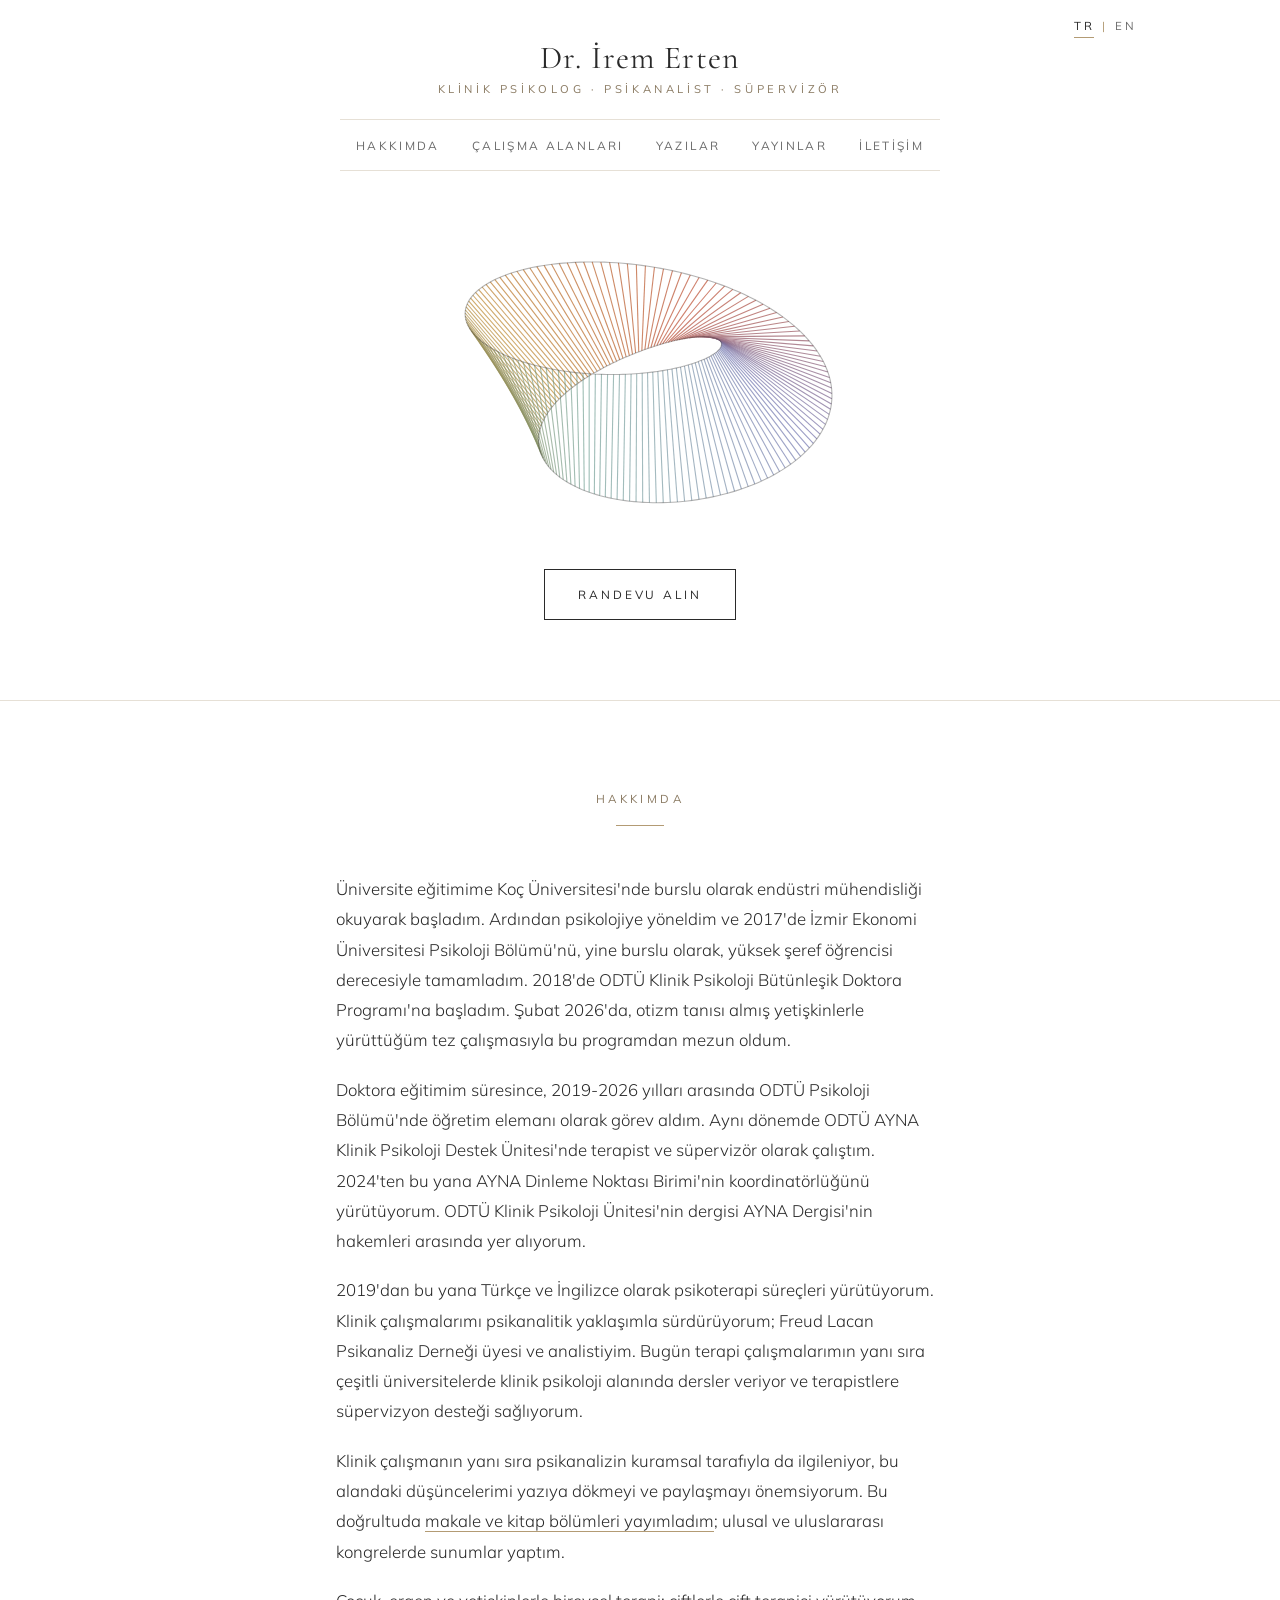
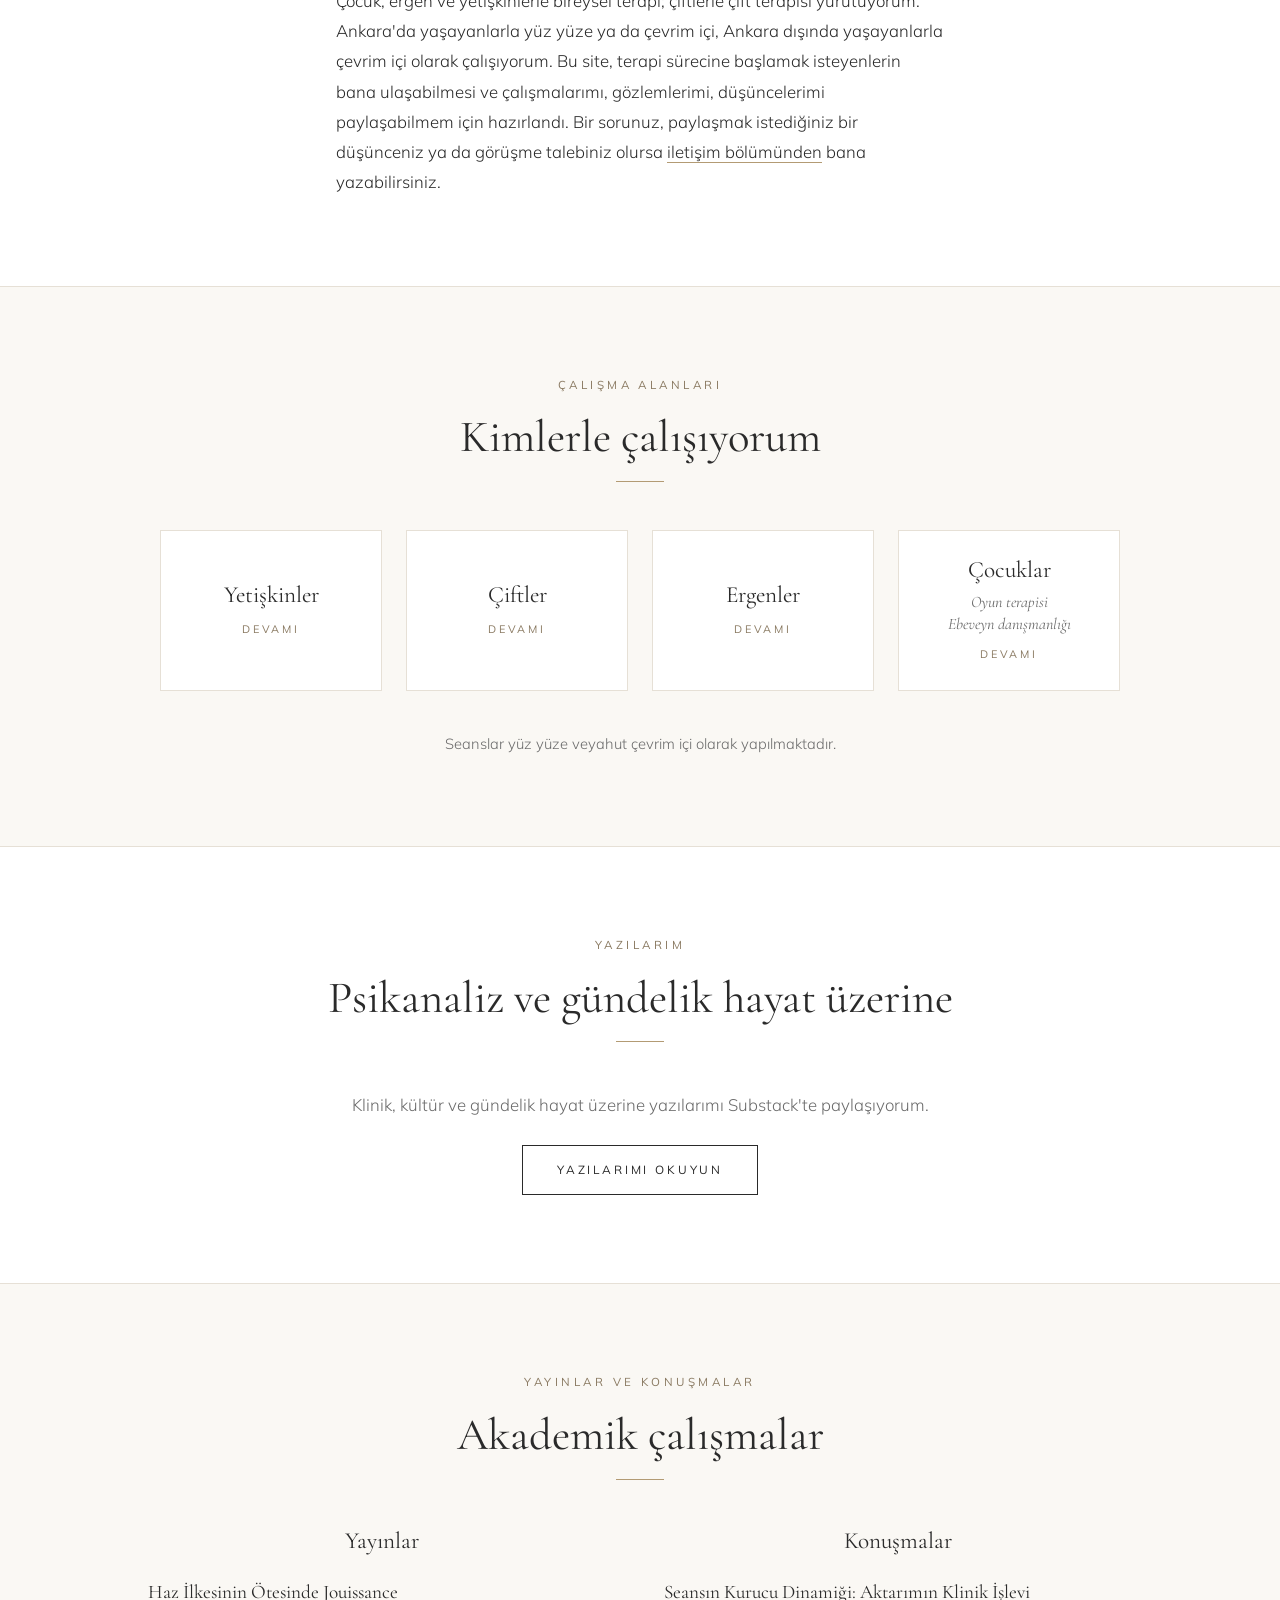
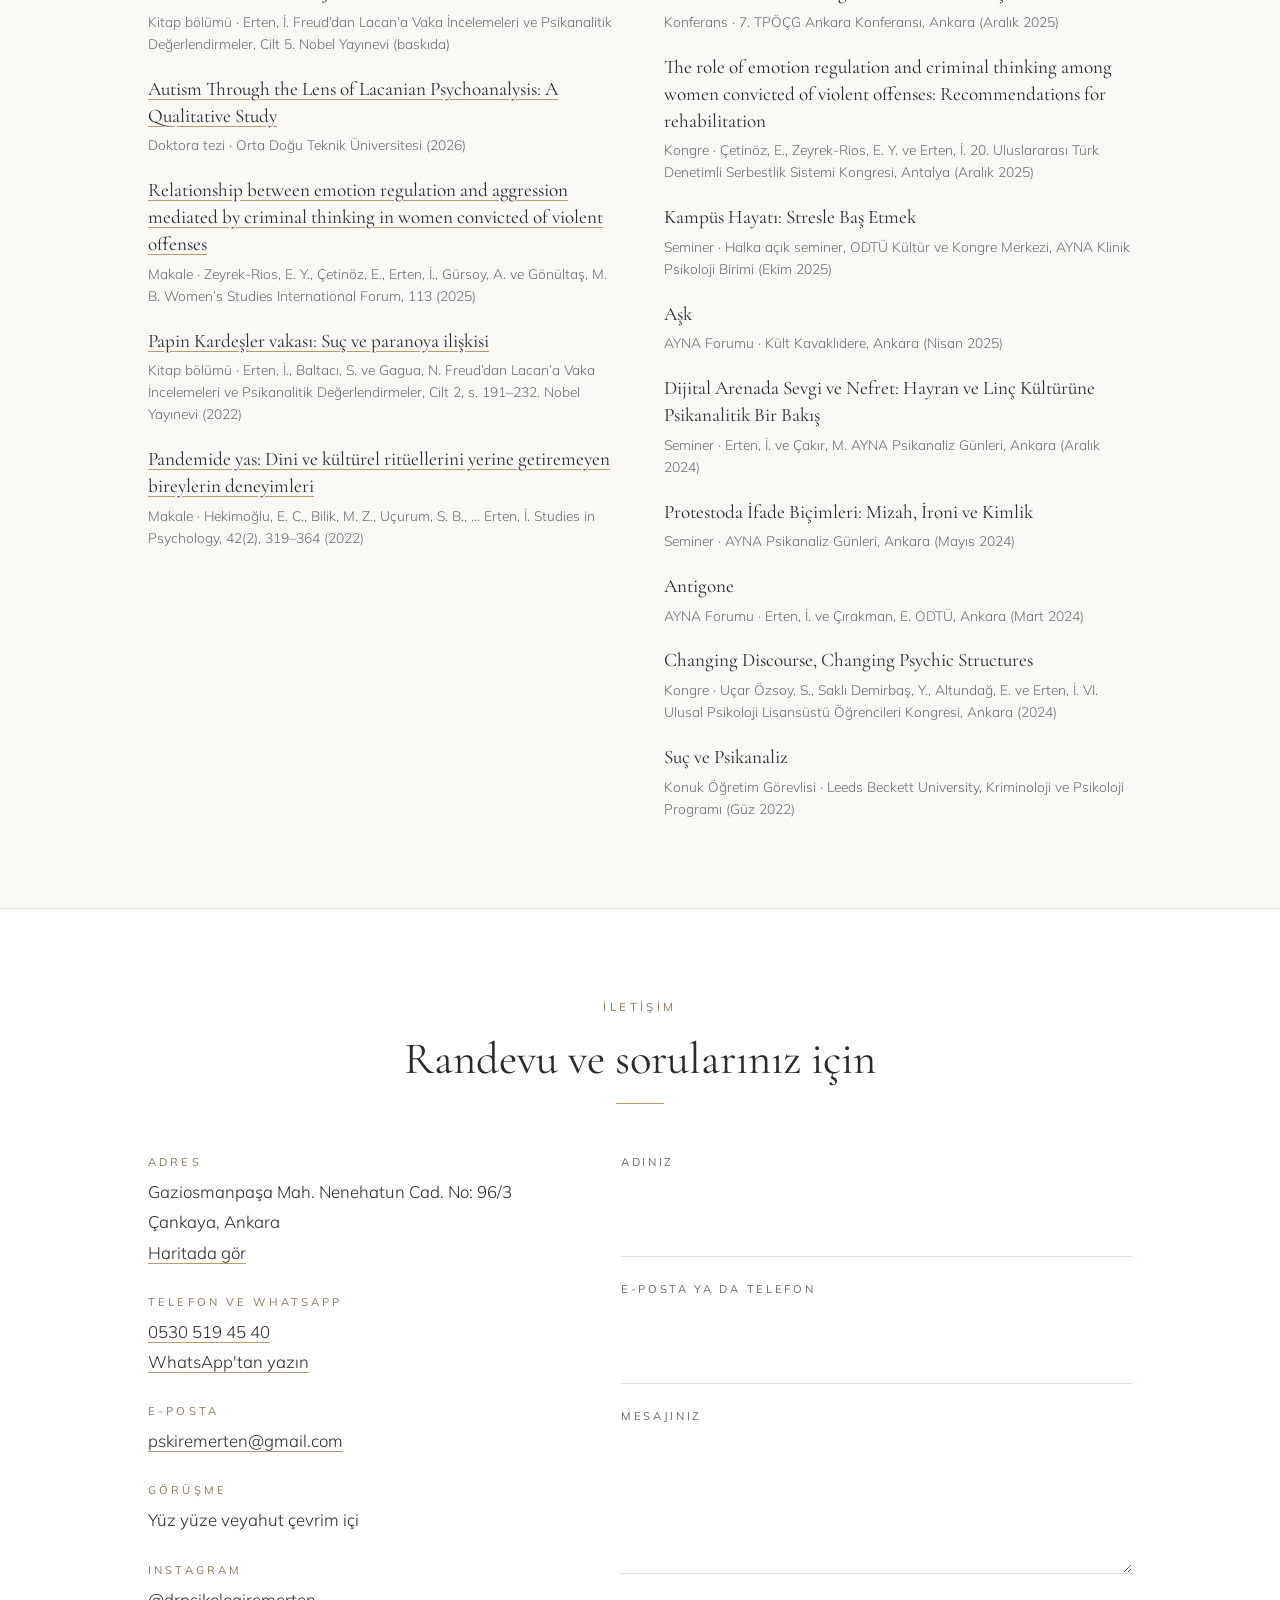
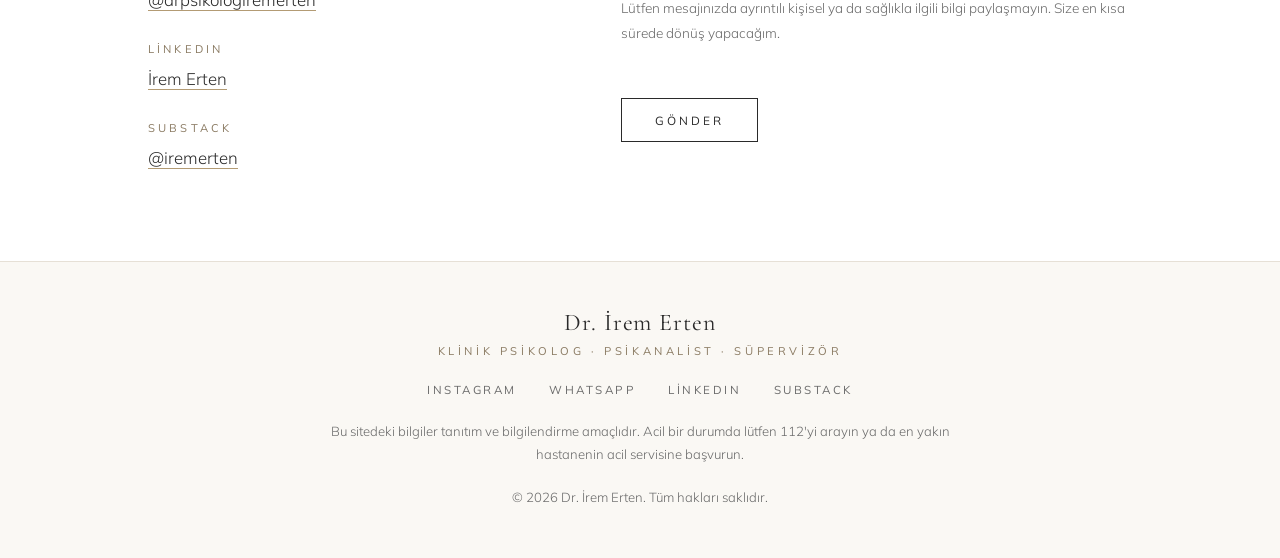
<file: index.html>
<!doctype html>
<html lang="tr">
<head>
<meta charset="utf-8">
<meta name="viewport" content="width=device-width, initial-scale=1, viewport-fit=cover">
<title>Psk. Dr. İrem Erten | Klinik Psikolog, Psikanalist, Ankara</title>
<meta name="claude:viewport-fit-sides" content="cover">
<meta name="description" content="Psk. Dr. İrem Erten, klinik psikolog ve psikanalist. Yetişkin, çift, ergen ve çocuk terapisi, oyun terapisi, ebeveyn danışmanlığı. Ankara'da yüz yüze veya çevrim içi.">
<meta property="og:title" content="Dr. İrem Erten, Klinik Psikolog">
<meta property="og:description" content="Klinik psikolog, psikanalist. Yüz yüze veyahut çevrim içi seanslar.">
<meta property="og:type" content="website">
<meta property="og:locale" content="tr_TR">
<link rel="alternate" hreflang="tr" href="https://iremerten.com/">
<link rel="alternate" hreflang="en" href="https://iremerten.com/en/">
<link rel="alternate" hreflang="x-default" href="https://iremerten.com/">
<link rel="canonical" href="https://iremerten.com/">
<meta property="og:url" content="https://iremerten.com/">
<link rel="preconnect" href="https://fonts.googleapis.com">
<link rel="preconnect" href="https://fonts.gstatic.com" crossorigin>
<link rel="stylesheet" href="https://fonts.googleapis.com/css2?family=Cormorant+Garamond:ital,wght@0,400;0,500;1,400&family=Mulish:wght@300;400;600&display=swap">
<script type="application/ld+json">
{
  "@context": "https://schema.org",
  "@type": "Psychologist",
  "name": "Dr. İrem Erten",
  "url": "https://iremerten.com/",
  "description": "Klinik psikolog. Psikanalitik psikoterapi; yetişkin, çift, ergen ve çocuk terapisi, oyun terapisi, ebeveyn danışmanlığı. Yüz yüze veyahut çevrim içi.",
  "telephone": "+90 530 519 45 40",
  "email": "pskiremerten@gmail.com",
  "address": {
    "@type": "PostalAddress",
    "streetAddress": "Gaziosmanpaşa Mah. Nenehatun Cad. No: 96/3",
    "addressLocality": "Çankaya",
    "addressRegion": "Ankara",
    "addressCountry": "TR"
  },
  "areaServed": ["Ankara", "Türkiye"],
  "knowsLanguage": ["tr", "en"],
  "sameAs": ["https://www.instagram.com/drpsikologiremerten/", "https://www.linkedin.com/in/irem-erten-0206342b", "https://substack.com/@iremerten"]
}
</script>
<link rel="stylesheet" href="style.css">
</head>
<body>

<header class="site">
  <div class="wrap">
    <p class="lang"><a href="#" aria-current="page">TR</a><span aria-hidden="true">|</span><a href="en/" lang="en" hreflang="en" aria-label="English version">EN</a></p>
    <a class="logo" href="#"><strong>Dr. İrem Erten</strong><span>KLİNİK PSİKOLOG · PSİKANALİST · SÜPERVİZÖR</span></a>
    <nav aria-label="Sayfa bölümleri">
      <ul>
        <li><a href="#hakkimda">Hakkımda</a></li>
        <li><a href="#calisma">Çalışma alanları</a></li>
        <li><a href="#yazilar">Yazılar</a></li>
        <li><a href="#yayinlar">Yayınlar</a></li>
        <li><a href="#iletisim">İletişim</a></li>
      </ul>
    </nav>
  </div>
</header>

<main>
  <section class="hero">
    <div class="wrap">
      <canvas class="mobius" id="mobius" role="img" aria-label="Yavaşça dönen bir Möbius şeridi çizimi"></canvas>
      <a class="btn" href="#iletisim">Randevu alın</a>
    </div>
  </section>

  <section class="block" id="hakkimda">
    <div class="wrap">
      <div class="head"><p class="kicker">Hakkımda</p><span class="rule"></span></div>
      <div class="prose">
        <p>Üniversite eğitimime Koç Üniversitesi'nde burslu olarak endüstri mühendisliği okuyarak başladım. Ardından psikolojiye yöneldim ve 2017'de İzmir Ekonomi Üniversitesi Psikoloji Bölümü'nü, yine burslu olarak, yüksek şeref öğrencisi derecesiyle tamamladım. 2018'de ODTÜ Klinik Psikoloji Bütünleşik Doktora Programı'na başladım. Şubat 2026'da, otizm tanısı almış yetişkinlerle yürüttüğüm tez çalışmasıyla bu programdan mezun oldum.</p>
        <p>Doktora eğitimim süresince, 2019-2026 yılları arasında ODTÜ Psikoloji Bölümü'nde öğretim elemanı olarak görev aldım. Aynı dönemde ODTÜ AYNA Klinik Psikoloji Destek Ünitesi'nde terapist ve süpervizör olarak çalıştım. 2024'ten bu yana AYNA Dinleme Noktası Birimi'nin koordinatörlüğünü yürütüyorum. ODTÜ Klinik Psikoloji Ünitesi'nin dergisi AYNA Dergisi'nin hakemleri arasında yer alıyorum.</p>
        <p>2019'dan bu yana Türkçe ve İngilizce olarak psikoterapi süreçleri yürütüyorum. Klinik çalışmalarımı psikanalitik yaklaşımla sürdürüyorum; Freud Lacan Psikanaliz Derneği üyesi ve analistiyim. Bugün terapi çalışmalarımın yanı sıra çeşitli üniversitelerde klinik psikoloji alanında dersler veriyor ve terapistlere süpervizyon desteği sağlıyorum.</p>
        <p>Klinik çalışmanın yanı sıra psikanalizin kuramsal tarafıyla da ilgileniyor, bu alandaki düşüncelerimi yazıya dökmeyi ve paylaşmayı önemsiyorum. Bu doğrultuda <a href="#yayinlar">makale ve kitap bölümleri yayımladım</a>; ulusal ve uluslararası kongrelerde sunumlar yaptım.</p>
        <p>Çocuk, ergen ve yetişkinlerle bireysel terapi; çiftlerle çift terapisi yürütüyorum. Ankara'da yaşayanlarla yüz yüze ya da çevrim içi, Ankara dışında yaşayanlarla çevrim içi olarak çalışıyorum. Bu site, terapi sürecine başlamak isteyenlerin bana ulaşabilmesi ve çalışmalarımı, gözlemlerimi, düşüncelerimi paylaşabilmem için hazırlandı. Bir sorunuz, paylaşmak istediğiniz bir düşünceniz ya da görüşme talebiniz olursa <a href="#iletisim">iletişim bölümünden</a> bana yazabilirsiniz.</p>
      </div>
    </div>
  </section>

  <section class="block tint" id="calisma">
    <div class="wrap">
      <div class="head"><p class="kicker">Çalışma alanları</p><h2>Kimlerle çalışıyorum</h2><span class="rule"></span></div>
      <ul class="groups">
        <li><a href="yetiskin.html"><h3>Yetişkinler</h3><span class="more">Devamı</span></a></li>
        <li><a href="cift.html"><h3>Çiftler</h3><span class="more">Devamı</span></a></li>
        <li><a href="ergen.html"><h3>Ergenler</h3><span class="more">Devamı</span></a></li>
        <li><a href="cocuk.html"><h3>Çocuklar</h3><span class="detail">Oyun terapisi<br>Ebeveyn danışmanlığı</span><span class="more">Devamı</span></a></li>
      </ul>
      <p class="center-note">Seanslar yüz yüze veyahut çevrim içi olarak yapılmaktadır.</p>
    </div>
  </section>

  <section class="block" id="yazilar">
    <div class="wrap">
      <div class="head"><p class="kicker">Yazılarım</p><h2>Psikanaliz ve gündelik hayat üzerine</h2><span class="rule"></span></div>
      <div class="writing">
        <p>Klinik, kültür ve gündelik hayat üzerine yazılarımı Substack'te paylaşıyorum.</p>
        <a class="btn" href="https://substack.com/@iremerten" target="_blank" rel="noopener">Yazılarımı okuyun</a>
      </div>
    </div>
  </section>

  <section class="block tint" id="yayinlar">
    <div class="wrap">
      <div class="head"><p class="kicker">Yayınlar ve konuşmalar</p><h2>Akademik çalışmalar</h2><span class="rule"></span></div>
      <div class="pubs">
        <div class="pub-group">
          <h3>Yayınlar</h3>
          <ul>
            <li>Haz İlkesinin Ötesinde Jouissance<span class="meta">Kitap bölümü · Erten, İ. Freud’dan Lacan’a Vaka İncelemeleri ve Psikanalitik Değerlendirmeler, Cilt 5. Nobel Yayınevi (baskıda)</span></li>
            <li><a href="https://open.metu.edu.tr/handle/11511/118392" target="_blank" rel="noopener">Autism Through the Lens of Lacanian Psychoanalysis: A Qualitative Study</a><span class="meta">Doktora tezi · Orta Doğu Teknik Üniversitesi (2026)</span></li>
            <li><a href="https://avesis.metu.edu.tr/yayin/4037ac73-f4d2-4137-988c-cfc64ae74b8a/relationship-between-emotion-regulation-and-aggression-mediated-by-criminal-thinking-in-women-convicted-of-violent-offenses" target="_blank" rel="noopener">Relationship between emotion regulation and aggression mediated by criminal thinking in women convicted of violent offenses</a><span class="meta">Makale · Zeyrek-Rios, E. Y., Çetinöz, E., Erten, İ., Gürsoy, A. ve Gönültaş, M. B. Women’s Studies International Forum, 113 (2025)</span></li>
            <li><a href="https://open.metu.edu.tr/handle/11511/99337" target="_blank" rel="noopener">Papin Kardeşler vakası: Suç ve paranoya ilişkisi</a><span class="meta">Kitap bölümü · Erten, İ., Baltacı, S. ve Gagua, N. Freud’dan Lacan’a Vaka İncelemeleri ve Psikanalitik Değerlendirmeler, Cilt 2, s. 191–232. Nobel Yayınevi (2022)</span></li>
            <li><a href="https://doi.org/10.26650/SP2021-899771" target="_blank" rel="noopener">Pandemide yas: Dini ve kültürel ritüellerini yerine getiremeyen bireylerin deneyimleri</a><span class="meta">Makale · Hekimoğlu, E. C., Bilik, M. Z., Uçurum, S. B., … Erten, İ. Studies in Psychology, 42(2), 319–364 (2022)</span></li>
          </ul>
        </div>
        <div class="pub-group">
          <h3>Konuşmalar</h3>
          <ul>
            <li>Seansın Kurucu Dinamiği: Aktarımın Klinik İşlevi<span class="meta">Konferans · 7. TPÖÇG Ankara Konferansı, Ankara (Aralık 2025)</span></li>
            <li>The role of emotion regulation and criminal thinking among women convicted of violent offenses: Recommendations for rehabilitation<span class="meta">Kongre · Çetinöz, E., Zeyrek-Rios, E. Y. ve Erten, İ. 20. Uluslararası Türk Denetimli Serbestlik Sistemi Kongresi, Antalya (Aralık 2025)</span></li>
            <li>Kampüs Hayatı: Stresle Baş Etmek<span class="meta">Seminer · Halka açık seminer, ODTÜ Kültür ve Kongre Merkezi, AYNA Klinik Psikoloji Birimi (Ekim 2025)</span></li>
            <li>Aşk<span class="meta">AYNA Forumu · Kült Kavaklıdere, Ankara (Nisan 2025)</span></li>
            <li>Dijital Arenada Sevgi ve Nefret: Hayran ve Linç Kültürüne Psikanalitik Bir Bakış<span class="meta">Seminer · Erten, İ. ve Çakır, M. AYNA Psikanaliz Günleri, Ankara (Aralık 2024)</span></li>
            <li>Protestoda İfade Biçimleri: Mizah, İroni ve Kimlik<span class="meta">Seminer · AYNA Psikanaliz Günleri, Ankara (Mayıs 2024)</span></li>
            <li>Antigone<span class="meta">AYNA Forumu · Erten, İ. ve Çırakman, E. ODTÜ, Ankara (Mart 2024)</span></li>
            <li>Changing Discourse, Changing Psychic Structures<span class="meta">Kongre · Uçar Özsoy, S., Saklı Demirbaş, Y., Altundağ, E. ve Erten, İ. VI. Ulusal Psikoloji Lisansüstü Öğrencileri Kongresi, Ankara (2024)</span></li>
            <li>Suç ve Psikanaliz<span class="meta">Konuk Öğretim Görevlisi · Leeds Beckett University, Kriminoloji ve Psikoloji Programı (Güz 2022)</span></li>
          </ul>
        </div>
      </div>
    </div>
  </section>

  <section class="block" id="iletisim">
    <div class="wrap">
      <div class="head"><p class="kicker">İletişim</p><h2>Randevu ve sorularınız için</h2><span class="rule"></span></div>
      <div class="contact">
        <dl>
          <div><dt>Adres</dt><dd>Gaziosmanpaşa Mah. Nenehatun Cad. No: 96/3<br>Çankaya, Ankara<br><a href="https://www.google.com/maps/search/?api=1&query=Nenehatun+Caddesi+96+Gaziosmanpa%C5%9Fa+%C3%87ankaya+Ankara" target="_blank" rel="noopener">Haritada gör</a></dd></div>
          <div><dt>Telefon ve WhatsApp</dt><dd><a href="tel:+905305194540">0530 519 45 40</a><br><a href="https://wa.me/905305194540" target="_blank" rel="noopener">WhatsApp'tan yazın</a></dd></div>
          <div><dt>E-posta</dt><dd><a href="mailto:pskiremerten@gmail.com">pskiremerten@gmail.com</a></dd></div>
          <div><dt>Görüşme</dt><dd>Yüz yüze veyahut çevrim içi</dd></div><div><dt>Instagram</dt><dd><a href="https://www.instagram.com/drpsikologiremerten/" target="_blank" rel="noopener">@drpsikologiremerten</a></dd></div><div><dt>LinkedIn</dt><dd><a href="https://www.linkedin.com/in/irem-erten-0206342b" target="_blank" rel="noopener">İrem Erten</a></dd></div><div><dt>Substack</dt><dd><a href="https://substack.com/@iremerten" target="_blank" rel="noopener">@iremerten</a></dd></div>
        </dl>
        <form id="contact-form">
          <label for="f-name">Adınız<input id="f-name" name="name" autocomplete="name" required></label>
          <label for="f-contact">E-posta ya da telefon<input id="f-contact" name="contact" required></label>
          <label for="f-message">Mesajınız<textarea id="f-message" name="message" required></textarea></label>
          <p class="form-hint">Lütfen mesajınızda ayrıntılı kişisel ya da sağlıkla ilgili bilgi paylaşmayın. Size en kısa sürede dönüş yapacağım.</p>
          <div><button class="btn" type="submit">Gönder</button></div>
          <p class="form-status" id="form-status" role="status" hidden></p>
        </form>
      </div>
    </div>
  </section>
</main>

<footer>
  <div class="wrap">
    <a class="logo" href="#"><strong>Dr. İrem Erten</strong><span>KLİNİK PSİKOLOG · PSİKANALİST · SÜPERVİZÖR</span></a>
    <ul class="social">
      <li><a href="https://www.instagram.com/drpsikologiremerten/" target="_blank" rel="noopener">Instagram</a></li>
      <li><a href="https://wa.me/905305194540" target="_blank" rel="noopener">WhatsApp</a></li>
      <li><a href="https://www.linkedin.com/in/irem-erten-0206342b" target="_blank" rel="noopener">LinkedIn</a></li>
      <li><a href="https://substack.com/@iremerten" target="_blank" rel="noopener">Substack</a></li>
    </ul>
    <p class="fine">Bu sitedeki bilgiler tanıtım ve bilgilendirme amaçlıdır. Acil bir durumda lütfen 112'yi arayın ya da en yakın hastanenin acil servisine başvurun.</p>
    <p class="fine">© 2026 Dr. İrem Erten. Tüm hakları saklıdır.</p>
  </div>
</footer>

<script>
(function () {
  var canvas = document.getElementById('mobius');
  var ctx = canvas.getContext('2d');
  var still = window.matchMedia && window.matchMedia('(prefers-reduced-motion: reduce)').matches;
  var R = 1, W = 0.5, RULINGS = 140, tilt = 0.5, angle = 0.9;
  function size() {
    var r = canvas.getBoundingClientRect(), d = window.devicePixelRatio || 1;
    canvas.width = Math.round(r.width * d); canvas.height = Math.round(r.height * d);
  }
  function point(t, s, a) {
    var x = (R + s * Math.cos(t / 2)) * Math.cos(t), y = (R + s * Math.cos(t / 2)) * Math.sin(t), z = s * Math.sin(t / 2);
    var x1 = x * Math.cos(a) - y * Math.sin(a), y1 = x * Math.sin(a) + y * Math.cos(a);
    var y2 = y1 * Math.cos(tilt) - z * Math.sin(tilt), z2 = y1 * Math.sin(tilt) + z * Math.cos(tilt);
    return [x1, z2, y2];
  }
  var STOPS = [[201, 112, 92], [196, 150, 70], [84, 140, 126], [104, 108, 170], [201, 112, 92]];
  function colorAt(u) {
    var x = u * (STOPS.length - 1), k = Math.min(Math.floor(x), STOPS.length - 2), f = x - k, a = STOPS[k], b = STOPS[k + 1];
    return [0, 1, 2].map(function (n) { return Math.round(a[n] + (b[n] - a[n]) * f); });
  }
  function draw() {
    var w = canvas.width, h = canvas.height, sc = Math.min(w * 0.46 / (R + W), h * 0.46 / ((R + W) * Math.sin(tilt) + W * Math.cos(tilt)));
    ctx.clearRect(0, 0, w, h);
    ctx.lineWidth = Math.max(1, (window.devicePixelRatio || 1) * 1.1);
    for (var i = 0; i < RULINGS; i++) {
      var t = (i / RULINGS) * Math.PI * 2;
      var p = point(t, -W, angle), q = point(t, W, angle);
      var depth = ((p[2] + q[2]) / 2 + 1.4) / 2.8;
      var c = colorAt(i / RULINGS);
      ctx.strokeStyle = 'rgba(' + c[0] + ',' + c[1] + ',' + c[2] + ',' + (0.45 + 0.55 * depth).toFixed(3) + ')';
      ctx.beginPath();
      ctx.moveTo(w / 2 + p[0] * sc, h / 2 - p[1] * sc);
      ctx.lineTo(w / 2 + q[0] * sc, h / 2 - q[1] * sc);
      ctx.stroke();
    }
    ctx.strokeStyle = 'rgba(42,42,42,.35)';
    ctx.beginPath();
    for (var j = 0; j <= 400; j++) {
      var e = point((j / 400) * Math.PI * 4, W, angle);
      var X = w / 2 + e[0] * sc, Y = h / 2 - e[1] * sc;
      if (j === 0) ctx.moveTo(X, Y); else ctx.lineTo(X, Y);
    }
    ctx.stroke();
  }
  function loop() { angle += 0.0025; draw(); requestAnimationFrame(loop); }
  size(); draw();
  window.addEventListener('resize', function () { size(); draw(); });
  if (!still) requestAnimationFrame(loop);
})();

document.getElementById('contact-form').addEventListener('submit', function (e) {
  e.preventDefault();
  var f = e.target, s = document.getElementById('form-status');
  var body = 'Ad: ' + f.name.value + '\nİletişim: ' + f.contact.value + '\n\n' + f.message.value;
  location.href = 'mailto:pskiremerten@gmail.com?subject=' + encodeURIComponent('Web sitesinden mesaj') + '&body=' + encodeURIComponent(body);
  s.textContent = 'E-posta uygulamanız açılıyor. Açılmazsa pskiremerten@gmail.com adresine doğrudan yazabilirsiniz.';
  s.hidden = false;
});
</script>
</body>
</html>
</file>
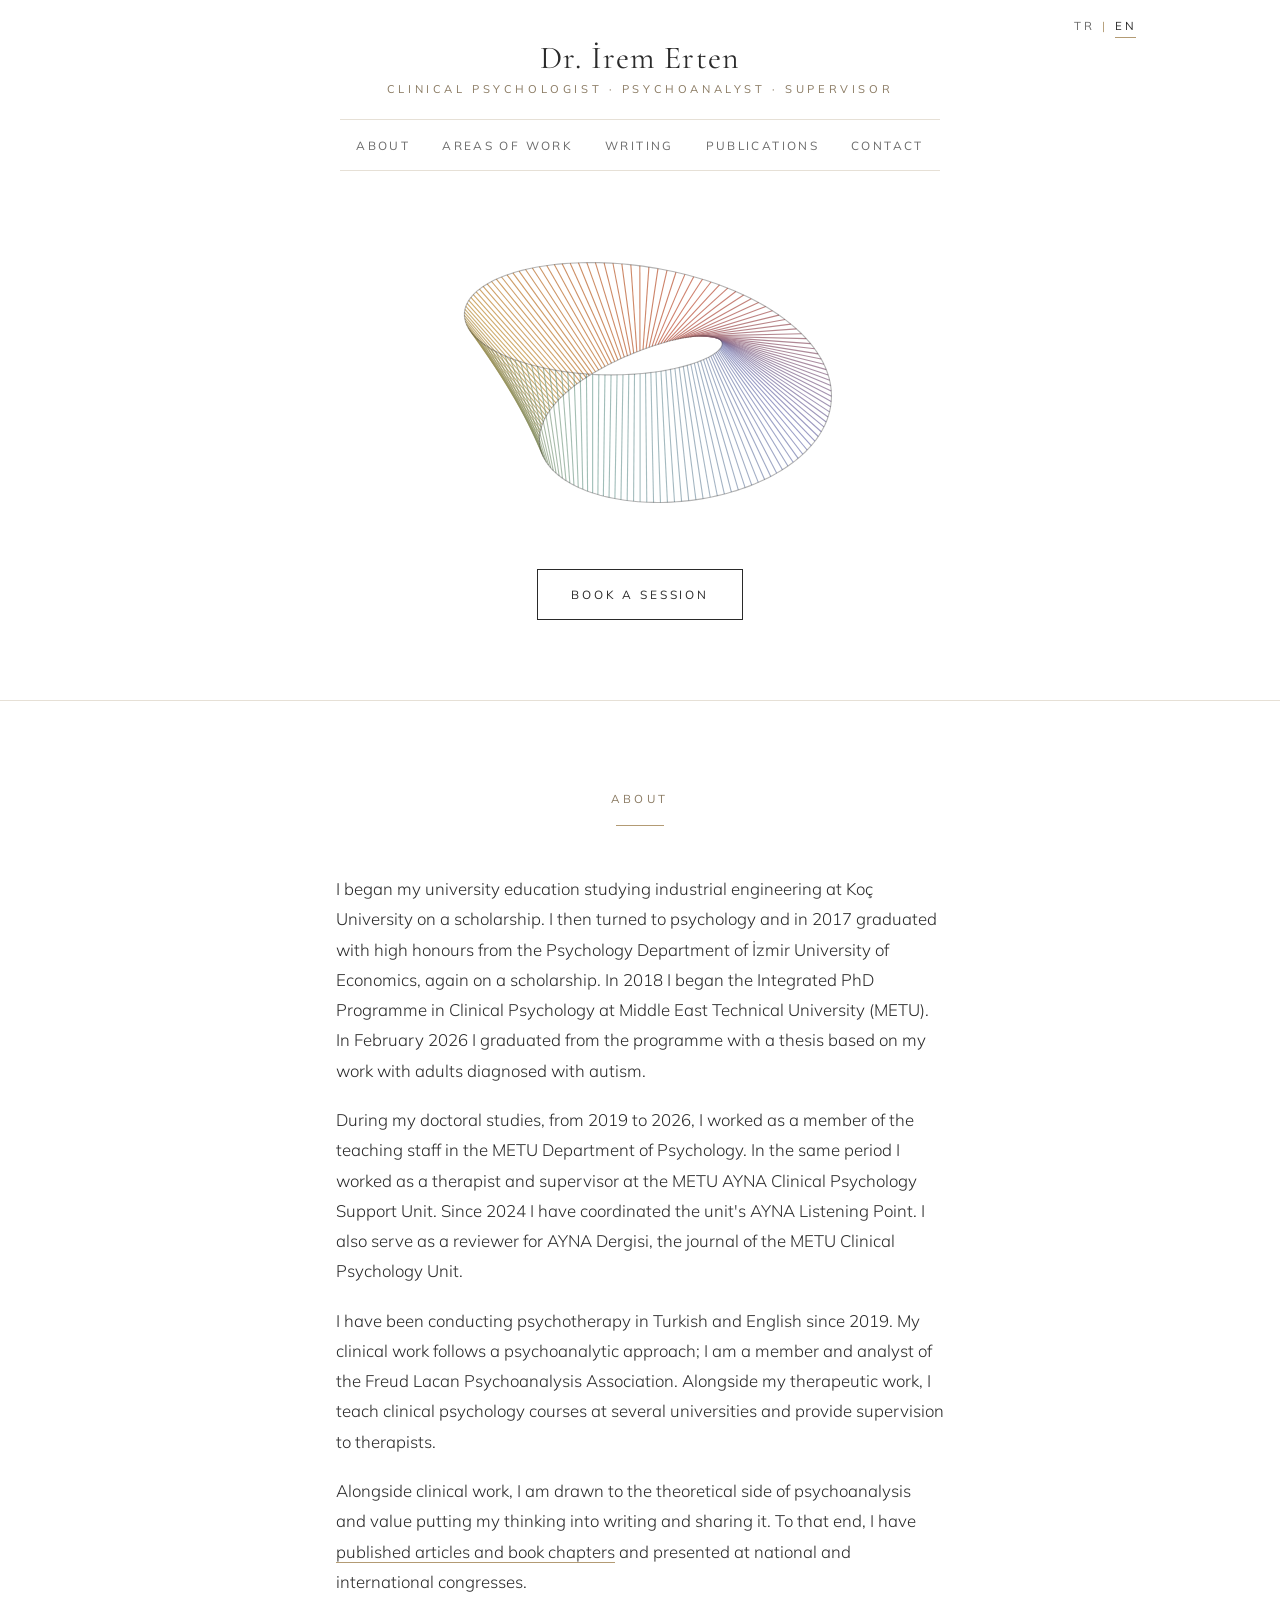
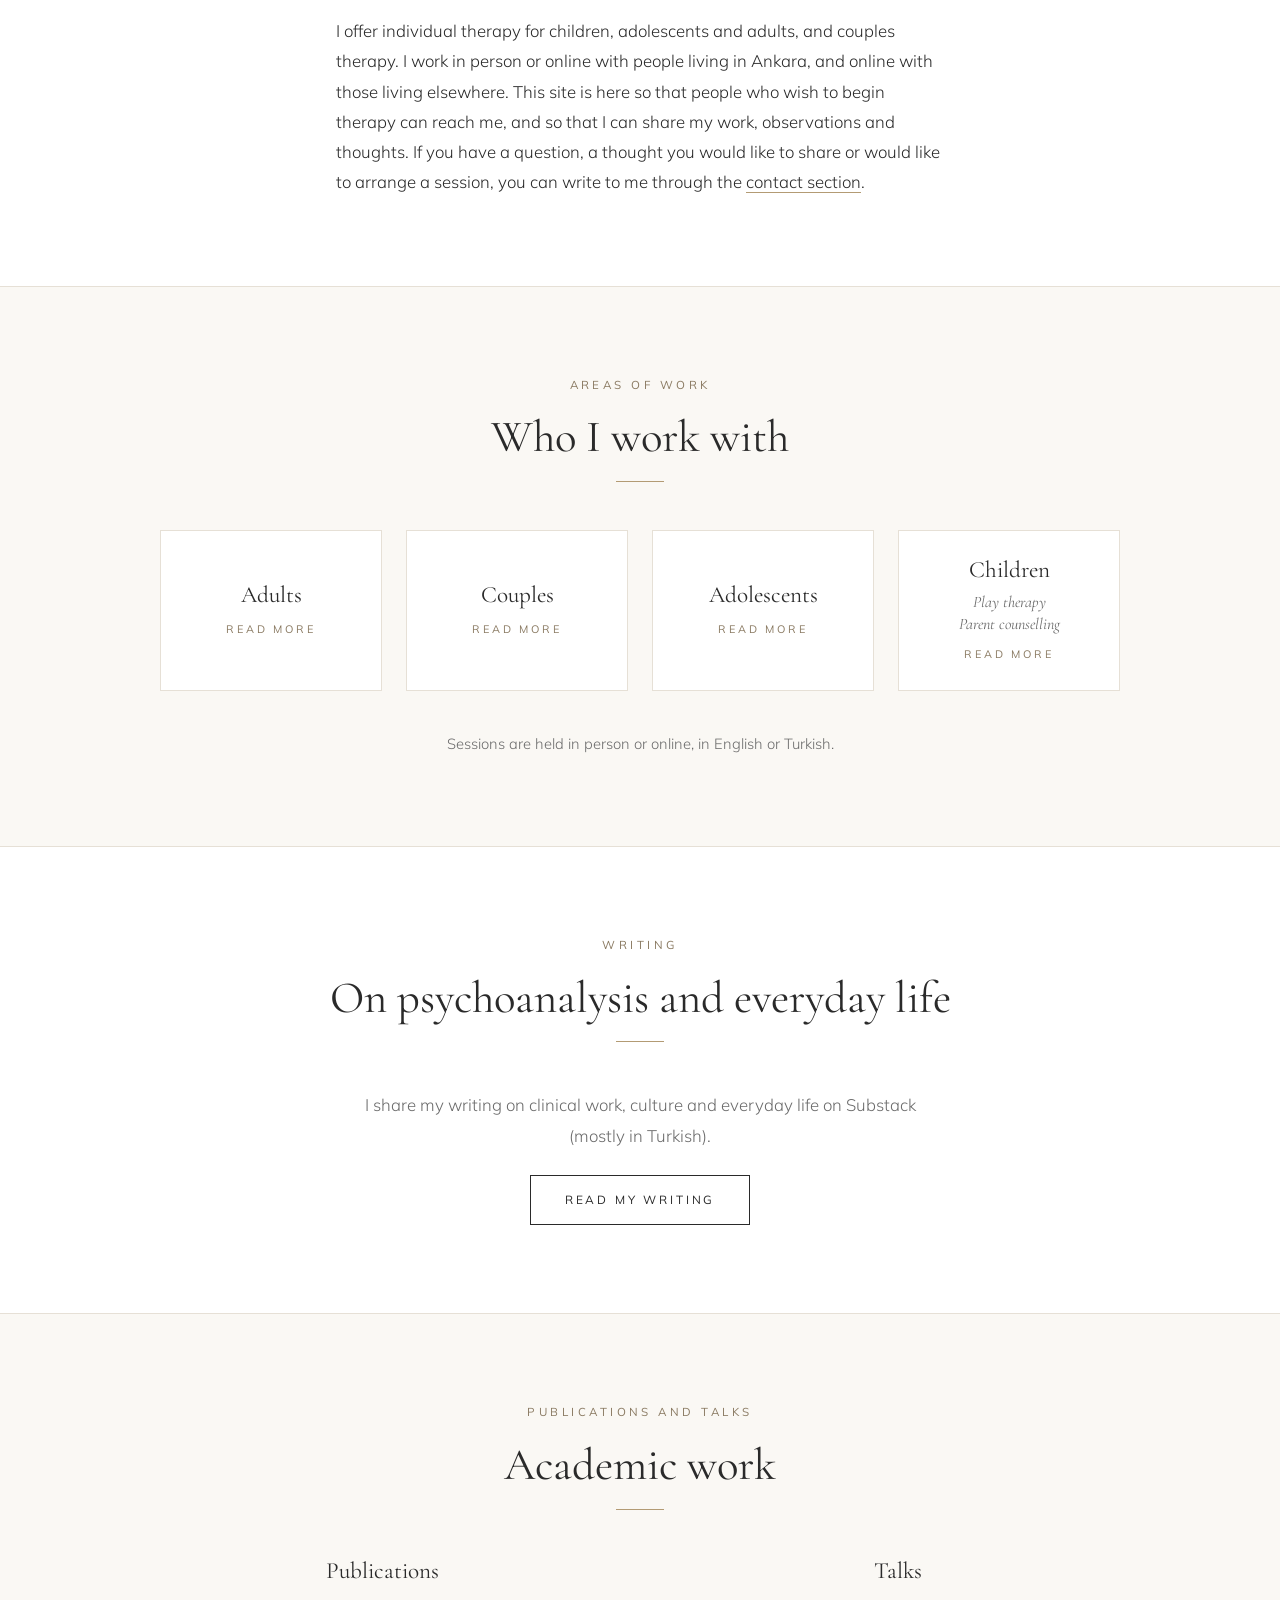
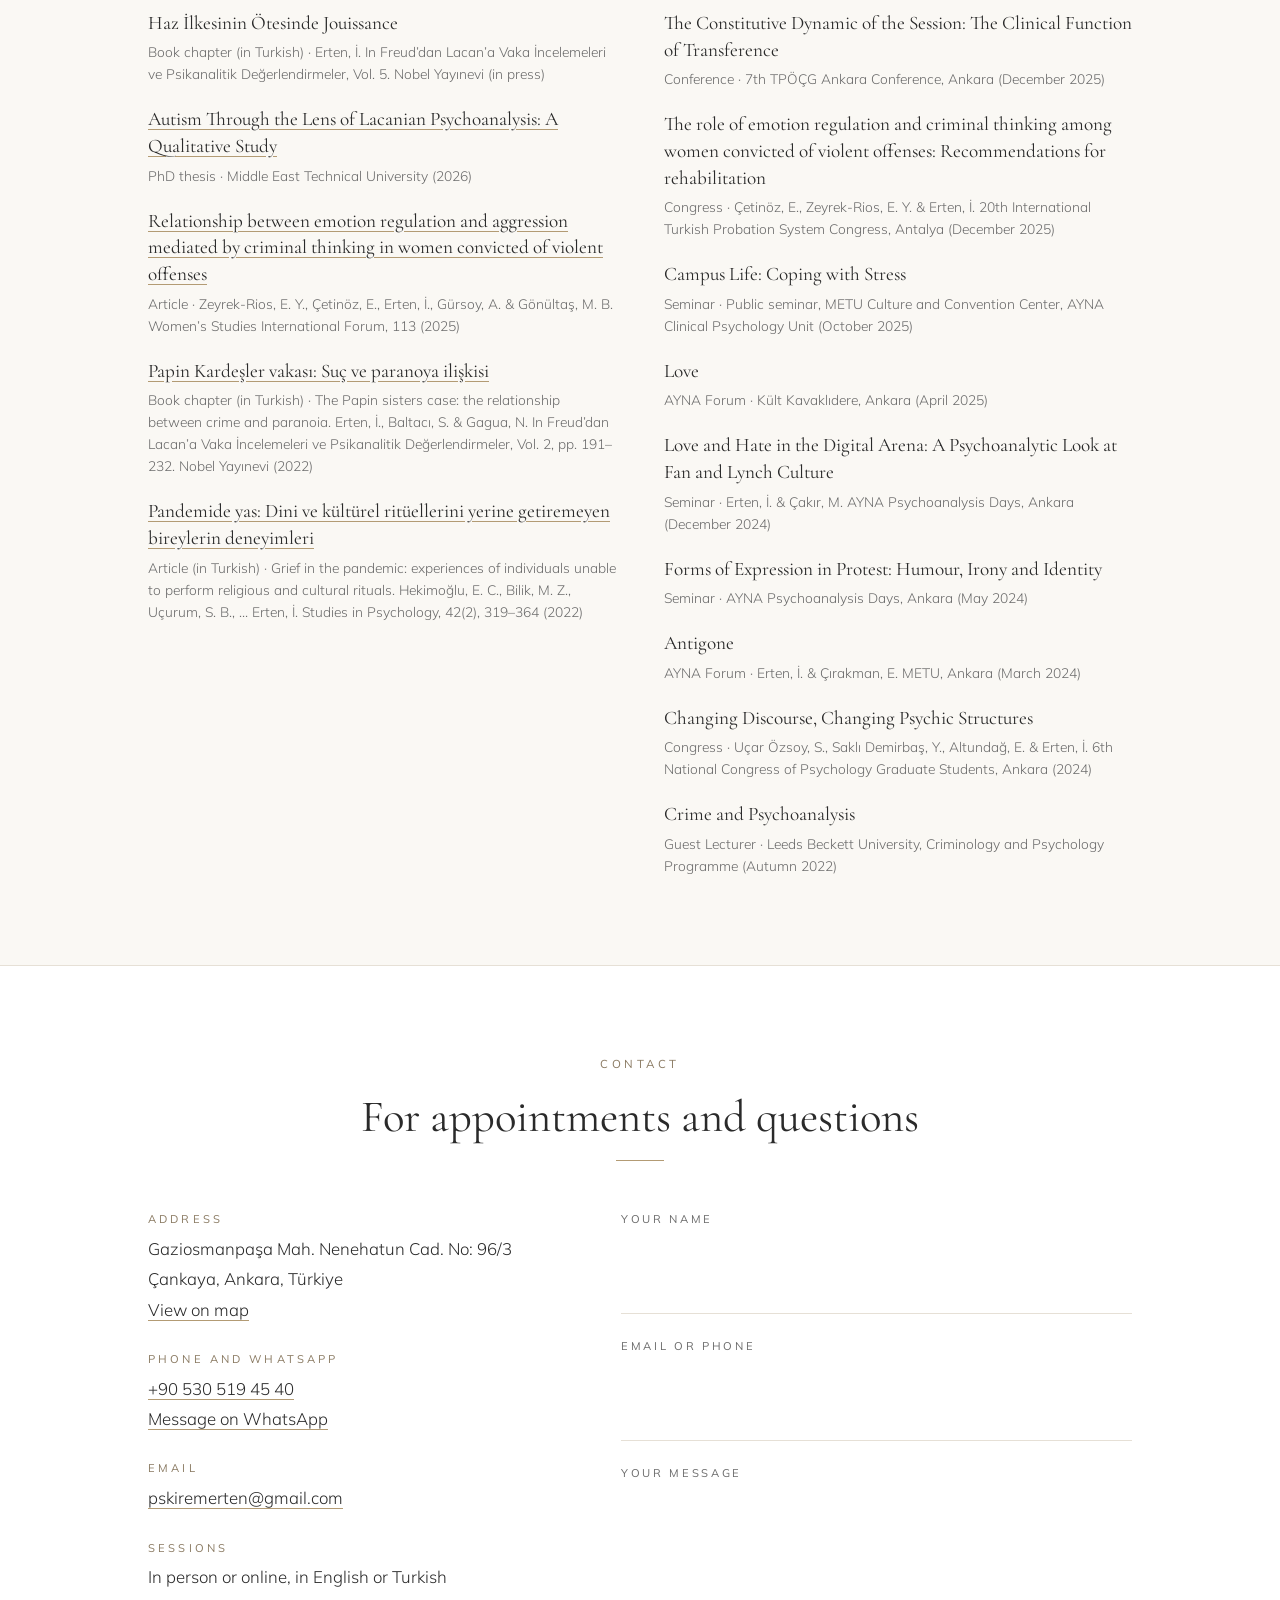
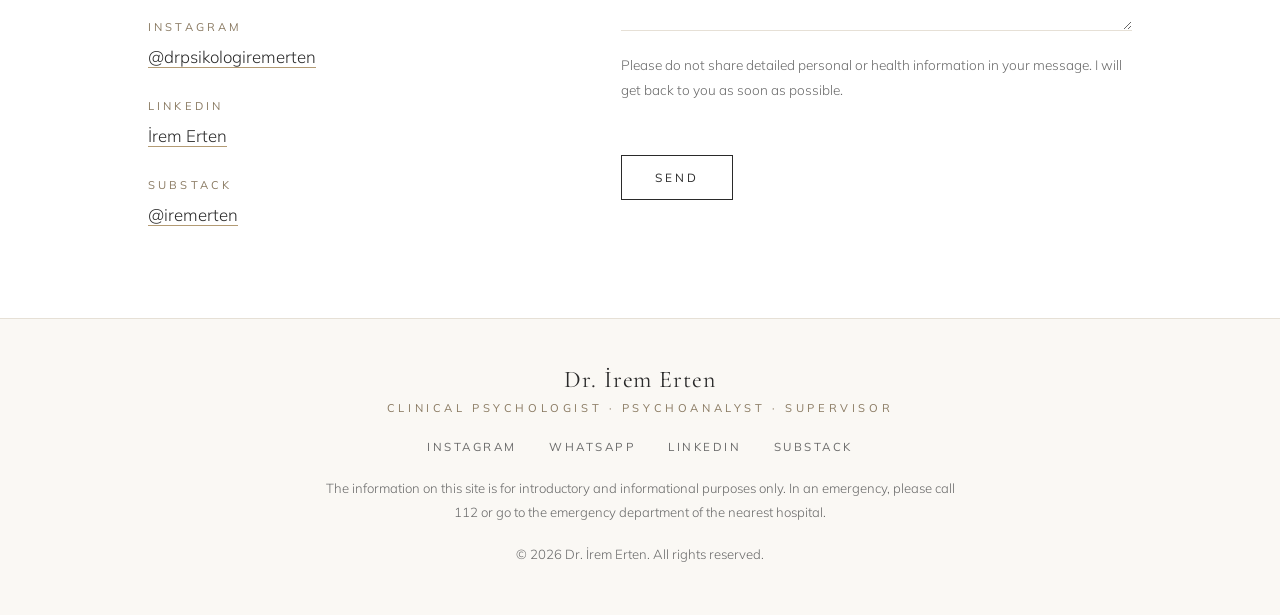
<file: en/index.html>
<!doctype html>
<html lang="en">
<head>
<meta charset="utf-8">
<meta name="viewport" content="width=device-width, initial-scale=1, viewport-fit=cover">
<title>English-Speaking Psychologist in Ankara | Dr. İrem Erten, Clinical Psychologist</title>
<meta name="description" content="Dr. İrem Erten, clinical psychologist and psychoanalyst. Therapy for adults, couples, adolescents and children, in English or Turkish. In person in Ankara or online.">
<meta property="og:title" content="Dr. İrem Erten, Clinical Psychologist">
<meta property="og:description" content="Clinical psychologist, psychoanalyst. Sessions in person or online.">
<meta property="og:type" content="website">
<meta property="og:locale" content="en_GB">
<link rel="alternate" hreflang="tr" href="https://iremerten.com/">
<link rel="alternate" hreflang="en" href="https://iremerten.com/en/">
<link rel="alternate" hreflang="x-default" href="https://iremerten.com/">
<link rel="canonical" href="https://iremerten.com/en/">
<meta property="og:url" content="https://iremerten.com/en/">
<link rel="preconnect" href="https://fonts.googleapis.com">
<link rel="preconnect" href="https://fonts.gstatic.com" crossorigin>
<link rel="stylesheet" href="https://fonts.googleapis.com/css2?family=Cormorant+Garamond:ital,wght@0,400;0,500;1,400&family=Mulish:wght@300;400;600&display=swap">
<link rel="stylesheet" href="../style.css">
</head>
<body>

<header class="site">
  <div class="wrap">
    <p class="lang"><a href="../" lang="tr" hreflang="tr" aria-label="Türkçe sürüm">TR</a><span aria-hidden="true">|</span><a href="#" aria-current="page">EN</a></p>
    <a class="logo" href="#"><strong>Dr. İrem Erten</strong><span>CLINICAL PSYCHOLOGIST · PSYCHOANALYST · SUPERVISOR</span></a>
    <nav aria-label="Page sections">
      <ul>
        <li><a href="#about">About</a></li>
        <li><a href="#work">Areas of work</a></li>
        <li><a href="#writing">Writing</a></li>
        <li><a href="#publications">Publications</a></li>
        <li><a href="#contact">Contact</a></li>
      </ul>
    </nav>
  </div>
</header>

<main>
  <section class="hero">
    <div class="wrap">
      <canvas class="mobius" id="mobius" role="img" aria-label="A slowly rotating line drawing of a Möbius strip"></canvas>
      <a class="btn" href="#contact">Book a session</a>
    </div>
  </section>

  <section class="block" id="about">
    <div class="wrap">
      <div class="head"><p class="kicker">About</p><span class="rule"></span></div>
      <div class="prose">
        <p>I began my university education studying industrial engineering at Koç University on a scholarship. I then turned to psychology and in 2017 graduated with high honours from the Psychology Department of İzmir University of Economics, again on a scholarship. In 2018 I began the Integrated PhD Programme in Clinical Psychology at Middle East Technical University (METU). In February 2026 I graduated from the programme with a thesis based on my work with adults diagnosed with autism.</p>
        <p>During my doctoral studies, from 2019 to 2026, I worked as a member of the teaching staff in the METU Department of Psychology. In the same period I worked as a therapist and supervisor at the METU AYNA Clinical Psychology Support Unit. Since 2024 I have coordinated the unit's AYNA Listening Point. I also serve as a reviewer for AYNA Dergisi, the journal of the METU Clinical Psychology Unit.</p>
        <p>I have been conducting psychotherapy in Turkish and English since 2019. My clinical work follows a psychoanalytic approach; I am a member and analyst of the Freud Lacan Psychoanalysis Association. Alongside my therapeutic work, I teach clinical psychology courses at several universities and provide supervision to therapists.</p>
        <p>Alongside clinical work, I am drawn to the theoretical side of psychoanalysis and value putting my thinking into writing and sharing it. To that end, I have <a href="#publications">published articles and book chapters</a> and presented at national and international congresses.</p>
        <p>I offer individual therapy for children, adolescents and adults, and couples therapy. I work in person or online with people living in Ankara, and online with those living elsewhere. This site is here so that people who wish to begin therapy can reach me, and so that I can share my work, observations and thoughts. If you have a question, a thought you would like to share or would like to arrange a session, you can write to me through the <a href="#contact">contact section</a>.</p>
      </div>
    </div>
  </section>

  <section class="block tint" id="work">
    <div class="wrap">
      <div class="head"><p class="kicker">Areas of work</p><h2>Who I work with</h2><span class="rule"></span></div>
      <ul class="groups">
        <li><a href="adults.html"><h3>Adults</h3><span class="more">Read more</span></a></li>
        <li><a href="couples.html"><h3>Couples</h3><span class="more">Read more</span></a></li>
        <li><a href="adolescents.html"><h3>Adolescents</h3><span class="more">Read more</span></a></li>
        <li><a href="children.html"><h3>Children</h3><span class="detail">Play therapy<br>Parent counselling</span><span class="more">Read more</span></a></li>
      </ul>
      <p class="center-note">Sessions are held in person or online, in English or Turkish.</p>
    </div>
  </section>

  <section class="block" id="writing">
    <div class="wrap">
      <div class="head"><p class="kicker">Writing</p><h2>On psychoanalysis and everyday life</h2><span class="rule"></span></div>
      <div class="writing">
        <p>I share my writing on clinical work, culture and everyday life on Substack (mostly in Turkish).</p>
        <a class="btn" href="https://substack.com/@iremerten" target="_blank" rel="noopener">Read my writing</a>
      </div>
    </div>
  </section>

  <section class="block tint" id="publications">
    <div class="wrap">
      <div class="head"><p class="kicker">Publications and talks</p><h2>Academic work</h2><span class="rule"></span></div>
      <div class="pubs">
        <div class="pub-group">
          <h3>Publications</h3>
          <ul>
            <li lang="tr">Haz İlkesinin Ötesinde Jouissance<span class="meta" lang="en">Book chapter (in Turkish) · Erten, İ. In Freud’dan Lacan’a Vaka İncelemeleri ve Psikanalitik Değerlendirmeler, Vol. 5. Nobel Yayınevi (in press)</span></li>
            <li><a href="https://open.metu.edu.tr/handle/11511/118392" target="_blank" rel="noopener">Autism Through the Lens of Lacanian Psychoanalysis: A Qualitative Study</a><span class="meta">PhD thesis · Middle East Technical University (2026)</span></li>
            <li><a href="https://avesis.metu.edu.tr/yayin/4037ac73-f4d2-4137-988c-cfc64ae74b8a/relationship-between-emotion-regulation-and-aggression-mediated-by-criminal-thinking-in-women-convicted-of-violent-offenses" target="_blank" rel="noopener">Relationship between emotion regulation and aggression mediated by criminal thinking in women convicted of violent offenses</a><span class="meta">Article · Zeyrek-Rios, E. Y., Çetinöz, E., Erten, İ., Gürsoy, A. &amp; Gönültaş, M. B. Women’s Studies International Forum, 113 (2025)</span></li>
            <li><a href="https://open.metu.edu.tr/handle/11511/99337" target="_blank" rel="noopener" lang="tr">Papin Kardeşler vakası: Suç ve paranoya ilişkisi</a><span class="meta">Book chapter (in Turkish) · The Papin sisters case: the relationship between crime and paranoia. Erten, İ., Baltacı, S. &amp; Gagua, N. In Freud’dan Lacan’a Vaka İncelemeleri ve Psikanalitik Değerlendirmeler, Vol. 2, pp. 191–232. Nobel Yayınevi (2022)</span></li>
            <li><a href="https://doi.org/10.26650/SP2021-899771" target="_blank" rel="noopener" lang="tr">Pandemide yas: Dini ve kültürel ritüellerini yerine getiremeyen bireylerin deneyimleri</a><span class="meta">Article (in Turkish) · Grief in the pandemic: experiences of individuals unable to perform religious and cultural rituals. Hekimoğlu, E. C., Bilik, M. Z., Uçurum, S. B., … Erten, İ. Studies in Psychology, 42(2), 319–364 (2022)</span></li>
          </ul>
        </div>
        <div class="pub-group">
          <h3>Talks</h3>
          <ul>
            <li>The Constitutive Dynamic of the Session: The Clinical Function of Transference<span class="meta">Conference · 7th TPÖÇG Ankara Conference, Ankara (December 2025)</span></li>
            <li>The role of emotion regulation and criminal thinking among women convicted of violent offenses: Recommendations for rehabilitation<span class="meta">Congress · Çetinöz, E., Zeyrek-Rios, E. Y. &amp; Erten, İ. 20th International Turkish Probation System Congress, Antalya (December 2025)</span></li>
            <li>Campus Life: Coping with Stress<span class="meta">Seminar · Public seminar, METU Culture and Convention Center, AYNA Clinical Psychology Unit (October 2025)</span></li>
            <li>Love<span class="meta">AYNA Forum · Kült Kavaklıdere, Ankara (April 2025)</span></li>
            <li>Love and Hate in the Digital Arena: A Psychoanalytic Look at Fan and Lynch Culture<span class="meta">Seminar · Erten, İ. &amp; Çakır, M. AYNA Psychoanalysis Days, Ankara (December 2024)</span></li>
            <li>Forms of Expression in Protest: Humour, Irony and Identity<span class="meta">Seminar · AYNA Psychoanalysis Days, Ankara (May 2024)</span></li>
            <li>Antigone<span class="meta">AYNA Forum · Erten, İ. &amp; Çırakman, E. METU, Ankara (March 2024)</span></li>
            <li>Changing Discourse, Changing Psychic Structures<span class="meta">Congress · Uçar Özsoy, S., Saklı Demirbaş, Y., Altundağ, E. &amp; Erten, İ. 6th National Congress of Psychology Graduate Students, Ankara (2024)</span></li>
            <li>Crime and Psychoanalysis<span class="meta">Guest Lecturer · Leeds Beckett University, Criminology and Psychology Programme (Autumn 2022)</span></li>
          </ul>
        </div>
      </div>
    </div>
  </section>

  <section class="block" id="contact">
    <div class="wrap">
      <div class="head"><p class="kicker">Contact</p><h2>For appointments and questions</h2><span class="rule"></span></div>
      <div class="contact">
        <dl>
          <div><dt>Address</dt><dd>Gaziosmanpaşa Mah. Nenehatun Cad. No: 96/3<br>Çankaya, Ankara, Türkiye<br><a href="https://www.google.com/maps/search/?api=1&query=Nenehatun+Caddesi+96+Gaziosmanpa%C5%9Fa+%C3%87ankaya+Ankara" target="_blank" rel="noopener">View on map</a></dd></div>
          <div><dt>Phone and WhatsApp</dt><dd><a href="tel:+905305194540">+90 530 519 45 40</a><br><a href="https://wa.me/905305194540" target="_blank" rel="noopener">Message on WhatsApp</a></dd></div>
          <div><dt>Email</dt><dd><a href="mailto:pskiremerten@gmail.com">pskiremerten@gmail.com</a></dd></div>
          <div><dt>Sessions</dt><dd>In person or online, in English or Turkish</dd></div><div><dt>Instagram</dt><dd><a href="https://www.instagram.com/drpsikologiremerten/" target="_blank" rel="noopener">@drpsikologiremerten</a></dd></div><div><dt>LinkedIn</dt><dd><a href="https://www.linkedin.com/in/irem-erten-0206342b" target="_blank" rel="noopener">İrem Erten</a></dd></div><div><dt>Substack</dt><dd><a href="https://substack.com/@iremerten" target="_blank" rel="noopener">@iremerten</a></dd></div>
        </dl>
        <form id="contact-form">
          <label for="f-name">Your name<input id="f-name" name="name" autocomplete="name" required></label>
          <label for="f-contact">Email or phone<input id="f-contact" name="contact" required></label>
          <label for="f-message">Your message<textarea id="f-message" name="message" required></textarea></label>
          <p class="form-hint">Please do not share detailed personal or health information in your message. I will get back to you as soon as possible.</p>
          <div><button class="btn" type="submit">Send</button></div>
          <p class="form-status" id="form-status" role="status" hidden></p>
        </form>
      </div>
    </div>
  </section>
</main>

<footer>
  <div class="wrap">
    <a class="logo" href="#"><strong>Dr. İrem Erten</strong><span>CLINICAL PSYCHOLOGIST · PSYCHOANALYST · SUPERVISOR</span></a>
    <ul class="social">
      <li><a href="https://www.instagram.com/drpsikologiremerten/" target="_blank" rel="noopener">Instagram</a></li>
      <li><a href="https://wa.me/905305194540" target="_blank" rel="noopener">WhatsApp</a></li>
      <li><a href="https://www.linkedin.com/in/irem-erten-0206342b" target="_blank" rel="noopener">LinkedIn</a></li>
      <li><a href="https://substack.com/@iremerten" target="_blank" rel="noopener">Substack</a></li>
    </ul>
    <p class="fine">The information on this site is for introductory and informational purposes only. In an emergency, please call 112 or go to the emergency department of the nearest hospital.</p>
    <p class="fine">© 2026 Dr. İrem Erten. All rights reserved.</p>
  </div>
</footer>

<script>
(function () {
  var canvas = document.getElementById('mobius');
  var ctx = canvas.getContext('2d');
  var still = window.matchMedia && window.matchMedia('(prefers-reduced-motion: reduce)').matches;
  var R = 1, W = 0.5, RULINGS = 140, tilt = 0.5, angle = 0.9;
  function size() {
    var r = canvas.getBoundingClientRect(), d = window.devicePixelRatio || 1;
    canvas.width = Math.round(r.width * d); canvas.height = Math.round(r.height * d);
  }
  function point(t, s, a) {
    var x = (R + s * Math.cos(t / 2)) * Math.cos(t), y = (R + s * Math.cos(t / 2)) * Math.sin(t), z = s * Math.sin(t / 2);
    var x1 = x * Math.cos(a) - y * Math.sin(a), y1 = x * Math.sin(a) + y * Math.cos(a);
    var y2 = y1 * Math.cos(tilt) - z * Math.sin(tilt), z2 = y1 * Math.sin(tilt) + z * Math.cos(tilt);
    return [x1, z2, y2];
  }
  var STOPS = [[201, 112, 92], [196, 150, 70], [84, 140, 126], [104, 108, 170], [201, 112, 92]];
  function colorAt(u) {
    var x = u * (STOPS.length - 1), k = Math.min(Math.floor(x), STOPS.length - 2), f = x - k, a = STOPS[k], b = STOPS[k + 1];
    return [0, 1, 2].map(function (n) { return Math.round(a[n] + (b[n] - a[n]) * f); });
  }
  function draw() {
    var w = canvas.width, h = canvas.height, sc = Math.min(w * 0.46 / (R + W), h * 0.46 / ((R + W) * Math.sin(tilt) + W * Math.cos(tilt)));
    ctx.clearRect(0, 0, w, h);
    ctx.lineWidth = Math.max(1, (window.devicePixelRatio || 1) * 1.1);
    for (var i = 0; i < RULINGS; i++) {
      var t = (i / RULINGS) * Math.PI * 2;
      var p = point(t, -W, angle), q = point(t, W, angle);
      var depth = ((p[2] + q[2]) / 2 + 1.4) / 2.8;
      var c = colorAt(i / RULINGS);
      ctx.strokeStyle = 'rgba(' + c[0] + ',' + c[1] + ',' + c[2] + ',' + (0.45 + 0.55 * depth).toFixed(3) + ')';
      ctx.beginPath();
      ctx.moveTo(w / 2 + p[0] * sc, h / 2 - p[1] * sc);
      ctx.lineTo(w / 2 + q[0] * sc, h / 2 - q[1] * sc);
      ctx.stroke();
    }
    ctx.strokeStyle = 'rgba(42,42,42,.35)';
    ctx.beginPath();
    for (var j = 0; j <= 400; j++) {
      var e = point((j / 400) * Math.PI * 4, W, angle);
      var X = w / 2 + e[0] * sc, Y = h / 2 - e[1] * sc;
      if (j === 0) ctx.moveTo(X, Y); else ctx.lineTo(X, Y);
    }
    ctx.stroke();
  }
  function loop() { angle += 0.0025; draw(); requestAnimationFrame(loop); }
  size(); draw();
  window.addEventListener('resize', function () { size(); draw(); });
  if (!still) requestAnimationFrame(loop);
})();
document.getElementById('contact-form').addEventListener('submit', function (e) {
  e.preventDefault();
  var f = e.target, s = document.getElementById('form-status');
  var body = 'Name: ' + f.name.value + '\nContact: ' + f.contact.value + '\n\n' + f.message.value;
  location.href = 'mailto:pskiremerten@gmail.com?subject=' + encodeURIComponent('Message from website') + '&body=' + encodeURIComponent(body);
  s.textContent = 'Your email app is opening. If it does not, you can write directly to pskiremerten@gmail.com.';
  s.hidden = false;
});
</script>
</body>
</html>
</file>
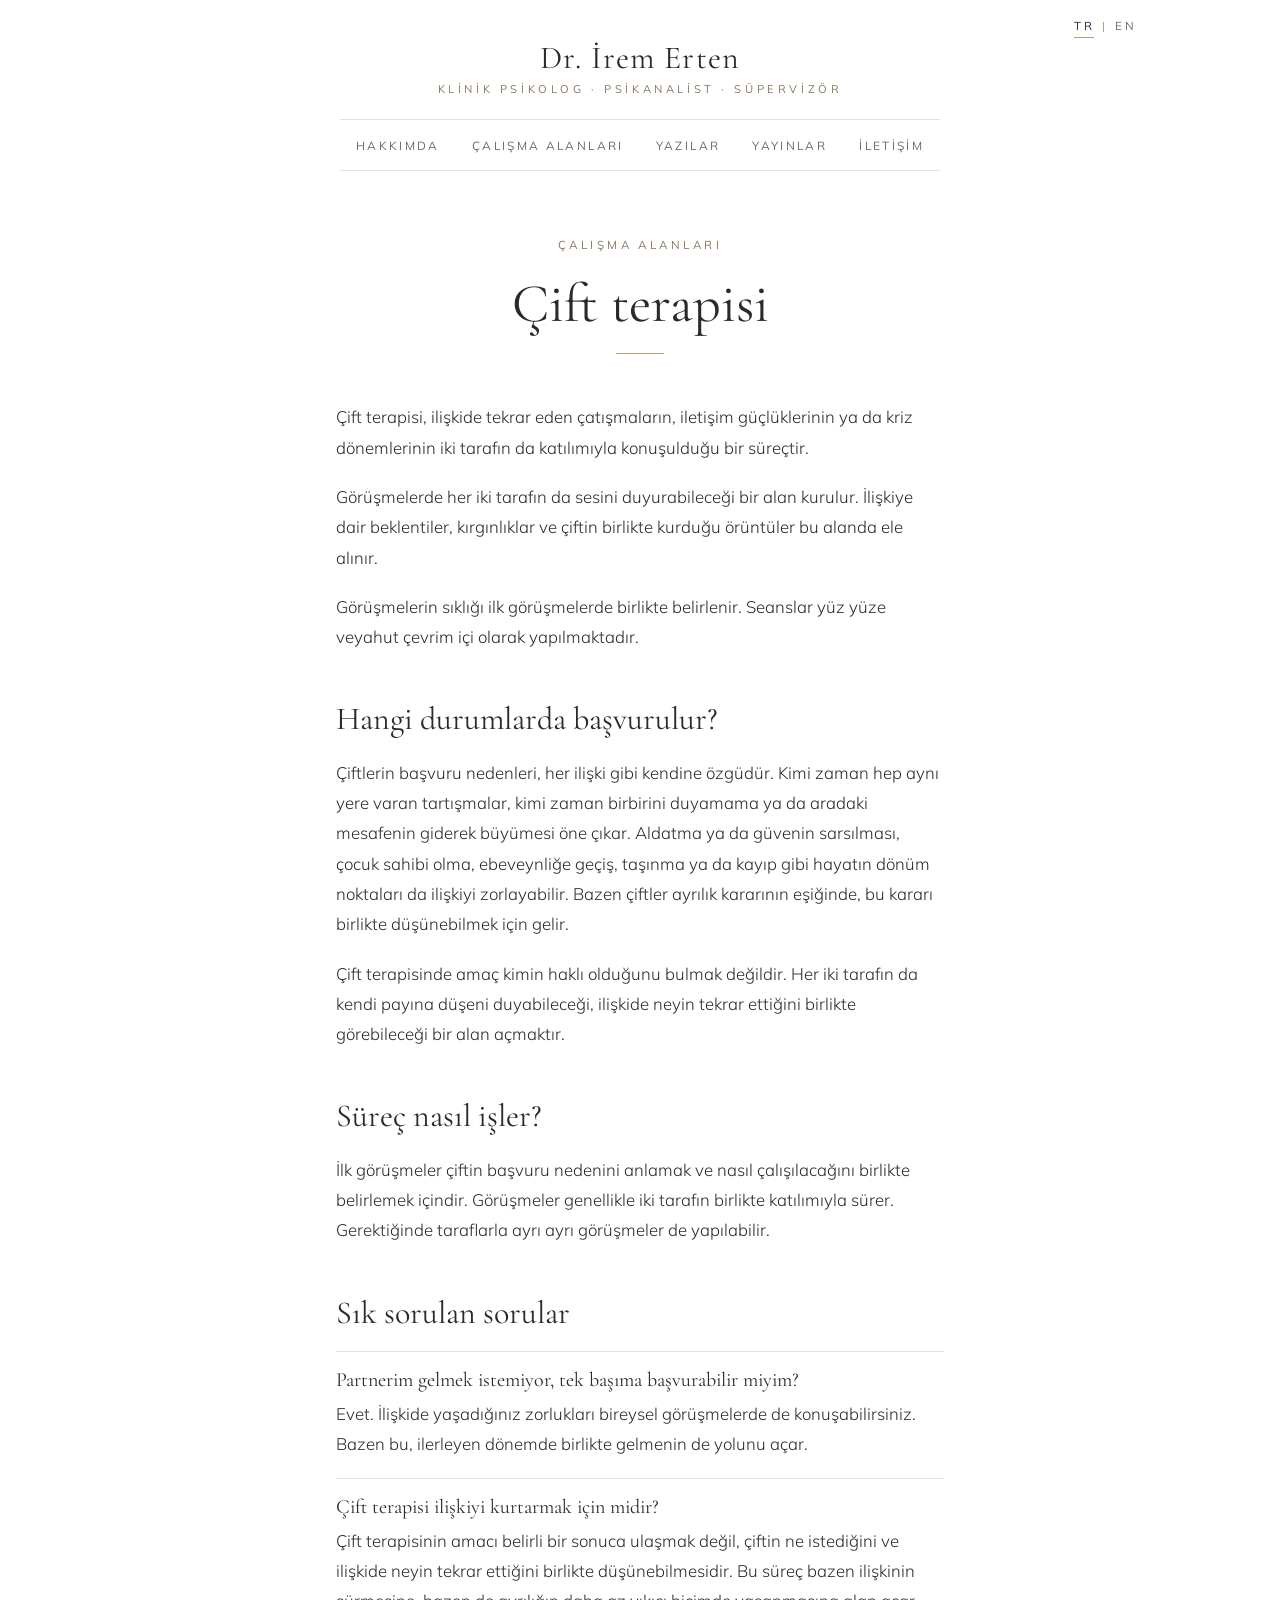
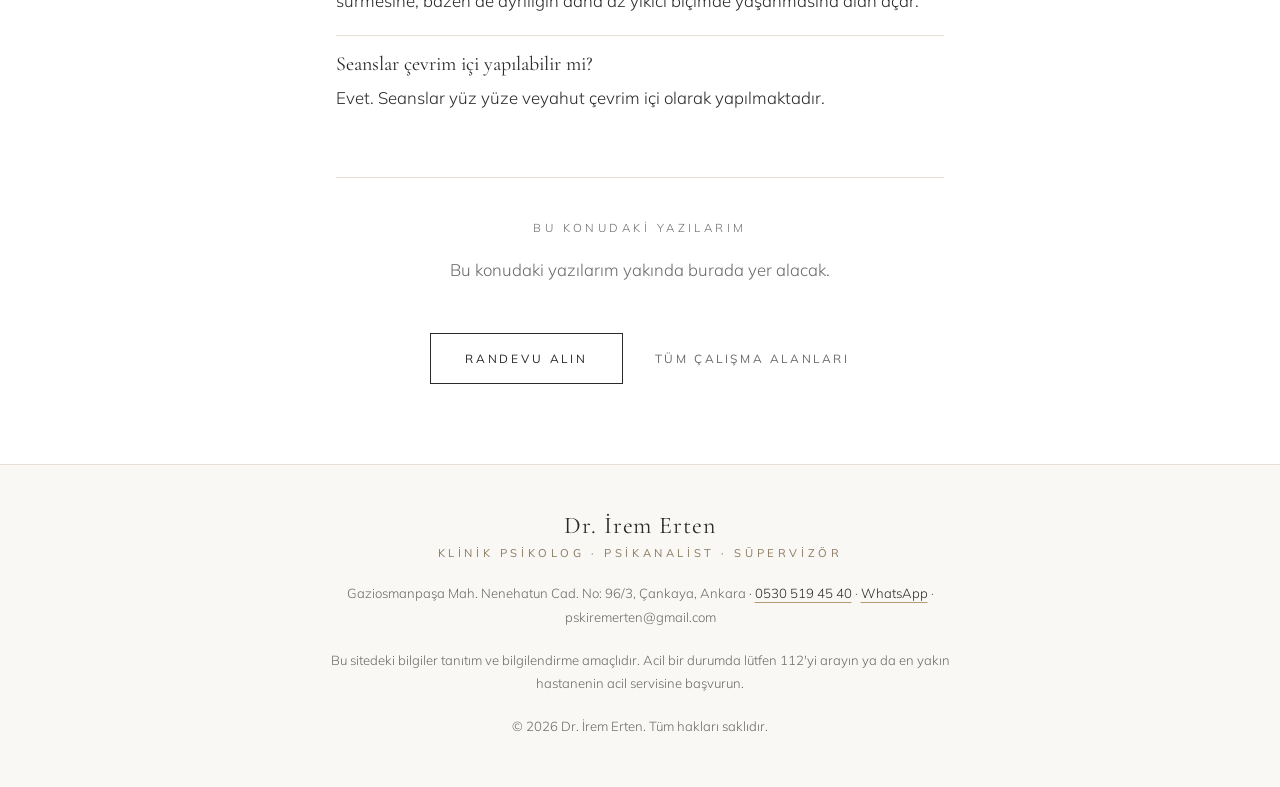
<file: cift.html>
<!doctype html>
<html lang="tr">
<head>
<meta charset="utf-8">
<meta name="viewport" content="width=device-width, initial-scale=1, viewport-fit=cover">
<title>Çift Terapisi ve Çift Psikoloğu, Ankara | Psk. Dr. İrem Erten</title>
<meta name="description" content="Çift terapisi: ilişkide tekrar eden çatışmalar, iletişim güçlükleri ve kriz dönemleri iki tarafın katılımıyla konuşulur. Psk. Dr. İrem Erten, klinik psikolog; yüz yüze veya çevrim içi.">
<link rel="alternate" hreflang="tr" href="https://iremerten.com/cift.html">
<link rel="alternate" hreflang="en" href="https://iremerten.com/en/couples.html">
<link rel="alternate" hreflang="x-default" href="https://iremerten.com/cift.html">
<link rel="canonical" href="https://iremerten.com/cift.html">
<meta property="og:url" content="https://iremerten.com/cift.html">
<link rel="preconnect" href="https://fonts.googleapis.com">
<link rel="preconnect" href="https://fonts.gstatic.com" crossorigin>
<link rel="stylesheet" href="https://fonts.googleapis.com/css2?family=Cormorant+Garamond:ital,wght@0,400;0,500;1,400&family=Mulish:wght@300;400;600&display=swap">
<link rel="stylesheet" href="style.css">
<script type="application/ld+json">
{
 "@context": "https://schema.org",
 "@type": "FAQPage",
 "mainEntity": [
  {
   "@type": "Question",
   "name": "Partnerim gelmek istemiyor, tek başıma başvurabilir miyim?",
   "acceptedAnswer": {
    "@type": "Answer",
    "text": "Evet. İlişkide yaşadığınız zorlukları bireysel görüşmelerde de konuşabilirsiniz. Bazen bu, ilerleyen dönemde birlikte gelmenin de yolunu açar."
   }
  },
  {
   "@type": "Question",
   "name": "Çift terapisi ilişkiyi kurtarmak için midir?",
   "acceptedAnswer": {
    "@type": "Answer",
    "text": "Çift terapisinin amacı belirli bir sonuca ulaşmak değil, çiftin ne istediğini ve ilişkide neyin tekrar ettiğini birlikte düşünebilmesidir. Bu süreç bazen ilişkinin sürmesine, bazen de ayrılığın daha az yıkıcı biçimde yaşanmasına alan açar."
   }
  },
  {
   "@type": "Question",
   "name": "Seanslar çevrim içi yapılabilir mi?",
   "acceptedAnswer": {
    "@type": "Answer",
    "text": "Evet. Seanslar yüz yüze veyahut çevrim içi olarak yapılmaktadır."
   }
  }
 ]
}
</script>
</head>
<body>

<header class="site">
  <div class="wrap">
    <p class="lang"><a href="#" aria-current="page">TR</a><span aria-hidden="true">|</span><a href="en/couples.html" lang="en" hreflang="en" aria-label="English version">EN</a></p>
    <a class="logo" href="index.html"><strong>Dr. İrem Erten</strong><span>KLİNİK PSİKOLOG · PSİKANALİST · SÜPERVİZÖR</span></a>
    <nav aria-label="Site bölümleri">
      <ul>
        <li><a href="index.html#hakkimda">Hakkımda</a></li>
        <li><a href="index.html#calisma">Çalışma alanları</a></li>
        <li><a href="index.html#yazilar">Yazılar</a></li>
        <li><a href="index.html#yayinlar">Yayınlar</a></li>
        <li><a href="index.html#iletisim">İletişim</a></li>
      </ul>
    </nav>
  </div>
</header>

<main class="page">
  <div class="wrap">
    <div class="head"><p class="kicker">Çalışma alanları</p><h1>Çift terapisi</h1><span class="rule"></span></div>
    <div class="prose">
        <p>Çift terapisi, ilişkide tekrar eden çatışmaların, iletişim güçlüklerinin ya da kriz dönemlerinin iki tarafın da katılımıyla konuşulduğu bir süreçtir.</p>
        <p>Görüşmelerde her iki tarafın da sesini duyurabileceği bir alan kurulur. İlişkiye dair beklentiler, kırgınlıklar ve çiftin birlikte kurduğu örüntüler bu alanda ele alınır.</p>
        <p>Görüşmelerin sıklığı ilk görüşmelerde birlikte belirlenir. Seanslar yüz yüze veyahut çevrim içi olarak yapılmaktadır.</p>
        <h2>Hangi durumlarda başvurulur?</h2>
        <p>Çiftlerin başvuru nedenleri, her ilişki gibi kendine özgüdür. Kimi zaman hep aynı yere varan tartışmalar, kimi zaman birbirini duyamama ya da aradaki mesafenin giderek büyümesi öne çıkar. Aldatma ya da güvenin sarsılması, çocuk sahibi olma, ebeveynliğe geçiş, taşınma ya da kayıp gibi hayatın dönüm noktaları da ilişkiyi zorlayabilir. Bazen çiftler ayrılık kararının eşiğinde, bu kararı birlikte düşünebilmek için gelir.</p>
        <p>Çift terapisinde amaç kimin haklı olduğunu bulmak değildir. Her iki tarafın da kendi payına düşeni duyabileceği, ilişkide neyin tekrar ettiğini birlikte görebileceği bir alan açmaktır.</p>
        <h2>Süreç nasıl işler?</h2>
        <p>İlk görüşmeler çiftin başvuru nedenini anlamak ve nasıl çalışılacağını birlikte belirlemek içindir. Görüşmeler genellikle iki tarafın birlikte katılımıyla sürer. Gerektiğinde taraflarla ayrı ayrı görüşmeler de yapılabilir.</p>
        <h2>Sık sorulan sorular</h2>
        <div class="qa"><h3>Partnerim gelmek istemiyor, tek başıma başvurabilir miyim?</h3><p>Evet. İlişkide yaşadığınız zorlukları bireysel görüşmelerde de konuşabilirsiniz. Bazen bu, ilerleyen dönemde birlikte gelmenin de yolunu açar.</p></div>
        <div class="qa"><h3>Çift terapisi ilişkiyi kurtarmak için midir?</h3><p>Çift terapisinin amacı belirli bir sonuca ulaşmak değil, çiftin ne istediğini ve ilişkide neyin tekrar ettiğini birlikte düşünebilmesidir. Bu süreç bazen ilişkinin sürmesine, bazen de ayrılığın daha az yıkıcı biçimde yaşanmasına alan açar.</p></div>
        <div class="qa"><h3>Seanslar çevrim içi yapılabilir mi?</h3><p>Evet. Seanslar yüz yüze veyahut çevrim içi olarak yapılmaktadır.</p></div>
    </div>
    <div class="related">
      <p class="kicker">Bu konudaki yazılarım</p>
      <p>Bu konudaki yazılarım yakında burada yer alacak.</p>
    </div>
    <div class="back">
      <a class="btn" href="index.html#iletisim">Randevu alın</a>
      <a class="link" href="index.html#calisma">Tüm çalışma alanları</a>
    </div>
  </div>
</main>

<footer>
  <div class="wrap">
    <a class="logo" href="index.html"><strong>Dr. İrem Erten</strong><span>KLİNİK PSİKOLOG · PSİKANALİST · SÜPERVİZÖR</span></a>
    <p class="fine">Gaziosmanpaşa Mah. Nenehatun Cad. No: 96/3, Çankaya, Ankara · <a href="tel:+905305194540">0530 519 45 40</a> · <a href="https://wa.me/905305194540" target="_blank" rel="noopener">WhatsApp</a> · pskiremerten@gmail.com</p>
    <p class="fine">Bu sitedeki bilgiler tanıtım ve bilgilendirme amaçlıdır. Acil bir durumda lütfen 112'yi arayın ya da en yakın hastanenin acil servisine başvurun.</p>
    <p class="fine">© 2026 Dr. İrem Erten. Tüm hakları saklıdır.</p>
  </div>
</footer>
</body>
</html>
</file>
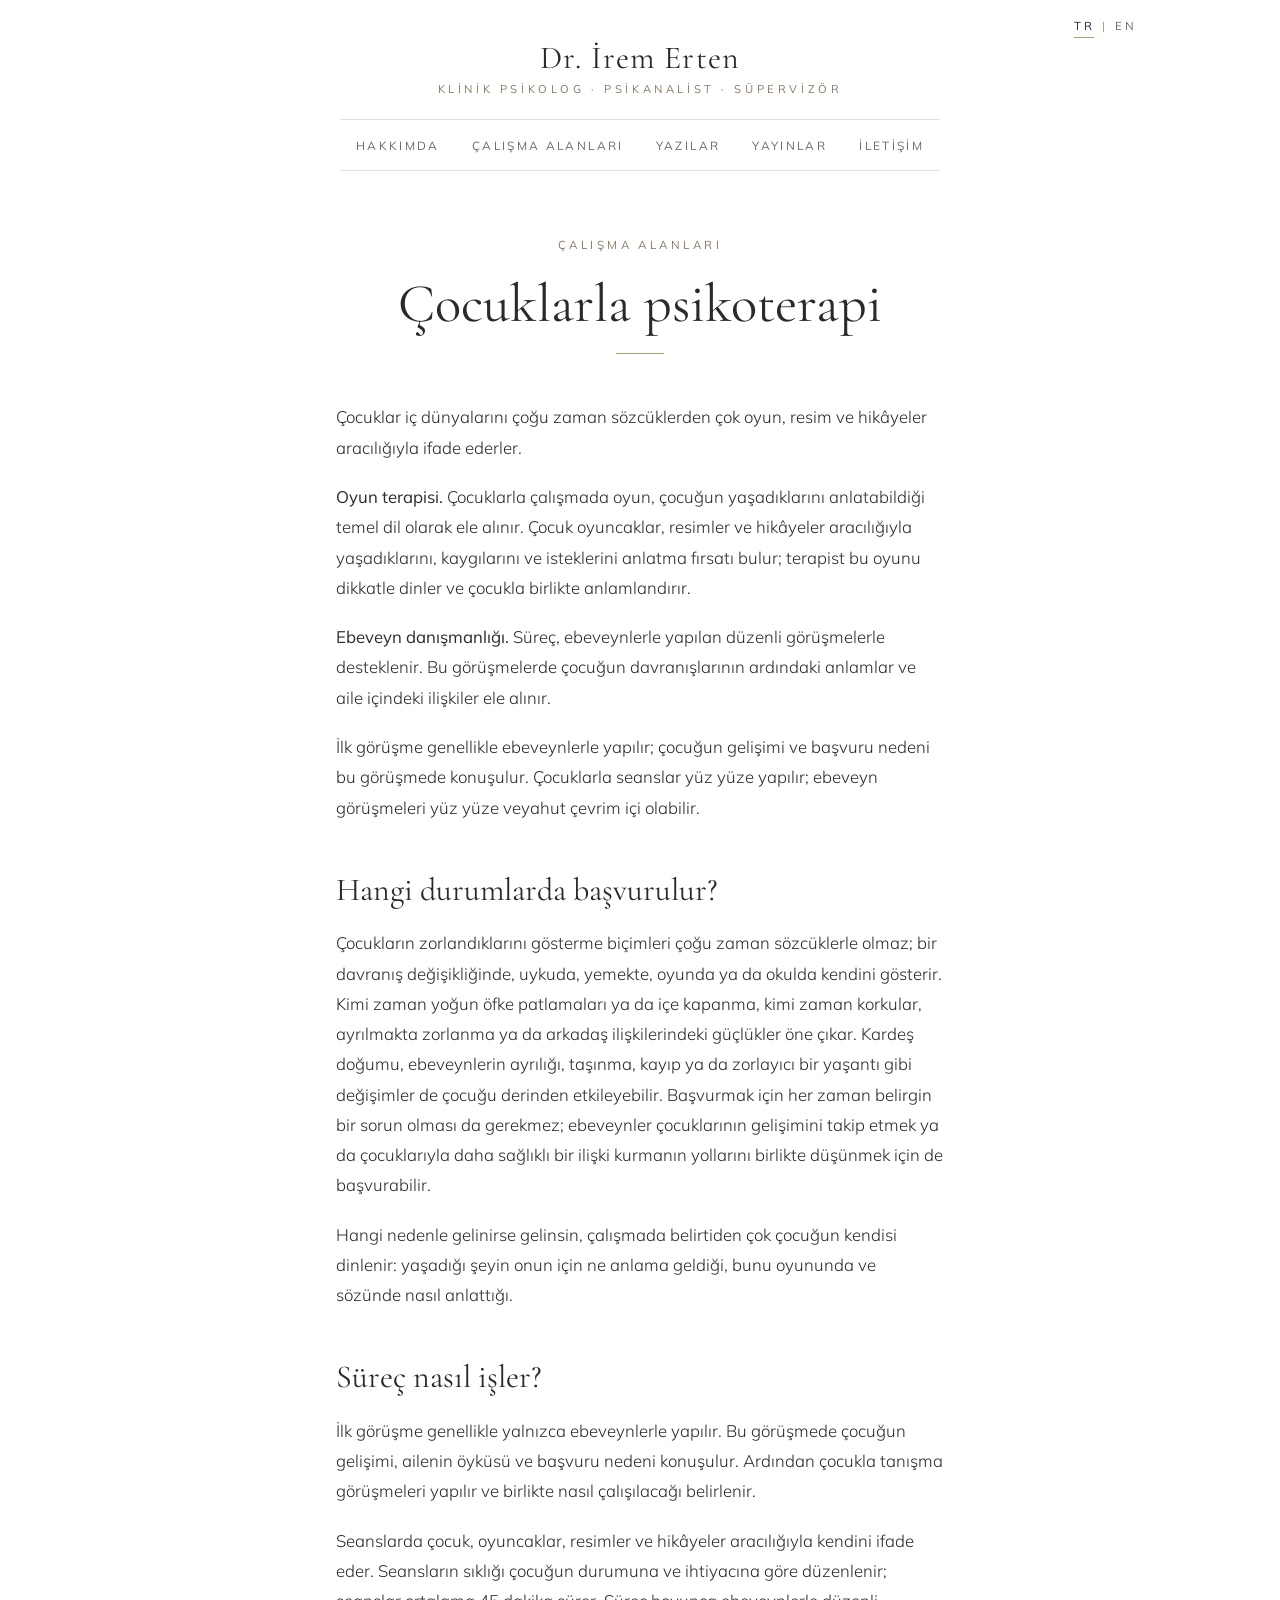
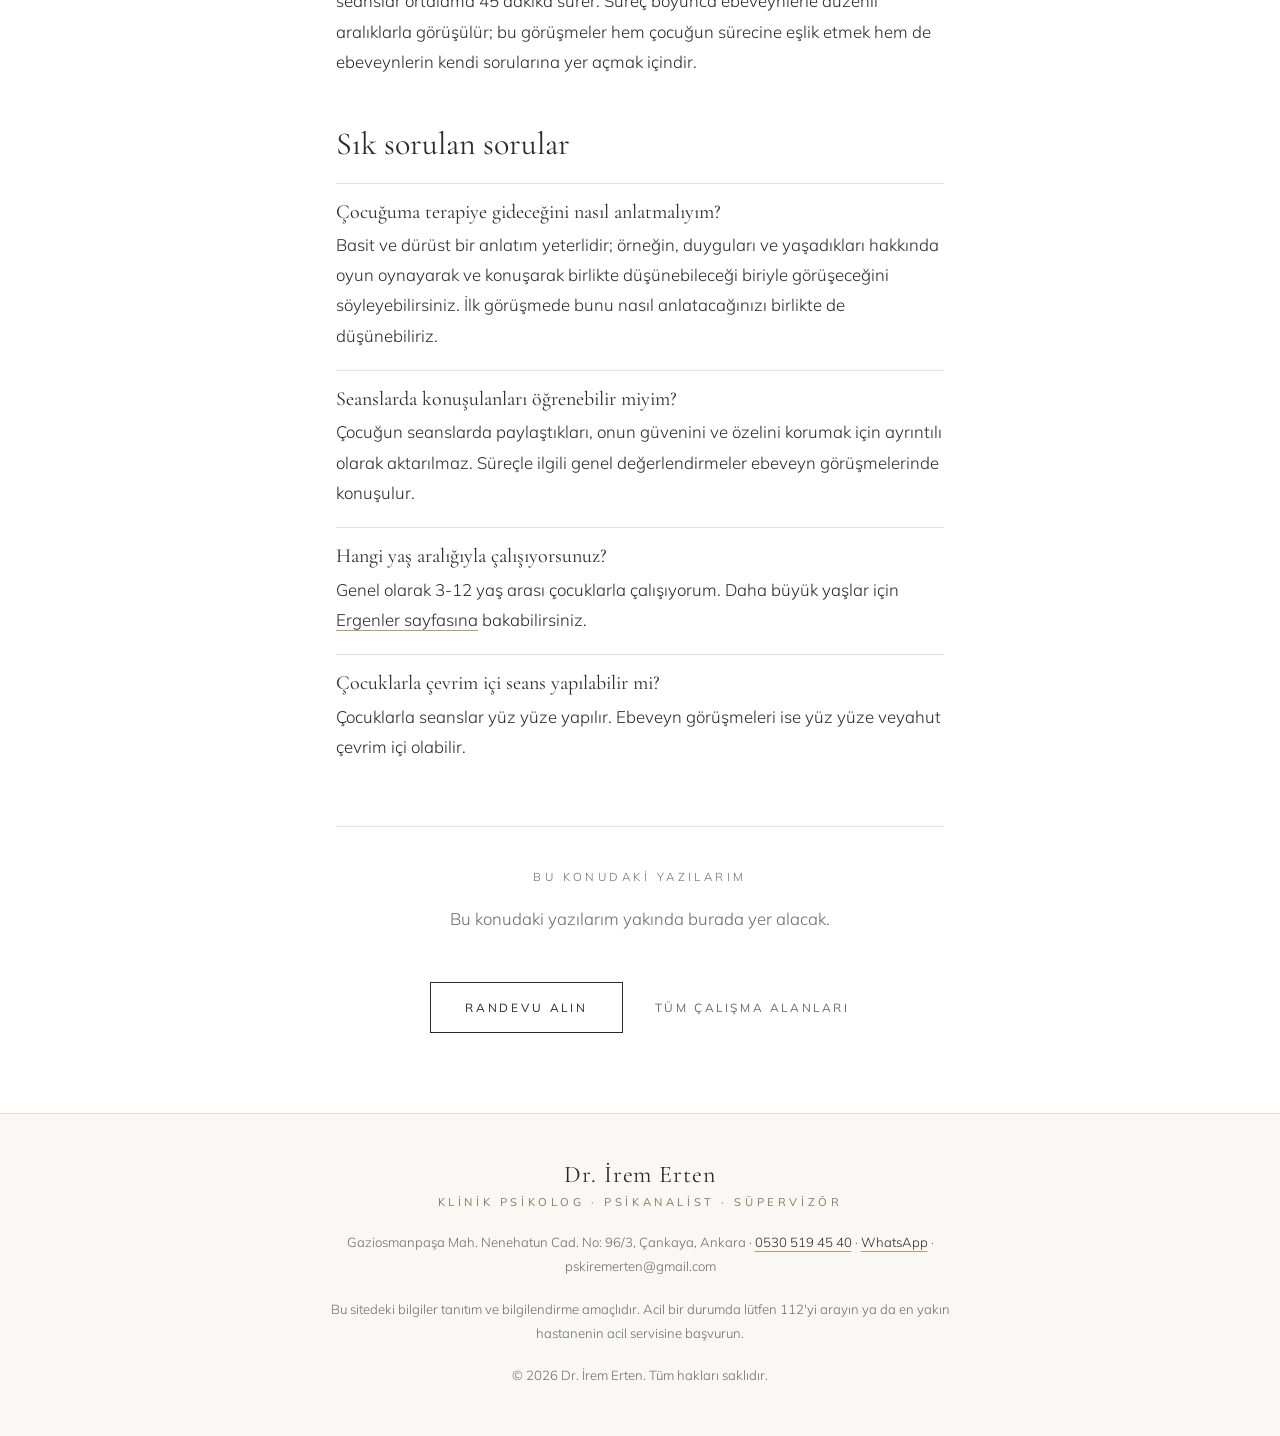
<file: cocuk.html>
<!doctype html>
<html lang="tr">
<head>
<meta charset="utf-8">
<meta name="viewport" content="width=device-width, initial-scale=1, viewport-fit=cover">
<title>Çocuk Psikoloğu, Oyun Terapisi ve Ebeveyn Danışmanlığı, Ankara | Psk. Dr. İrem Erten</title>
<meta name="description" content="Çocuklarla oyun terapisi ve psikoterapi, ebeveyn danışmanlığıyla birlikte. Psk. Dr. İrem Erten, klinik psikolog.">
<link rel="alternate" hreflang="tr" href="https://iremerten.com/cocuk.html">
<link rel="alternate" hreflang="en" href="https://iremerten.com/en/children.html">
<link rel="alternate" hreflang="x-default" href="https://iremerten.com/cocuk.html">
<link rel="canonical" href="https://iremerten.com/cocuk.html">
<meta property="og:url" content="https://iremerten.com/cocuk.html">
<link rel="preconnect" href="https://fonts.googleapis.com">
<link rel="preconnect" href="https://fonts.gstatic.com" crossorigin>
<link rel="stylesheet" href="https://fonts.googleapis.com/css2?family=Cormorant+Garamond:ital,wght@0,400;0,500;1,400&family=Mulish:wght@300;400;600&display=swap">
<link rel="stylesheet" href="style.css">
<script type="application/ld+json">
{
 "@context": "https://schema.org",
 "@type": "FAQPage",
 "mainEntity": [
  {
   "@type": "Question",
   "name": "Çocuğuma terapiye gideceğini nasıl anlatmalıyım?",
   "acceptedAnswer": {
    "@type": "Answer",
    "text": "Basit ve dürüst bir anlatım yeterlidir; örneğin, duyguları ve yaşadıkları hakkında oyun oynayarak ve konuşarak birlikte düşünebileceği biriyle görüşeceğini söyleyebilirsiniz. İlk görüşmede bunu nasıl anlatacağınızı birlikte de düşünebiliriz."
   }
  },
  {
   "@type": "Question",
   "name": "Seanslarda konuşulanları öğrenebilir miyim?",
   "acceptedAnswer": {
    "@type": "Answer",
    "text": "Çocuğun seanslarda paylaştıkları, onun güvenini ve özelini korumak için ayrıntılı olarak aktarılmaz. Süreçle ilgili genel değerlendirmeler ebeveyn görüşmelerinde konuşulur."
   }
  },
  {
   "@type": "Question",
   "name": "Hangi yaş aralığıyla çalışıyorsunuz?",
   "acceptedAnswer": {
    "@type": "Answer",
    "text": "Genel olarak 3-12 yaş arası çocuklarla çalışıyorum. Daha büyük yaşlar için Ergenler sayfasına bakabilirsiniz."
   }
  },
  {
   "@type": "Question",
   "name": "Çocuklarla çevrim içi seans yapılabilir mi?",
   "acceptedAnswer": {
    "@type": "Answer",
    "text": "Çocuklarla seanslar yüz yüze yapılır. Ebeveyn görüşmeleri ise yüz yüze veyahut çevrim içi olabilir."
   }
  }
 ]
}
</script>
</head>
<body>

<header class="site">
  <div class="wrap">
    <p class="lang"><a href="#" aria-current="page">TR</a><span aria-hidden="true">|</span><a href="en/children.html" lang="en" hreflang="en" aria-label="English version">EN</a></p>
    <a class="logo" href="index.html"><strong>Dr. İrem Erten</strong><span>KLİNİK PSİKOLOG · PSİKANALİST · SÜPERVİZÖR</span></a>
    <nav aria-label="Site bölümleri">
      <ul>
        <li><a href="index.html#hakkimda">Hakkımda</a></li>
        <li><a href="index.html#calisma">Çalışma alanları</a></li>
        <li><a href="index.html#yazilar">Yazılar</a></li>
        <li><a href="index.html#yayinlar">Yayınlar</a></li>
        <li><a href="index.html#iletisim">İletişim</a></li>
      </ul>
    </nav>
  </div>
</header>

<main class="page">
  <div class="wrap">
    <div class="head"><p class="kicker">Çalışma alanları</p><h1>Çocuklarla psikoterapi</h1><span class="rule"></span></div>
    <div class="prose">
        <p>Çocuklar iç dünyalarını çoğu zaman sözcüklerden çok oyun, resim ve hikâyeler aracılığıyla ifade ederler.</p>
        <p><strong>Oyun terapisi.</strong> Çocuklarla çalışmada oyun, çocuğun yaşadıklarını anlatabildiği temel dil olarak ele alınır. Çocuk oyuncaklar, resimler ve hikâyeler aracılığıyla yaşadıklarını, kaygılarını ve isteklerini anlatma fırsatı bulur; terapist bu oyunu dikkatle dinler ve çocukla birlikte anlamlandırır.</p>
        <p><strong>Ebeveyn danışmanlığı.</strong> Süreç, ebeveynlerle yapılan düzenli görüşmelerle desteklenir. Bu görüşmelerde çocuğun davranışlarının ardındaki anlamlar ve aile içindeki ilişkiler ele alınır.</p>
        <p>İlk görüşme genellikle ebeveynlerle yapılır; çocuğun gelişimi ve başvuru nedeni bu görüşmede konuşulur. Çocuklarla seanslar yüz yüze yapılır; ebeveyn görüşmeleri yüz yüze veyahut çevrim içi olabilir.</p>
        <h2>Hangi durumlarda başvurulur?</h2>
        <p>Çocukların zorlandıklarını gösterme biçimleri çoğu zaman sözcüklerle olmaz; bir davranış değişikliğinde, uykuda, yemekte, oyunda ya da okulda kendini gösterir. Kimi zaman yoğun öfke patlamaları ya da içe kapanma, kimi zaman korkular, ayrılmakta zorlanma ya da arkadaş ilişkilerindeki güçlükler öne çıkar. Kardeş doğumu, ebeveynlerin ayrılığı, taşınma, kayıp ya da zorlayıcı bir yaşantı gibi değişimler de çocuğu derinden etkileyebilir. Başvurmak için her zaman belirgin bir sorun olması da gerekmez; ebeveynler çocuklarının gelişimini takip etmek ya da çocuklarıyla daha sağlıklı bir ilişki kurmanın yollarını birlikte düşünmek için de başvurabilir.</p>
        <p>Hangi nedenle gelinirse gelinsin, çalışmada belirtiden çok çocuğun kendisi dinlenir: yaşadığı şeyin onun için ne anlama geldiği, bunu oyununda ve sözünde nasıl anlattığı.</p>
        <h2>Süreç nasıl işler?</h2>
        <p>İlk görüşme genellikle yalnızca ebeveynlerle yapılır. Bu görüşmede çocuğun gelişimi, ailenin öyküsü ve başvuru nedeni konuşulur. Ardından çocukla tanışma görüşmeleri yapılır ve birlikte nasıl çalışılacağı belirlenir.</p>
        <p>Seanslarda çocuk, oyuncaklar, resimler ve hikâyeler aracılığıyla kendini ifade eder. Seansların sıklığı çocuğun durumuna ve ihtiyacına göre düzenlenir; seanslar ortalama 45 dakika sürer. Süreç boyunca ebeveynlerle düzenli aralıklarla görüşülür; bu görüşmeler hem çocuğun sürecine eşlik etmek hem de ebeveynlerin kendi sorularına yer açmak içindir.</p>
        <h2>Sık sorulan sorular</h2>
        <div class="qa"><h3>Çocuğuma terapiye gideceğini nasıl anlatmalıyım?</h3><p>Basit ve dürüst bir anlatım yeterlidir; örneğin, duyguları ve yaşadıkları hakkında oyun oynayarak ve konuşarak birlikte düşünebileceği biriyle görüşeceğini söyleyebilirsiniz. İlk görüşmede bunu nasıl anlatacağınızı birlikte de düşünebiliriz.</p></div>
        <div class="qa"><h3>Seanslarda konuşulanları öğrenebilir miyim?</h3><p>Çocuğun seanslarda paylaştıkları, onun güvenini ve özelini korumak için ayrıntılı olarak aktarılmaz. Süreçle ilgili genel değerlendirmeler ebeveyn görüşmelerinde konuşulur.</p></div>
        <div class="qa"><h3>Hangi yaş aralığıyla çalışıyorsunuz?</h3><p>Genel olarak 3-12 yaş arası çocuklarla çalışıyorum. Daha büyük yaşlar için <a href="ergen.html">Ergenler sayfasına</a> bakabilirsiniz.</p></div>
        <div class="qa"><h3>Çocuklarla çevrim içi seans yapılabilir mi?</h3><p>Çocuklarla seanslar yüz yüze yapılır. Ebeveyn görüşmeleri ise yüz yüze veyahut çevrim içi olabilir.</p></div>
    </div>
    <div class="related">
      <p class="kicker">Bu konudaki yazılarım</p>
      <p>Bu konudaki yazılarım yakında burada yer alacak.</p>
    </div>
    <div class="back">
      <a class="btn" href="index.html#iletisim">Randevu alın</a>
      <a class="link" href="index.html#calisma">Tüm çalışma alanları</a>
    </div>
  </div>
</main>

<footer>
  <div class="wrap">
    <a class="logo" href="index.html"><strong>Dr. İrem Erten</strong><span>KLİNİK PSİKOLOG · PSİKANALİST · SÜPERVİZÖR</span></a>
    <p class="fine">Gaziosmanpaşa Mah. Nenehatun Cad. No: 96/3, Çankaya, Ankara · <a href="tel:+905305194540">0530 519 45 40</a> · <a href="https://wa.me/905305194540" target="_blank" rel="noopener">WhatsApp</a> · pskiremerten@gmail.com</p>
    <p class="fine">Bu sitedeki bilgiler tanıtım ve bilgilendirme amaçlıdır. Acil bir durumda lütfen 112'yi arayın ya da en yakın hastanenin acil servisine başvurun.</p>
    <p class="fine">© 2026 Dr. İrem Erten. Tüm hakları saklıdır.</p>
  </div>
</footer>
</body>
</html>
</file>
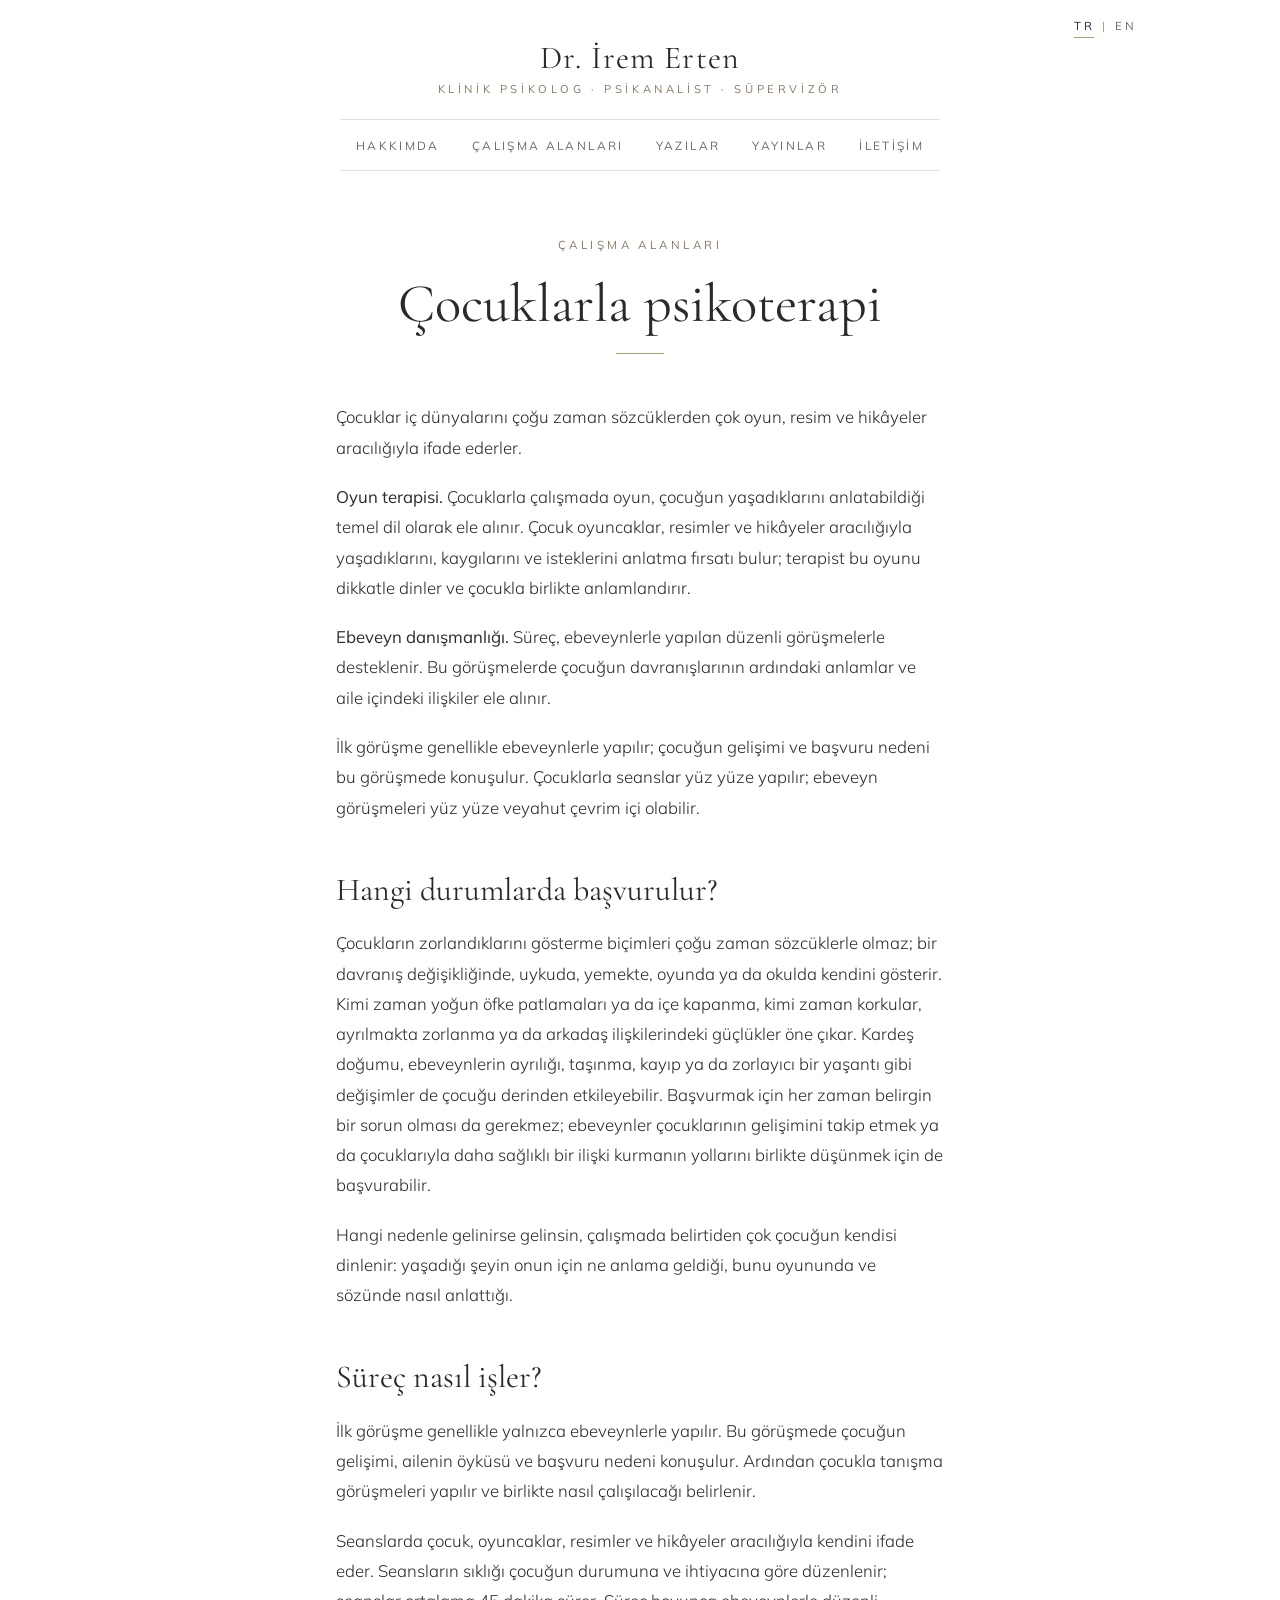
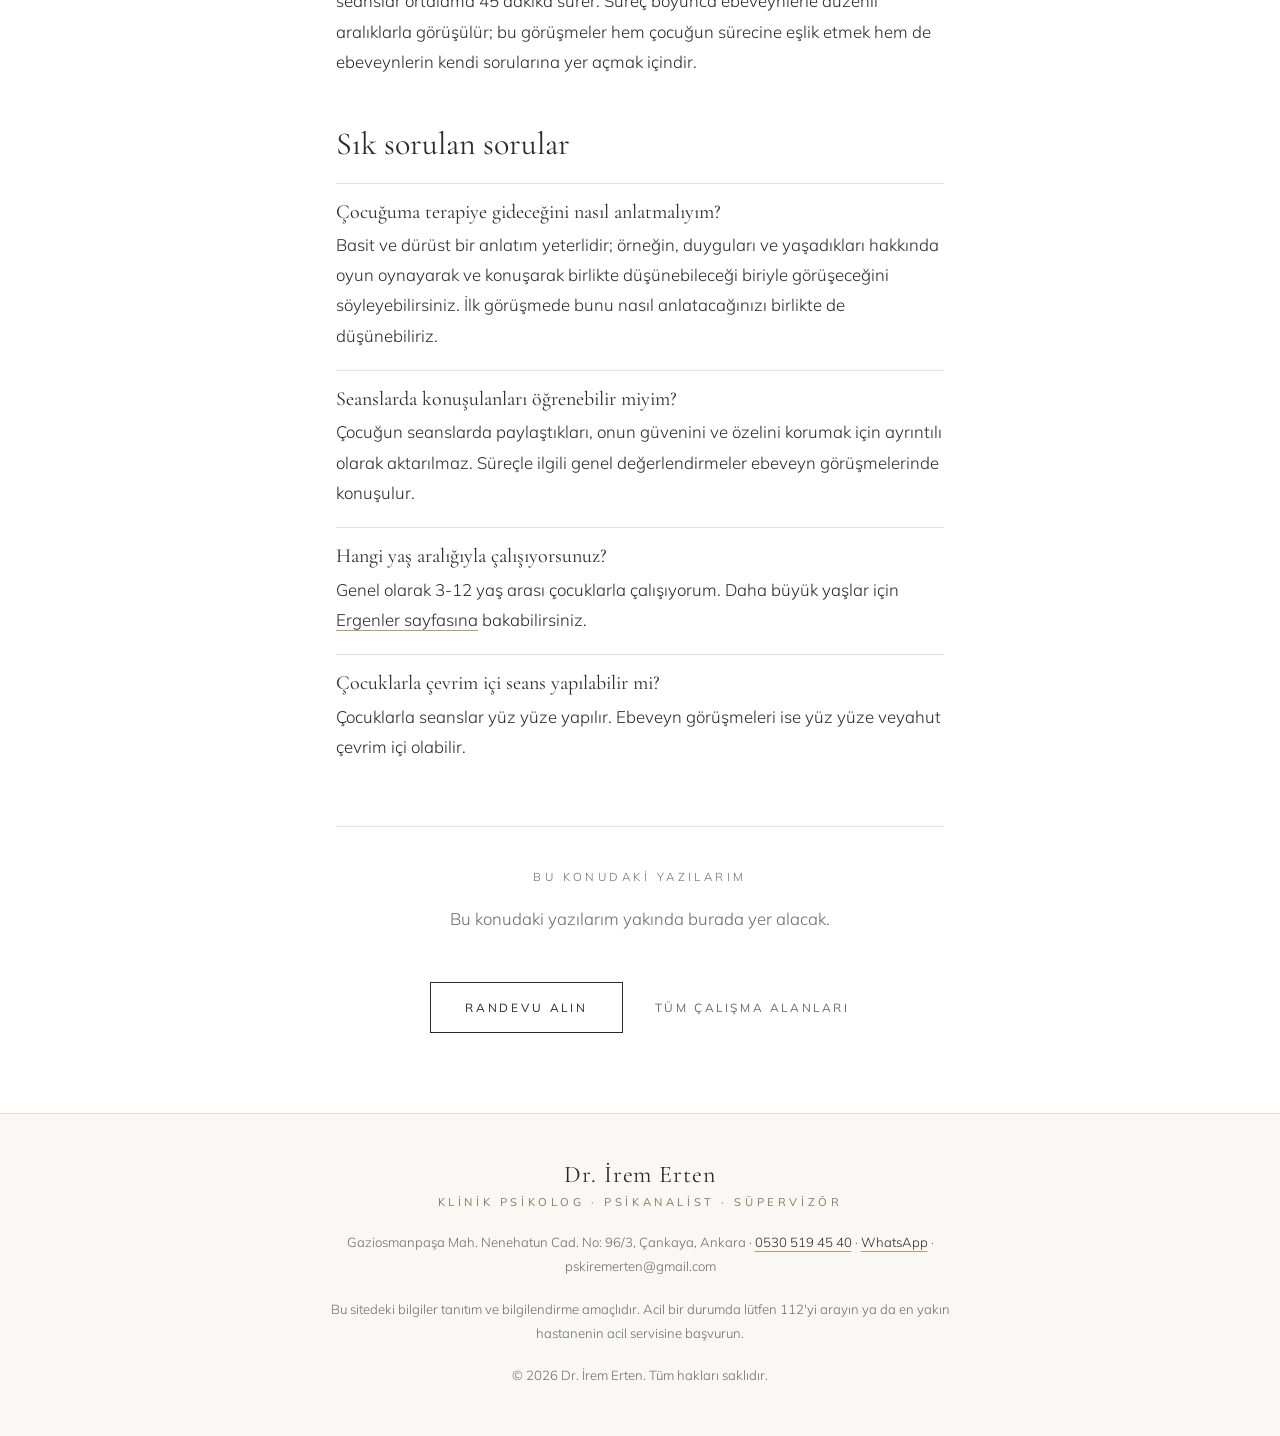
<file: ebeveyn.html>
<!doctype html>
<html lang="tr">
<head>
<meta charset="utf-8">
<meta name="robots" content="noindex">
<link rel="canonical" href="https://iremerten.com/cocuk.html">
<meta http-equiv="refresh" content="0; url=cocuk.html">
<title>Dr. İrem Erten</title>
</head>
<body><p><a href="cocuk.html">cocuk.html</a></p></body>
</html>
</file>
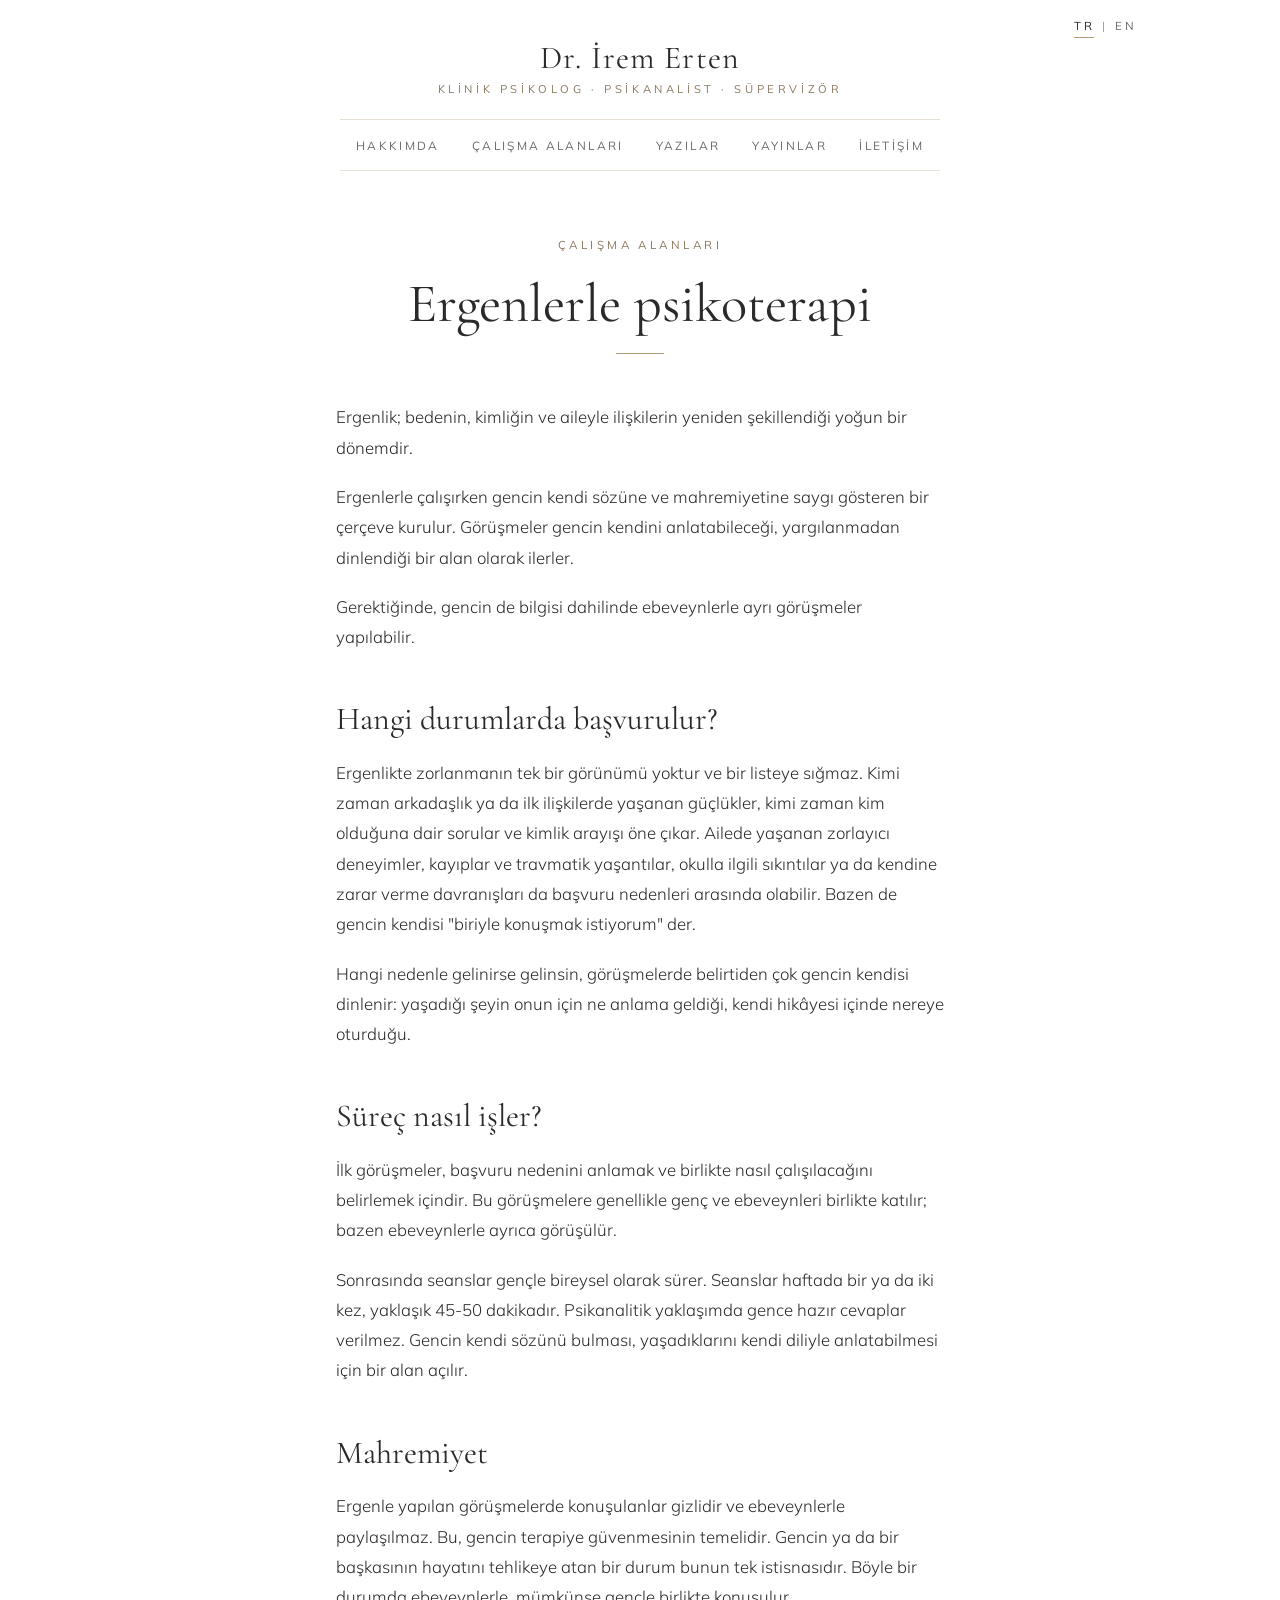
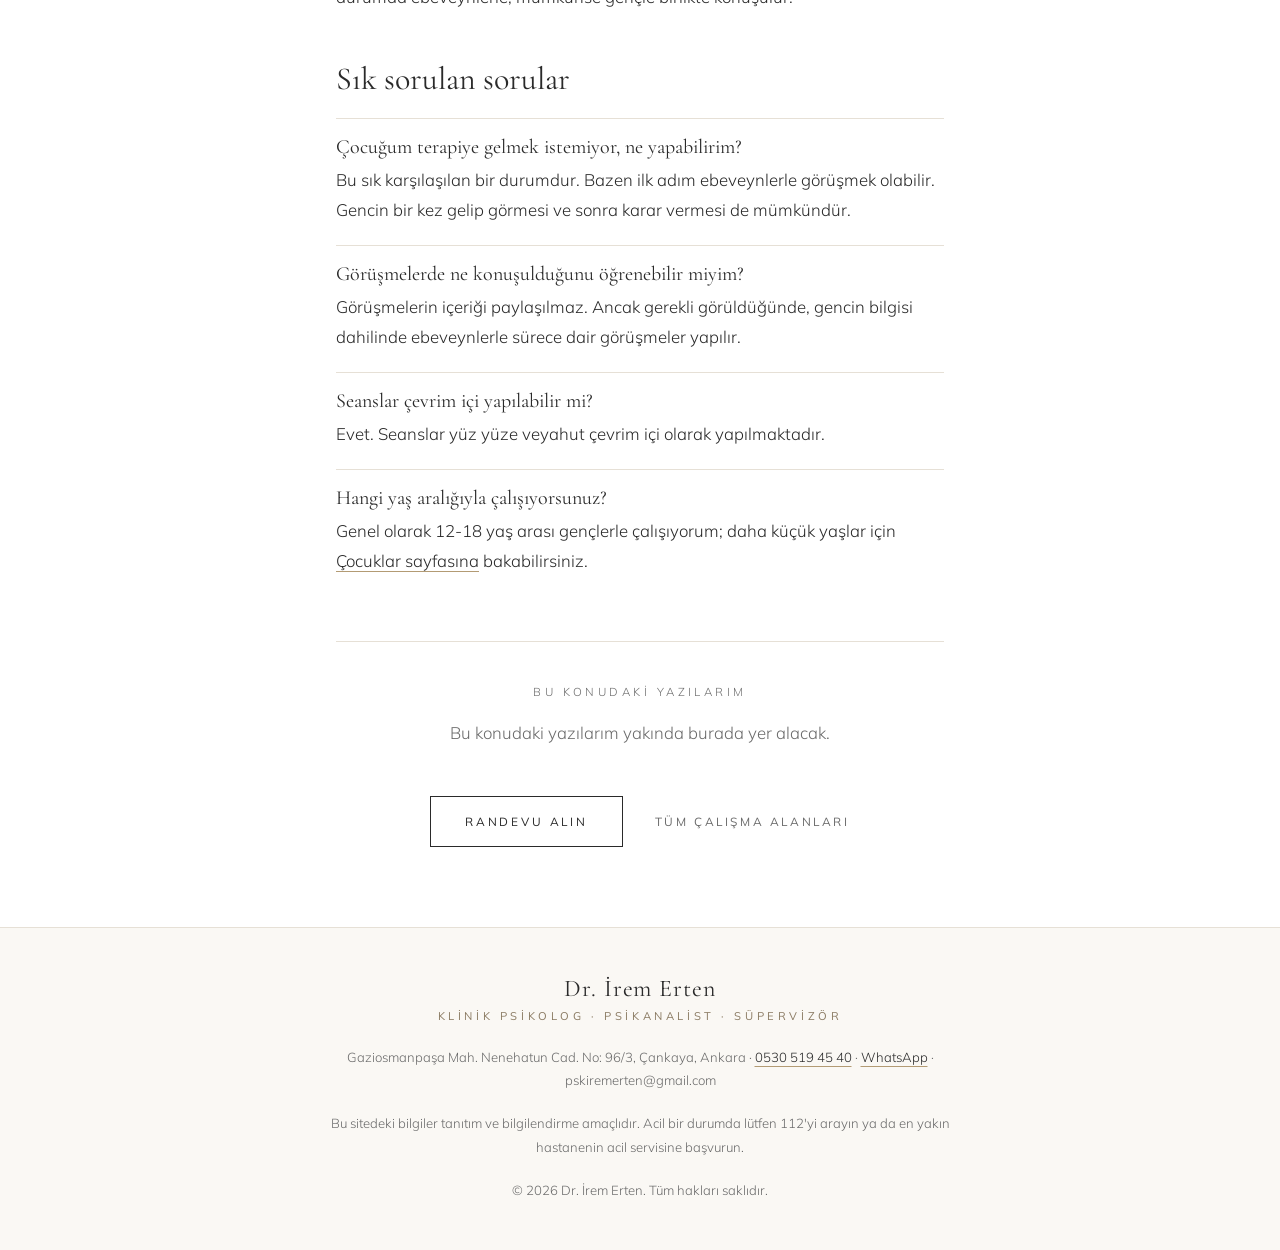
<file: ergen.html>
<!doctype html>
<html lang="tr">
<head>
<meta charset="utf-8">
<meta name="viewport" content="width=device-width, initial-scale=1, viewport-fit=cover">
<title>Ergen Psikoloğu ve Ergen Terapisi, Ankara | Psk. Dr. İrem Erten</title>
<meta name="description" content="Ergenlerle psikanalitik psikoterapi. Gencin sözüne ve mahremiyetine saygı gösteren bir çerçeve. Psk. Dr. İrem Erten, klinik psikolog; yüz yüze veya çevrim içi.">
<link rel="alternate" hreflang="tr" href="https://iremerten.com/ergen.html">
<link rel="alternate" hreflang="en" href="https://iremerten.com/en/adolescents.html">
<link rel="alternate" hreflang="x-default" href="https://iremerten.com/ergen.html">
<link rel="canonical" href="https://iremerten.com/ergen.html">
<meta property="og:url" content="https://iremerten.com/ergen.html">
<link rel="preconnect" href="https://fonts.googleapis.com">
<link rel="preconnect" href="https://fonts.gstatic.com" crossorigin>
<link rel="stylesheet" href="https://fonts.googleapis.com/css2?family=Cormorant+Garamond:ital,wght@0,400;0,500;1,400&family=Mulish:wght@300;400;600&display=swap">
<link rel="stylesheet" href="style.css">
<script type="application/ld+json">
{
 "@context": "https://schema.org",
 "@type": "FAQPage",
 "mainEntity": [
  {
   "@type": "Question",
   "name": "Çocuğum terapiye gelmek istemiyor, ne yapabilirim?",
   "acceptedAnswer": {
    "@type": "Answer",
    "text": "Bu sık karşılaşılan bir durumdur. Bazen ilk adım ebeveynlerle görüşmek olabilir. Gencin bir kez gelip görmesi ve sonra karar vermesi de mümkündür."
   }
  },
  {
   "@type": "Question",
   "name": "Görüşmelerde ne konuşulduğunu öğrenebilir miyim?",
   "acceptedAnswer": {
    "@type": "Answer",
    "text": "Görüşmelerin içeriği paylaşılmaz. Ancak gerekli görüldüğünde, gencin bilgisi dahilinde ebeveynlerle sürece dair görüşmeler yapılır."
   }
  },
  {
   "@type": "Question",
   "name": "Seanslar çevrim içi yapılabilir mi?",
   "acceptedAnswer": {
    "@type": "Answer",
    "text": "Evet. Seanslar yüz yüze veyahut çevrim içi olarak yapılmaktadır."
   }
  },
  {
   "@type": "Question",
   "name": "Hangi yaş aralığıyla çalışıyorsunuz?",
   "acceptedAnswer": {
    "@type": "Answer",
    "text": "Genel olarak 12-18 yaş arası gençlerle çalışıyorum; daha küçük yaşlar için Çocuklar sayfasına bakabilirsiniz."
   }
  }
 ]
}
</script>
</head>
<body>

<header class="site">
  <div class="wrap">
    <p class="lang"><a href="#" aria-current="page">TR</a><span aria-hidden="true">|</span><a href="en/adolescents.html" lang="en" hreflang="en" aria-label="English version">EN</a></p>
    <a class="logo" href="index.html"><strong>Dr. İrem Erten</strong><span>KLİNİK PSİKOLOG · PSİKANALİST · SÜPERVİZÖR</span></a>
    <nav aria-label="Site bölümleri">
      <ul>
        <li><a href="index.html#hakkimda">Hakkımda</a></li>
        <li><a href="index.html#calisma">Çalışma alanları</a></li>
        <li><a href="index.html#yazilar">Yazılar</a></li>
        <li><a href="index.html#yayinlar">Yayınlar</a></li>
        <li><a href="index.html#iletisim">İletişim</a></li>
      </ul>
    </nav>
  </div>
</header>

<main class="page">
  <div class="wrap">
    <div class="head"><p class="kicker">Çalışma alanları</p><h1>Ergenlerle psikoterapi</h1><span class="rule"></span></div>
    <div class="prose">
        <p>Ergenlik; bedenin, kimliğin ve aileyle ilişkilerin yeniden şekillendiği yoğun bir dönemdir.</p>
        <p>Ergenlerle çalışırken gencin kendi sözüne ve mahremiyetine saygı gösteren bir çerçeve kurulur. Görüşmeler gencin kendini anlatabileceği, yargılanmadan dinlendiği bir alan olarak ilerler.</p>
        <p>Gerektiğinde, gencin de bilgisi dahilinde ebeveynlerle ayrı görüşmeler yapılabilir.</p>
        <h2>Hangi durumlarda başvurulur?</h2>
        <p>Ergenlikte zorlanmanın tek bir görünümü yoktur ve bir listeye sığmaz. Kimi zaman arkadaşlık ya da ilk ilişkilerde yaşanan güçlükler, kimi zaman kim olduğuna dair sorular ve kimlik arayışı öne çıkar. Ailede yaşanan zorlayıcı deneyimler, kayıplar ve travmatik yaşantılar, okulla ilgili sıkıntılar ya da kendine zarar verme davranışları da başvuru nedenleri arasında olabilir. Bazen de gencin kendisi "biriyle konuşmak istiyorum" der.</p>
        <p>Hangi nedenle gelinirse gelinsin, görüşmelerde belirtiden çok gencin kendisi dinlenir: yaşadığı şeyin onun için ne anlama geldiği, kendi hikâyesi içinde nereye oturduğu.</p>
        <h2>Süreç nasıl işler?</h2>
        <p>İlk görüşmeler, başvuru nedenini anlamak ve birlikte nasıl çalışılacağını belirlemek içindir. Bu görüşmelere genellikle genç ve ebeveynleri birlikte katılır; bazen ebeveynlerle ayrıca görüşülür.</p>
        <p>Sonrasında seanslar gençle bireysel olarak sürer. Seanslar haftada bir ya da iki kez, yaklaşık 45-50 dakikadır. Psikanalitik yaklaşımda gence hazır cevaplar verilmez. Gencin kendi sözünü bulması, yaşadıklarını kendi diliyle anlatabilmesi için bir alan açılır.</p>
        <h2>Mahremiyet</h2>
        <p>Ergenle yapılan görüşmelerde konuşulanlar gizlidir ve ebeveynlerle paylaşılmaz. Bu, gencin terapiye güvenmesinin temelidir. Gencin ya da bir başkasının hayatını tehlikeye atan bir durum bunun tek istisnasıdır. Böyle bir durumda ebeveynlerle, mümkünse gençle birlikte konuşulur.</p>
        <h2>Sık sorulan sorular</h2>
        <div class="qa"><h3>Çocuğum terapiye gelmek istemiyor, ne yapabilirim?</h3><p>Bu sık karşılaşılan bir durumdur. Bazen ilk adım ebeveynlerle görüşmek olabilir. Gencin bir kez gelip görmesi ve sonra karar vermesi de mümkündür.</p></div>
        <div class="qa"><h3>Görüşmelerde ne konuşulduğunu öğrenebilir miyim?</h3><p>Görüşmelerin içeriği paylaşılmaz. Ancak gerekli görüldüğünde, gencin bilgisi dahilinde ebeveynlerle sürece dair görüşmeler yapılır.</p></div>
        <div class="qa"><h3>Seanslar çevrim içi yapılabilir mi?</h3><p>Evet. Seanslar yüz yüze veyahut çevrim içi olarak yapılmaktadır.</p></div>
        <div class="qa"><h3>Hangi yaş aralığıyla çalışıyorsunuz?</h3><p>Genel olarak 12-18 yaş arası gençlerle çalışıyorum; daha küçük yaşlar için <a href="cocuk.html">Çocuklar sayfasına</a> bakabilirsiniz.</p></div>
    </div>
    <div class="related">
      <p class="kicker">Bu konudaki yazılarım</p>
      <p>Bu konudaki yazılarım yakında burada yer alacak.</p>
    </div>
    <div class="back">
      <a class="btn" href="index.html#iletisim">Randevu alın</a>
      <a class="link" href="index.html#calisma">Tüm çalışma alanları</a>
    </div>
  </div>
</main>

<footer>
  <div class="wrap">
    <a class="logo" href="index.html"><strong>Dr. İrem Erten</strong><span>KLİNİK PSİKOLOG · PSİKANALİST · SÜPERVİZÖR</span></a>
    <p class="fine">Gaziosmanpaşa Mah. Nenehatun Cad. No: 96/3, Çankaya, Ankara · <a href="tel:+905305194540">0530 519 45 40</a> · <a href="https://wa.me/905305194540" target="_blank" rel="noopener">WhatsApp</a> · pskiremerten@gmail.com</p>
    <p class="fine">Bu sitedeki bilgiler tanıtım ve bilgilendirme amaçlıdır. Acil bir durumda lütfen 112'yi arayın ya da en yakın hastanenin acil servisine başvurun.</p>
    <p class="fine">© 2026 Dr. İrem Erten. Tüm hakları saklıdır.</p>
  </div>
</footer>
</body>
</html>
</file>
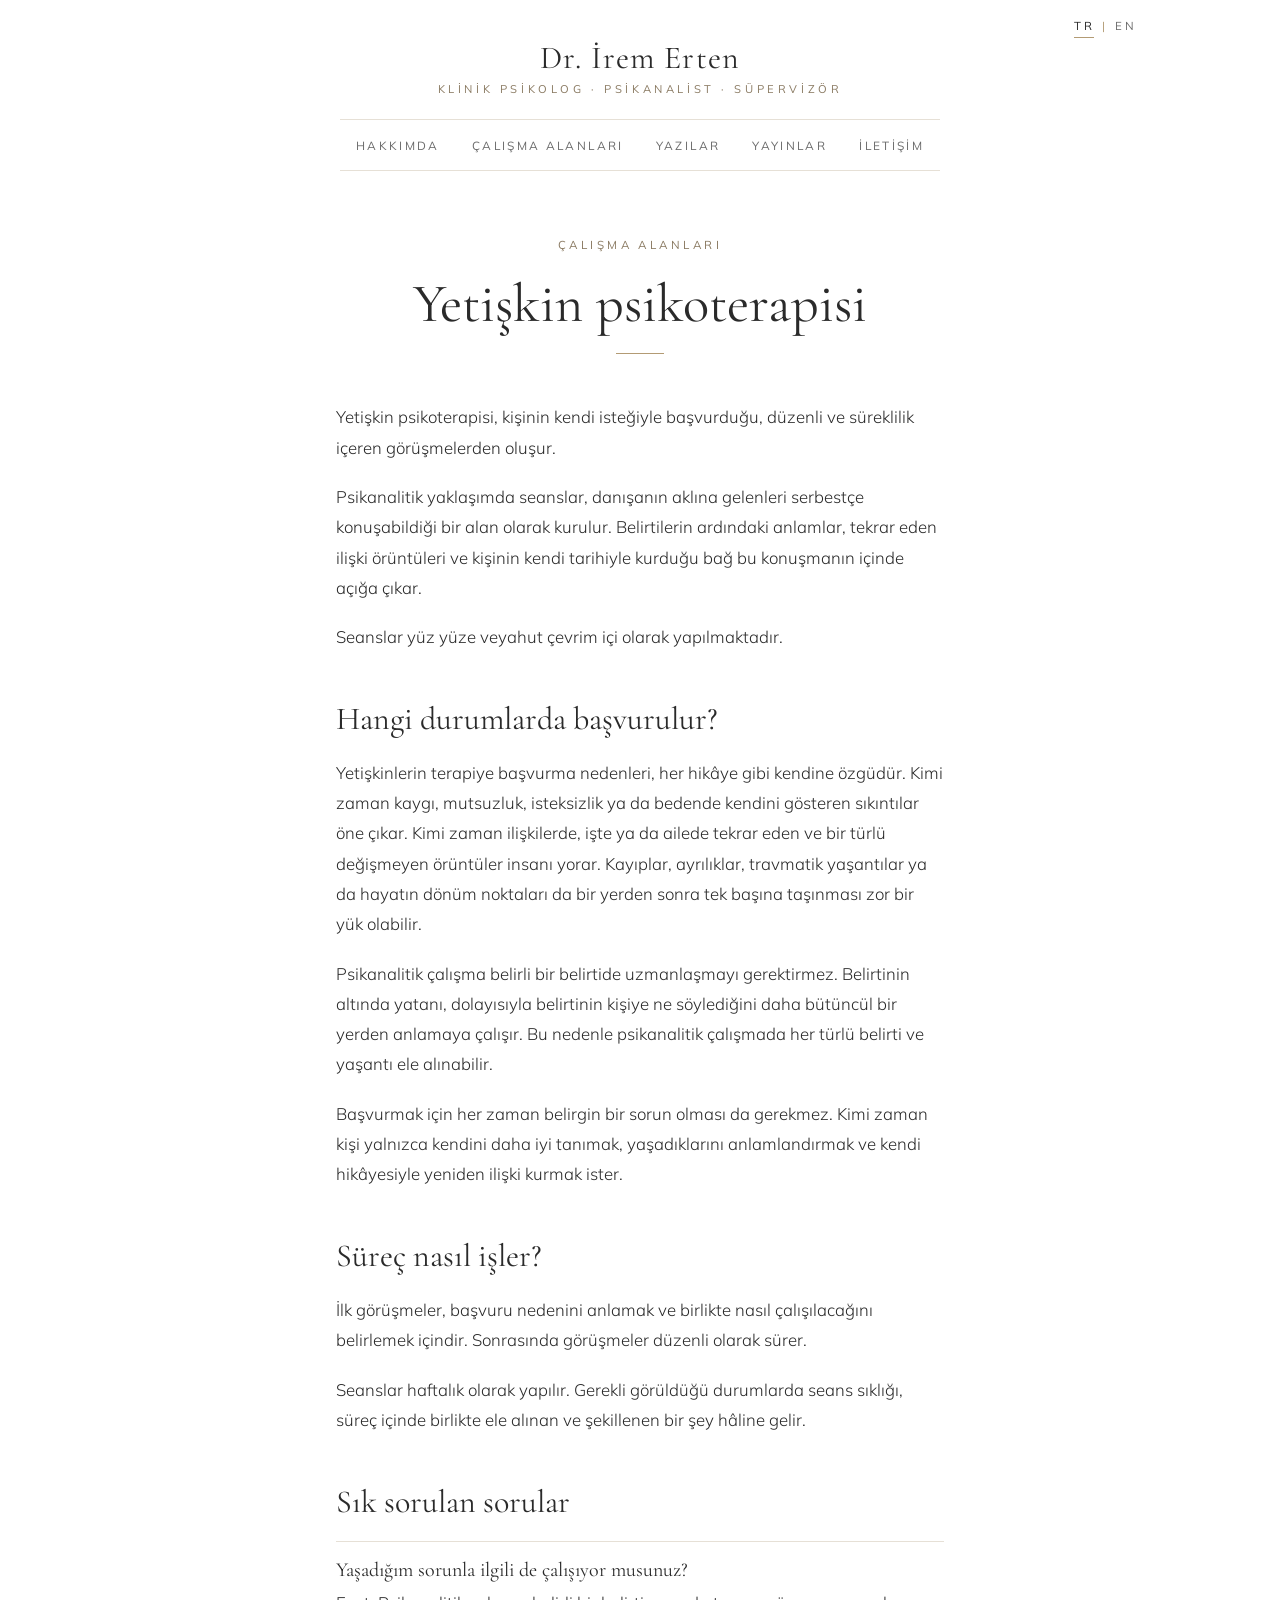
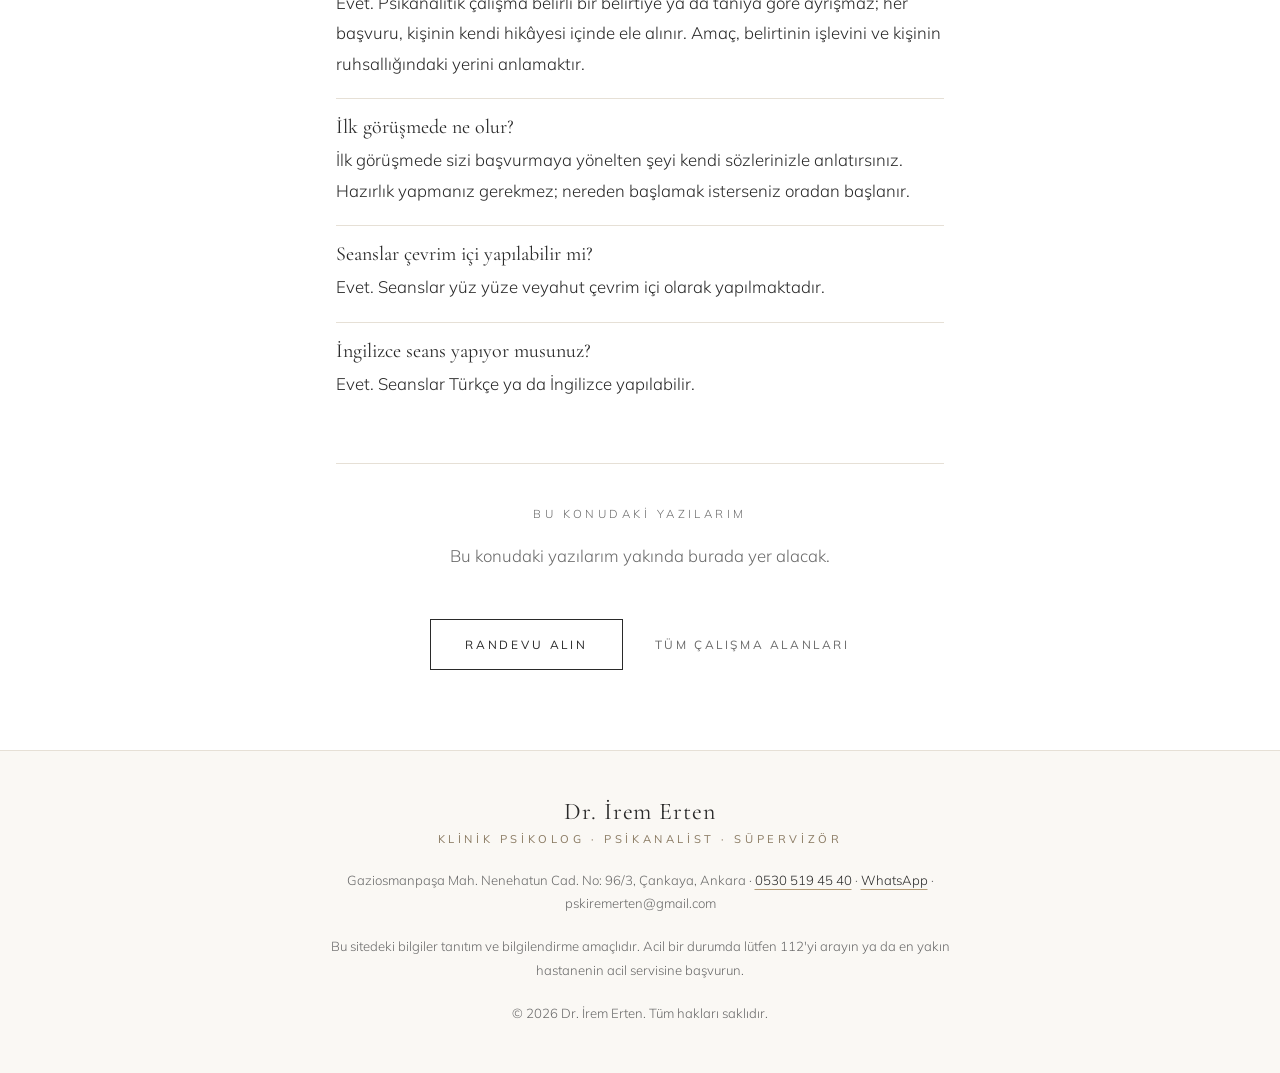
<file: yetiskin.html>
<!doctype html>
<html lang="tr">
<head>
<meta charset="utf-8">
<meta name="viewport" content="width=device-width, initial-scale=1, viewport-fit=cover">
<title>Yetişkin Psikoterapisi, Bireysel Terapi, Ankara | Psk. Dr. İrem Erten</title>
<meta name="description" content="Yetişkinlerle psikanalitik bireysel psikoterapi. Düzenli, süreklilik içeren görüşmeler. Psk. Dr. İrem Erten, klinik psikolog; yüz yüze veya çevrim içi.">
<link rel="alternate" hreflang="tr" href="https://iremerten.com/yetiskin.html">
<link rel="alternate" hreflang="en" href="https://iremerten.com/en/adults.html">
<link rel="alternate" hreflang="x-default" href="https://iremerten.com/yetiskin.html">
<link rel="canonical" href="https://iremerten.com/yetiskin.html">
<meta property="og:url" content="https://iremerten.com/yetiskin.html">
<link rel="preconnect" href="https://fonts.googleapis.com">
<link rel="preconnect" href="https://fonts.gstatic.com" crossorigin>
<link rel="stylesheet" href="https://fonts.googleapis.com/css2?family=Cormorant+Garamond:ital,wght@0,400;0,500;1,400&family=Mulish:wght@300;400;600&display=swap">
<link rel="stylesheet" href="style.css">
<script type="application/ld+json">
{
 "@context": "https://schema.org",
 "@type": "FAQPage",
 "mainEntity": [
  {
   "@type": "Question",
   "name": "Yaşadığım sorunla ilgili de çalışıyor musunuz?",
   "acceptedAnswer": {
    "@type": "Answer",
    "text": "Evet. Psikanalitik çalışma belirli bir belirtiye ya da tanıya göre ayrışmaz; her başvuru, kişinin kendi hikâyesi içinde ele alınır. Amaç, belirtinin işlevini ve kişinin ruhsallığındaki yerini anlamaktır."
   }
  },
  {
   "@type": "Question",
   "name": "İlk görüşmede ne olur?",
   "acceptedAnswer": {
    "@type": "Answer",
    "text": "İlk görüşmede sizi başvurmaya yönelten şeyi kendi sözlerinizle anlatırsınız. Hazırlık yapmanız gerekmez; nereden başlamak isterseniz oradan başlanır."
   }
  },
  {
   "@type": "Question",
   "name": "Seanslar çevrim içi yapılabilir mi?",
   "acceptedAnswer": {
    "@type": "Answer",
    "text": "Evet. Seanslar yüz yüze veyahut çevrim içi olarak yapılmaktadır."
   }
  },
  {
   "@type": "Question",
   "name": "İngilizce seans yapıyor musunuz?",
   "acceptedAnswer": {
    "@type": "Answer",
    "text": "Evet. Seanslar Türkçe ya da İngilizce yapılabilir."
   }
  }
 ]
}
</script>
</head>
<body>

<header class="site">
  <div class="wrap">
    <p class="lang"><a href="#" aria-current="page">TR</a><span aria-hidden="true">|</span><a href="en/adults.html" lang="en" hreflang="en" aria-label="English version">EN</a></p>
    <a class="logo" href="index.html"><strong>Dr. İrem Erten</strong><span>KLİNİK PSİKOLOG · PSİKANALİST · SÜPERVİZÖR</span></a>
    <nav aria-label="Site bölümleri">
      <ul>
        <li><a href="index.html#hakkimda">Hakkımda</a></li>
        <li><a href="index.html#calisma">Çalışma alanları</a></li>
        <li><a href="index.html#yazilar">Yazılar</a></li>
        <li><a href="index.html#yayinlar">Yayınlar</a></li>
        <li><a href="index.html#iletisim">İletişim</a></li>
      </ul>
    </nav>
  </div>
</header>

<main class="page">
  <div class="wrap">
    <div class="head"><p class="kicker">Çalışma alanları</p><h1>Yetişkin psikoterapisi</h1><span class="rule"></span></div>
    <div class="prose">
        <p>Yetişkin psikoterapisi, kişinin kendi isteğiyle başvurduğu, düzenli ve süreklilik içeren görüşmelerden oluşur.</p>
        <p>Psikanalitik yaklaşımda seanslar, danışanın aklına gelenleri serbestçe konuşabildiği bir alan olarak kurulur. Belirtilerin ardındaki anlamlar, tekrar eden ilişki örüntüleri ve kişinin kendi tarihiyle kurduğu bağ bu konuşmanın içinde açığa çıkar.</p>
        <p>Seanslar yüz yüze veyahut çevrim içi olarak yapılmaktadır.</p>
        <h2>Hangi durumlarda başvurulur?</h2>
        <p>Yetişkinlerin terapiye başvurma nedenleri, her hikâye gibi kendine özgüdür. Kimi zaman kaygı, mutsuzluk, isteksizlik ya da bedende kendini gösteren sıkıntılar öne çıkar. Kimi zaman ilişkilerde, işte ya da ailede tekrar eden ve bir türlü değişmeyen örüntüler insanı yorar. Kayıplar, ayrılıklar, travmatik yaşantılar ya da hayatın dönüm noktaları da bir yerden sonra tek başına taşınması zor bir yük olabilir.</p>
        <p>Psikanalitik çalışma belirli bir belirtide uzmanlaşmayı gerektirmez. Belirtinin altında yatanı, dolayısıyla belirtinin kişiye ne söylediğini daha bütüncül bir yerden anlamaya çalışır. Bu nedenle psikanalitik çalışmada her türlü belirti ve yaşantı ele alınabilir.</p>
        <p>Başvurmak için her zaman belirgin bir sorun olması da gerekmez. Kimi zaman kişi yalnızca kendini daha iyi tanımak, yaşadıklarını anlamlandırmak ve kendi hikâyesiyle yeniden ilişki kurmak ister.</p>
        <h2>Süreç nasıl işler?</h2>
        <p>İlk görüşmeler, başvuru nedenini anlamak ve birlikte nasıl çalışılacağını belirlemek içindir. Sonrasında görüşmeler düzenli olarak sürer.</p>
        <p>Seanslar haftalık olarak yapılır. Gerekli görüldüğü durumlarda seans sıklığı, süreç içinde birlikte ele alınan ve şekillenen bir şey hâline gelir.</p>
        <h2>Sık sorulan sorular</h2>
        <div class="qa"><h3>Yaşadığım sorunla ilgili de çalışıyor musunuz?</h3><p>Evet. Psikanalitik çalışma belirli bir belirtiye ya da tanıya göre ayrışmaz; her başvuru, kişinin kendi hikâyesi içinde ele alınır. Amaç, belirtinin işlevini ve kişinin ruhsallığındaki yerini anlamaktır.</p></div>
        <div class="qa"><h3>İlk görüşmede ne olur?</h3><p>İlk görüşmede sizi başvurmaya yönelten şeyi kendi sözlerinizle anlatırsınız. Hazırlık yapmanız gerekmez; nereden başlamak isterseniz oradan başlanır.</p></div>
        <div class="qa"><h3>Seanslar çevrim içi yapılabilir mi?</h3><p>Evet. Seanslar yüz yüze veyahut çevrim içi olarak yapılmaktadır.</p></div>
        <div class="qa"><h3>İngilizce seans yapıyor musunuz?</h3><p>Evet. Seanslar Türkçe ya da İngilizce yapılabilir.</p></div>
    </div>
    <div class="related">
      <p class="kicker">Bu konudaki yazılarım</p>
      <p>Bu konudaki yazılarım yakında burada yer alacak.</p>
    </div>
    <div class="back">
      <a class="btn" href="index.html#iletisim">Randevu alın</a>
      <a class="link" href="index.html#calisma">Tüm çalışma alanları</a>
    </div>
  </div>
</main>

<footer>
  <div class="wrap">
    <a class="logo" href="index.html"><strong>Dr. İrem Erten</strong><span>KLİNİK PSİKOLOG · PSİKANALİST · SÜPERVİZÖR</span></a>
    <p class="fine">Gaziosmanpaşa Mah. Nenehatun Cad. No: 96/3, Çankaya, Ankara · <a href="tel:+905305194540">0530 519 45 40</a> · <a href="https://wa.me/905305194540" target="_blank" rel="noopener">WhatsApp</a> · pskiremerten@gmail.com</p>
    <p class="fine">Bu sitedeki bilgiler tanıtım ve bilgilendirme amaçlıdır. Acil bir durumda lütfen 112'yi arayın ya da en yakın hastanenin acil servisine başvurun.</p>
    <p class="fine">© 2026 Dr. İrem Erten. Tüm hakları saklıdır.</p>
  </div>
</footer>
</body>
</html>
</file>
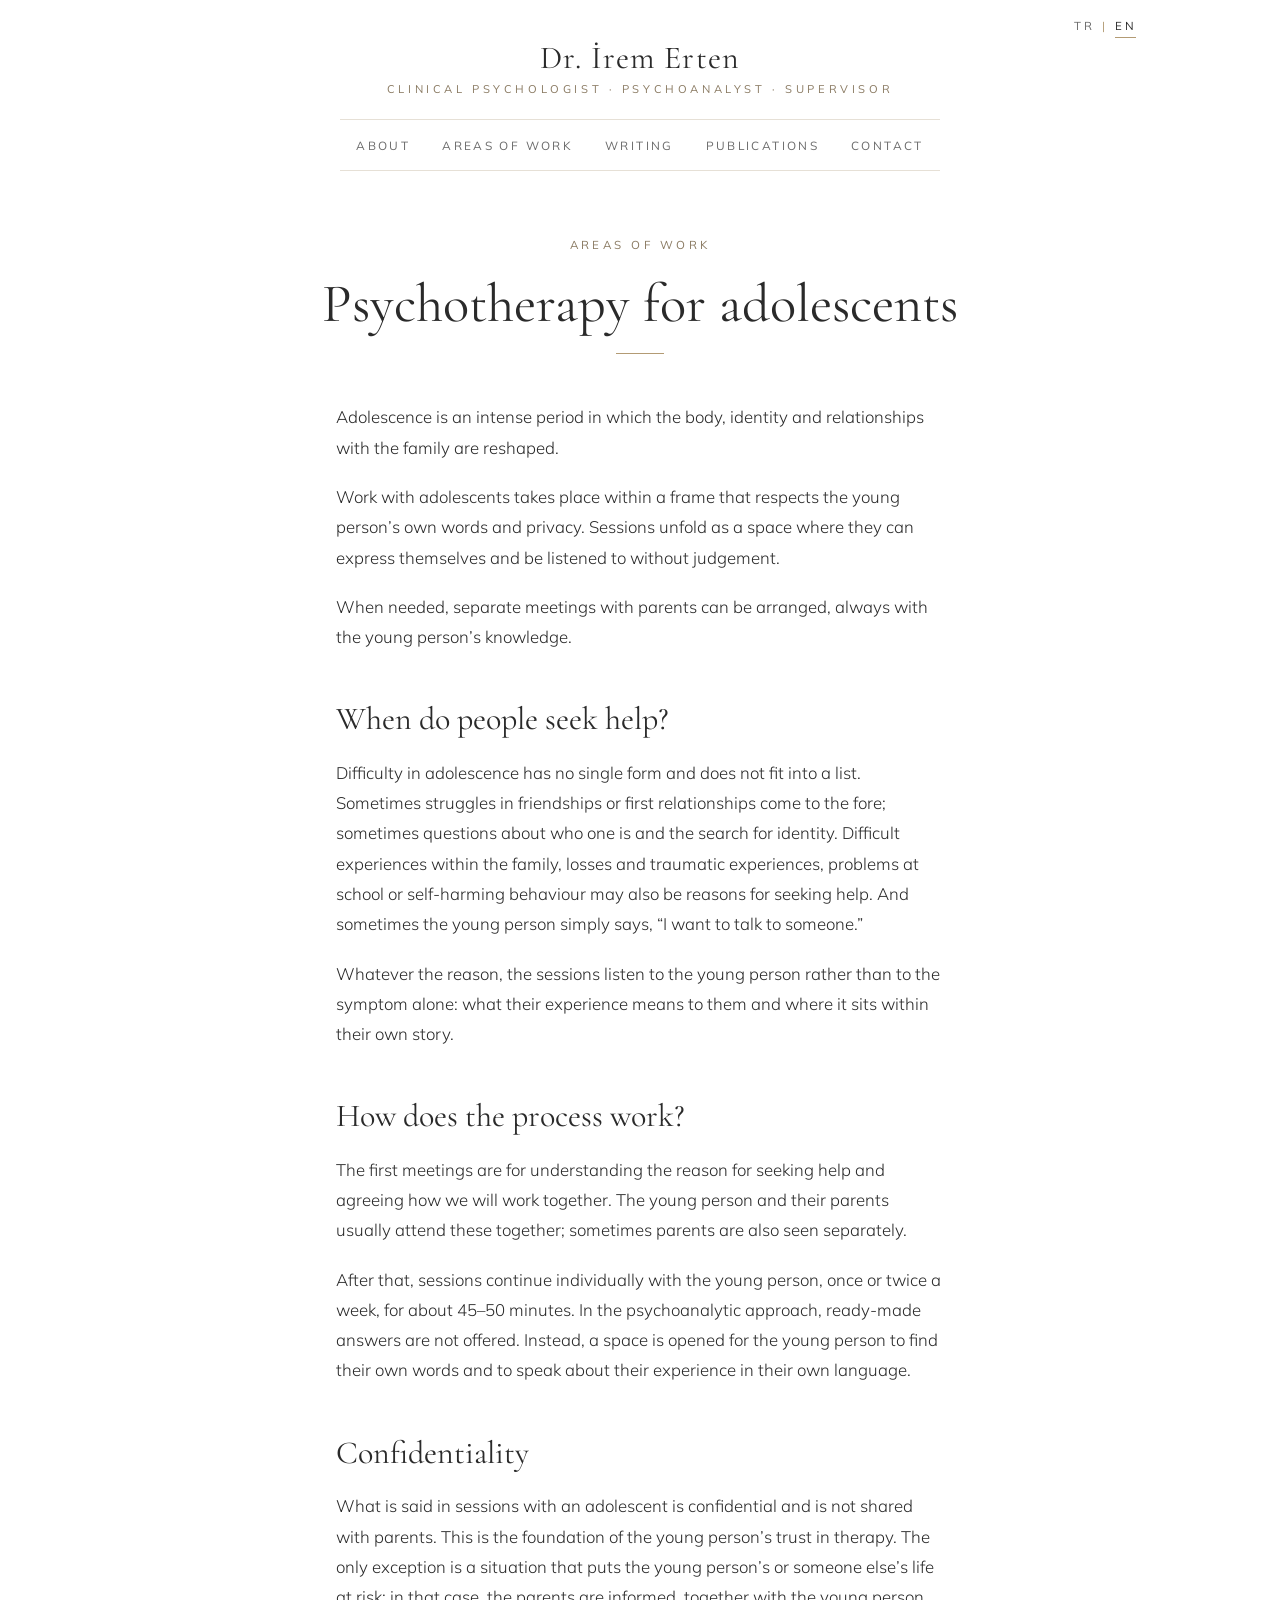
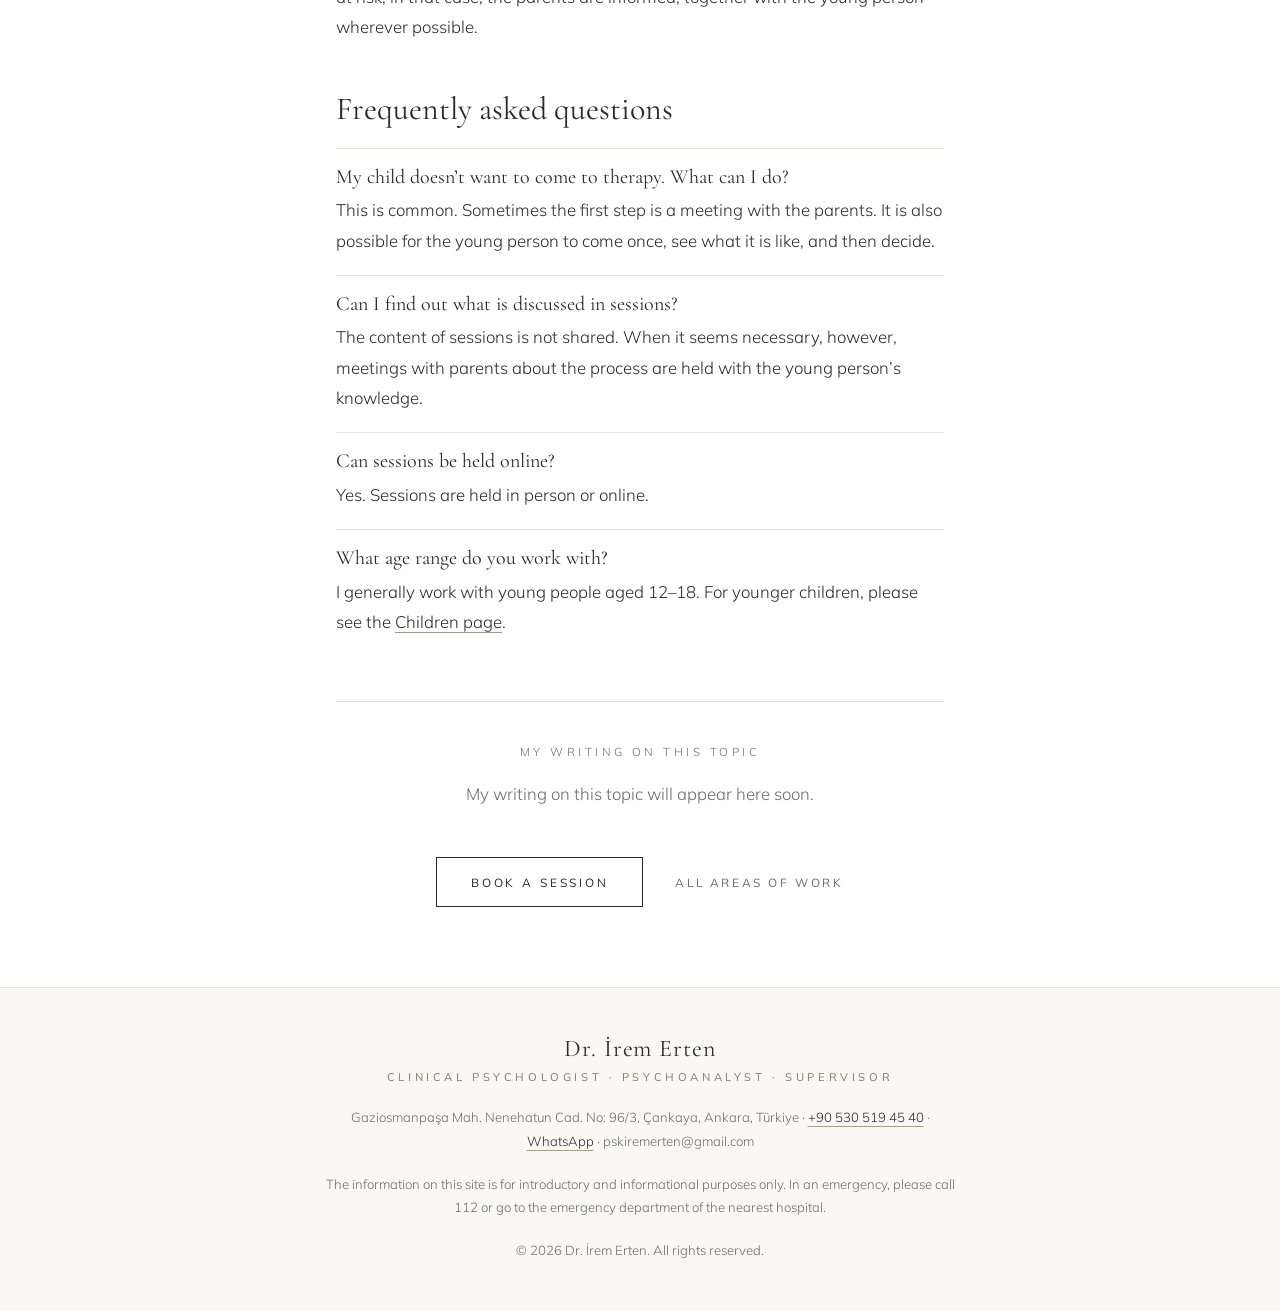
<file: en/adolescents.html>
<!doctype html>
<html lang="en">
<head>
<meta charset="utf-8">
<meta name="viewport" content="width=device-width, initial-scale=1, viewport-fit=cover">
<title>Therapist for Teenagers and Adolescents, Ankara | Dr. İrem Erten</title>
<meta name="description" content="Psychotherapy for adolescents in English or Turkish, in a frame that respects the young person's words and privacy. In person or online.">
<link rel="alternate" hreflang="tr" href="https://iremerten.com/ergen.html">
<link rel="alternate" hreflang="en" href="https://iremerten.com/en/adolescents.html">
<link rel="alternate" hreflang="x-default" href="https://iremerten.com/ergen.html">
<link rel="canonical" href="https://iremerten.com/en/adolescents.html">
<meta property="og:url" content="https://iremerten.com/en/adolescents.html">
<meta property="og:locale" content="en_GB">
<link rel="preconnect" href="https://fonts.googleapis.com">
<link rel="preconnect" href="https://fonts.gstatic.com" crossorigin>
<link rel="stylesheet" href="https://fonts.googleapis.com/css2?family=Cormorant+Garamond:ital,wght@0,400;0,500;1,400&family=Mulish:wght@300;400;600&display=swap">
<link rel="stylesheet" href="../style.css">
<script type="application/ld+json">
{
 "@context": "https://schema.org",
 "@type": "FAQPage",
 "mainEntity": [
  {
   "@type": "Question",
   "name": "My child doesn’t want to come to therapy. What can I do?",
   "acceptedAnswer": {
    "@type": "Answer",
    "text": "This is common. Sometimes the first step is a meeting with the parents. It is also possible for the young person to come once, see what it is like, and then decide."
   }
  },
  {
   "@type": "Question",
   "name": "Can I find out what is discussed in sessions?",
   "acceptedAnswer": {
    "@type": "Answer",
    "text": "The content of sessions is not shared. When it seems necessary, however, meetings with parents about the process are held with the young person’s knowledge."
   }
  },
  {
   "@type": "Question",
   "name": "Can sessions be held online?",
   "acceptedAnswer": {
    "@type": "Answer",
    "text": "Yes. Sessions are held in person or online."
   }
  },
  {
   "@type": "Question",
   "name": "What age range do you work with?",
   "acceptedAnswer": {
    "@type": "Answer",
    "text": "I generally work with young people aged 12–18. For younger children, please see the Children page."
   }
  }
 ]
}
</script>
</head>
<body>

<header class="site">
  <div class="wrap">
    <p class="lang"><a href="../ergen.html" lang="tr" hreflang="tr" aria-label="Türkçe sürüm">TR</a><span aria-hidden="true">|</span><a href="#" aria-current="page">EN</a></p>
    <a class="logo" href="./"><strong>Dr. İrem Erten</strong><span>CLINICAL PSYCHOLOGIST · PSYCHOANALYST · SUPERVISOR</span></a>
    <nav aria-label="Site sections">
      <ul>
        <li><a href="./#about">About</a></li>
        <li><a href="./#work">Areas of work</a></li>
        <li><a href="./#writing">Writing</a></li>
        <li><a href="./#publications">Publications</a></li>
        <li><a href="./#contact">Contact</a></li>
      </ul>
    </nav>
  </div>
</header>

<main class="page">
  <div class="wrap">
    <div class="head"><p class="kicker">Areas of work</p><h1>Psychotherapy for adolescents</h1><span class="rule"></span></div>
    <div class="prose">
        <p>Adolescence is an intense period in which the body, identity and relationships with the family are reshaped.</p>
        <p>Work with adolescents takes place within a frame that respects the young person’s own words and privacy. Sessions unfold as a space where they can express themselves and be listened to without judgement.</p>
        <p>When needed, separate meetings with parents can be arranged, always with the young person’s knowledge.</p>
        <h2>When do people seek help?</h2>
        <p>Difficulty in adolescence has no single form and does not fit into a list. Sometimes struggles in friendships or first relationships come to the fore; sometimes questions about who one is and the search for identity. Difficult experiences within the family, losses and traumatic experiences, problems at school or self-harming behaviour may also be reasons for seeking help. And sometimes the young person simply says, “I want to talk to someone.”</p>
        <p>Whatever the reason, the sessions listen to the young person rather than to the symptom alone: what their experience means to them and where it sits within their own story.</p>
        <h2>How does the process work?</h2>
        <p>The first meetings are for understanding the reason for seeking help and agreeing how we will work together. The young person and their parents usually attend these together; sometimes parents are also seen separately.</p>
        <p>After that, sessions continue individually with the young person, once or twice a week, for about 45–50 minutes. In the psychoanalytic approach, ready-made answers are not offered. Instead, a space is opened for the young person to find their own words and to speak about their experience in their own language.</p>
        <h2>Confidentiality</h2>
        <p>What is said in sessions with an adolescent is confidential and is not shared with parents. This is the foundation of the young person’s trust in therapy. The only exception is a situation that puts the young person’s or someone else’s life at risk; in that case, the parents are informed, together with the young person wherever possible.</p>
        <h2>Frequently asked questions</h2>
        <div class="qa"><h3>My child doesn’t want to come to therapy. What can I do?</h3><p>This is common. Sometimes the first step is a meeting with the parents. It is also possible for the young person to come once, see what it is like, and then decide.</p></div>
        <div class="qa"><h3>Can I find out what is discussed in sessions?</h3><p>The content of sessions is not shared. When it seems necessary, however, meetings with parents about the process are held with the young person’s knowledge.</p></div>
        <div class="qa"><h3>Can sessions be held online?</h3><p>Yes. Sessions are held in person or online.</p></div>
        <div class="qa"><h3>What age range do you work with?</h3><p>I generally work with young people aged 12–18. For younger children, please see the <a href="children.html">Children page</a>.</p></div>
    </div>
    <div class="related">
      <p class="kicker">My writing on this topic</p>
      <p>My writing on this topic will appear here soon.</p>
    </div>
    <div class="back">
      <a class="btn" href="./#contact">Book a session</a>
      <a class="link" href="./#work">All areas of work</a>
    </div>
  </div>
</main>

<footer>
  <div class="wrap">
    <a class="logo" href="./"><strong>Dr. İrem Erten</strong><span>CLINICAL PSYCHOLOGIST · PSYCHOANALYST · SUPERVISOR</span></a>
    <p class="fine">Gaziosmanpaşa Mah. Nenehatun Cad. No: 96/3, Çankaya, Ankara, Türkiye · <a href="tel:+905305194540">+90 530 519 45 40</a> · <a href="https://wa.me/905305194540" target="_blank" rel="noopener">WhatsApp</a> · pskiremerten@gmail.com</p>
    <p class="fine">The information on this site is for introductory and informational purposes only. In an emergency, please call 112 or go to the emergency department of the nearest hospital.</p>
    <p class="fine">© 2026 Dr. İrem Erten. All rights reserved.</p>
  </div>
</footer>
</body>
</html>
</file>
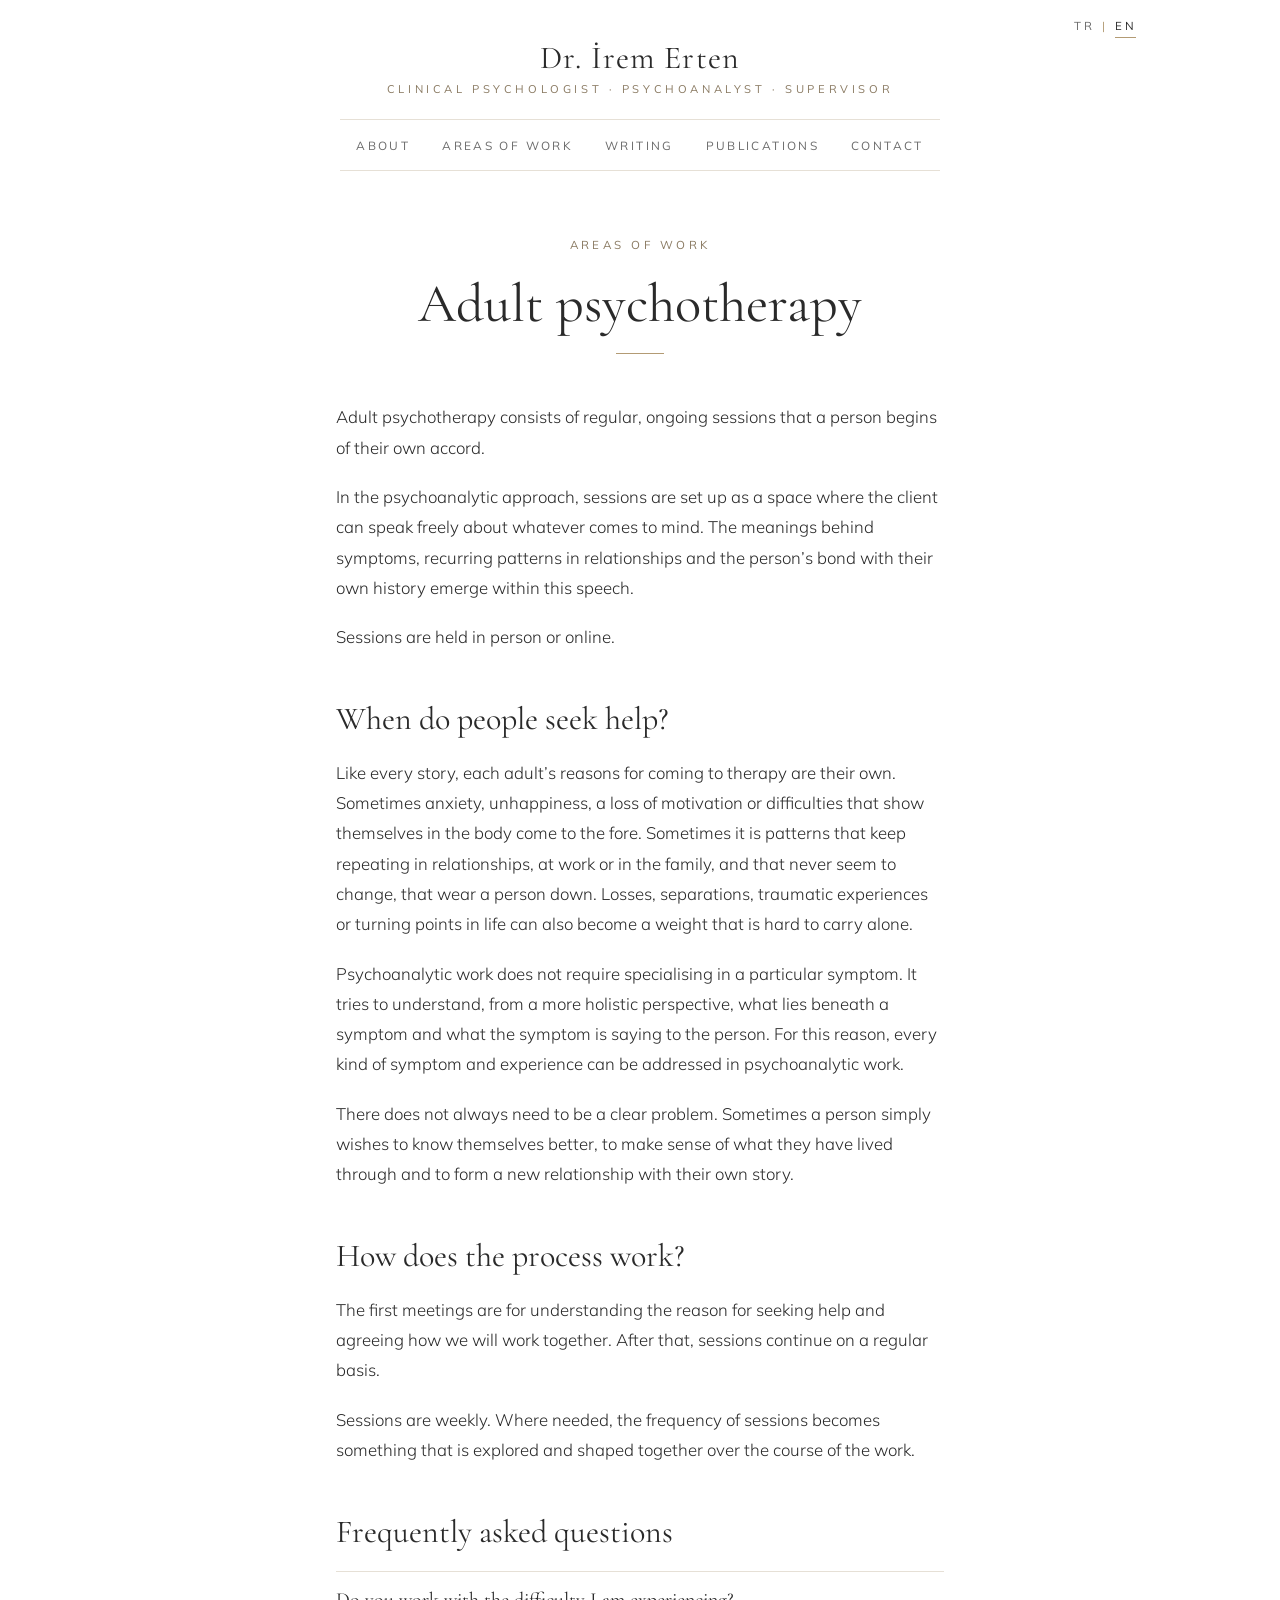
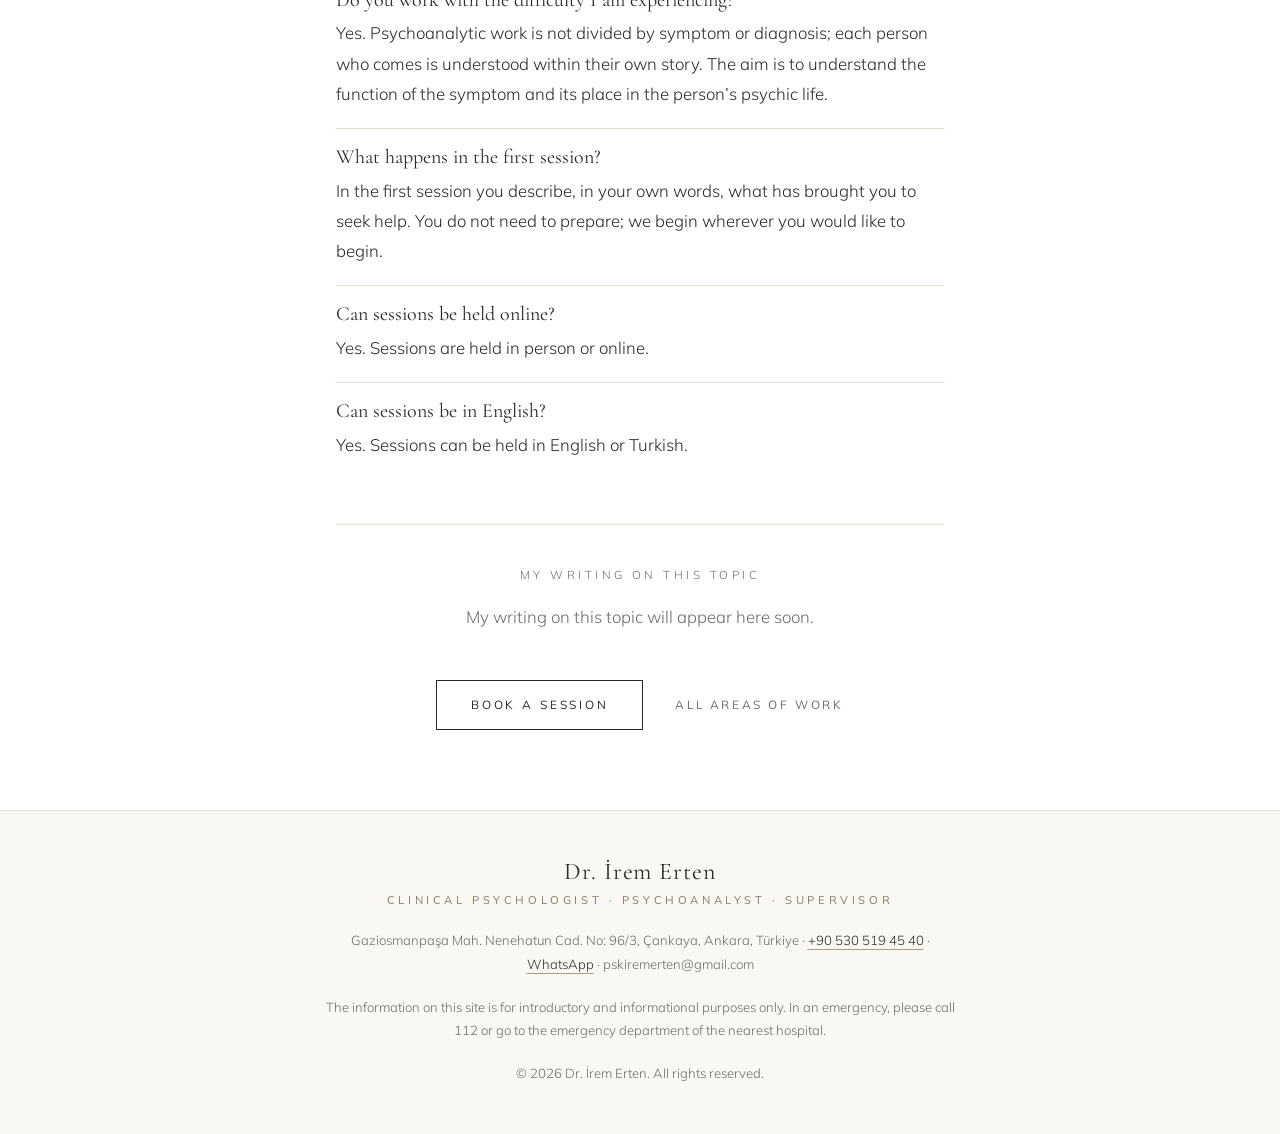
<file: en/adults.html>
<!doctype html>
<html lang="en">
<head>
<meta charset="utf-8">
<meta name="viewport" content="width=device-width, initial-scale=1, viewport-fit=cover">
<title>Individual Therapy for Adults, Ankara | Dr. İrem Erten</title>
<meta name="description" content="Psychoanalytic individual psychotherapy for adults, in English or Turkish. Clinical psychologist Dr. İrem Erten; in person or online.">
<link rel="alternate" hreflang="tr" href="https://iremerten.com/yetiskin.html">
<link rel="alternate" hreflang="en" href="https://iremerten.com/en/adults.html">
<link rel="alternate" hreflang="x-default" href="https://iremerten.com/yetiskin.html">
<link rel="canonical" href="https://iremerten.com/en/adults.html">
<meta property="og:url" content="https://iremerten.com/en/adults.html">
<meta property="og:locale" content="en_GB">
<link rel="preconnect" href="https://fonts.googleapis.com">
<link rel="preconnect" href="https://fonts.gstatic.com" crossorigin>
<link rel="stylesheet" href="https://fonts.googleapis.com/css2?family=Cormorant+Garamond:ital,wght@0,400;0,500;1,400&family=Mulish:wght@300;400;600&display=swap">
<link rel="stylesheet" href="../style.css">
<script type="application/ld+json">
{
 "@context": "https://schema.org",
 "@type": "FAQPage",
 "mainEntity": [
  {
   "@type": "Question",
   "name": "Do you work with the difficulty I am experiencing?",
   "acceptedAnswer": {
    "@type": "Answer",
    "text": "Yes. Psychoanalytic work is not divided by symptom or diagnosis; each person who comes is understood within their own story. The aim is to understand the function of the symptom and its place in the person’s psychic life."
   }
  },
  {
   "@type": "Question",
   "name": "What happens in the first session?",
   "acceptedAnswer": {
    "@type": "Answer",
    "text": "In the first session you describe, in your own words, what has brought you to seek help. You do not need to prepare; we begin wherever you would like to begin."
   }
  },
  {
   "@type": "Question",
   "name": "Can sessions be held online?",
   "acceptedAnswer": {
    "@type": "Answer",
    "text": "Yes. Sessions are held in person or online."
   }
  },
  {
   "@type": "Question",
   "name": "Can sessions be in English?",
   "acceptedAnswer": {
    "@type": "Answer",
    "text": "Yes. Sessions can be held in English or Turkish."
   }
  }
 ]
}
</script>
</head>
<body>

<header class="site">
  <div class="wrap">
    <p class="lang"><a href="../yetiskin.html" lang="tr" hreflang="tr" aria-label="Türkçe sürüm">TR</a><span aria-hidden="true">|</span><a href="#" aria-current="page">EN</a></p>
    <a class="logo" href="./"><strong>Dr. İrem Erten</strong><span>CLINICAL PSYCHOLOGIST · PSYCHOANALYST · SUPERVISOR</span></a>
    <nav aria-label="Site sections">
      <ul>
        <li><a href="./#about">About</a></li>
        <li><a href="./#work">Areas of work</a></li>
        <li><a href="./#writing">Writing</a></li>
        <li><a href="./#publications">Publications</a></li>
        <li><a href="./#contact">Contact</a></li>
      </ul>
    </nav>
  </div>
</header>

<main class="page">
  <div class="wrap">
    <div class="head"><p class="kicker">Areas of work</p><h1>Adult psychotherapy</h1><span class="rule"></span></div>
    <div class="prose">
        <p>Adult psychotherapy consists of regular, ongoing sessions that a person begins of their own accord.</p>
        <p>In the psychoanalytic approach, sessions are set up as a space where the client can speak freely about whatever comes to mind. The meanings behind symptoms, recurring patterns in relationships and the person’s bond with their own history emerge within this speech.</p>
        <p>Sessions are held in person or online.</p>
        <h2>When do people seek help?</h2>
        <p>Like every story, each adult’s reasons for coming to therapy are their own. Sometimes anxiety, unhappiness, a loss of motivation or difficulties that show themselves in the body come to the fore. Sometimes it is patterns that keep repeating in relationships, at work or in the family, and that never seem to change, that wear a person down. Losses, separations, traumatic experiences or turning points in life can also become a weight that is hard to carry alone.</p>
        <p>Psychoanalytic work does not require specialising in a particular symptom. It tries to understand, from a more holistic perspective, what lies beneath a symptom and what the symptom is saying to the person. For this reason, every kind of symptom and experience can be addressed in psychoanalytic work.</p>
        <p>There does not always need to be a clear problem. Sometimes a person simply wishes to know themselves better, to make sense of what they have lived through and to form a new relationship with their own story.</p>
        <h2>How does the process work?</h2>
        <p>The first meetings are for understanding the reason for seeking help and agreeing how we will work together. After that, sessions continue on a regular basis.</p>
        <p>Sessions are weekly. Where needed, the frequency of sessions becomes something that is explored and shaped together over the course of the work.</p>
        <h2>Frequently asked questions</h2>
        <div class="qa"><h3>Do you work with the difficulty I am experiencing?</h3><p>Yes. Psychoanalytic work is not divided by symptom or diagnosis; each person who comes is understood within their own story. The aim is to understand the function of the symptom and its place in the person’s psychic life.</p></div>
        <div class="qa"><h3>What happens in the first session?</h3><p>In the first session you describe, in your own words, what has brought you to seek help. You do not need to prepare; we begin wherever you would like to begin.</p></div>
        <div class="qa"><h3>Can sessions be held online?</h3><p>Yes. Sessions are held in person or online.</p></div>
        <div class="qa"><h3>Can sessions be in English?</h3><p>Yes. Sessions can be held in English or Turkish.</p></div>
    </div>
    <div class="related">
      <p class="kicker">My writing on this topic</p>
      <p>My writing on this topic will appear here soon.</p>
    </div>
    <div class="back">
      <a class="btn" href="./#contact">Book a session</a>
      <a class="link" href="./#work">All areas of work</a>
    </div>
  </div>
</main>

<footer>
  <div class="wrap">
    <a class="logo" href="./"><strong>Dr. İrem Erten</strong><span>CLINICAL PSYCHOLOGIST · PSYCHOANALYST · SUPERVISOR</span></a>
    <p class="fine">Gaziosmanpaşa Mah. Nenehatun Cad. No: 96/3, Çankaya, Ankara, Türkiye · <a href="tel:+905305194540">+90 530 519 45 40</a> · <a href="https://wa.me/905305194540" target="_blank" rel="noopener">WhatsApp</a> · pskiremerten@gmail.com</p>
    <p class="fine">The information on this site is for introductory and informational purposes only. In an emergency, please call 112 or go to the emergency department of the nearest hospital.</p>
    <p class="fine">© 2026 Dr. İrem Erten. All rights reserved.</p>
  </div>
</footer>
</body>
</html>
</file>
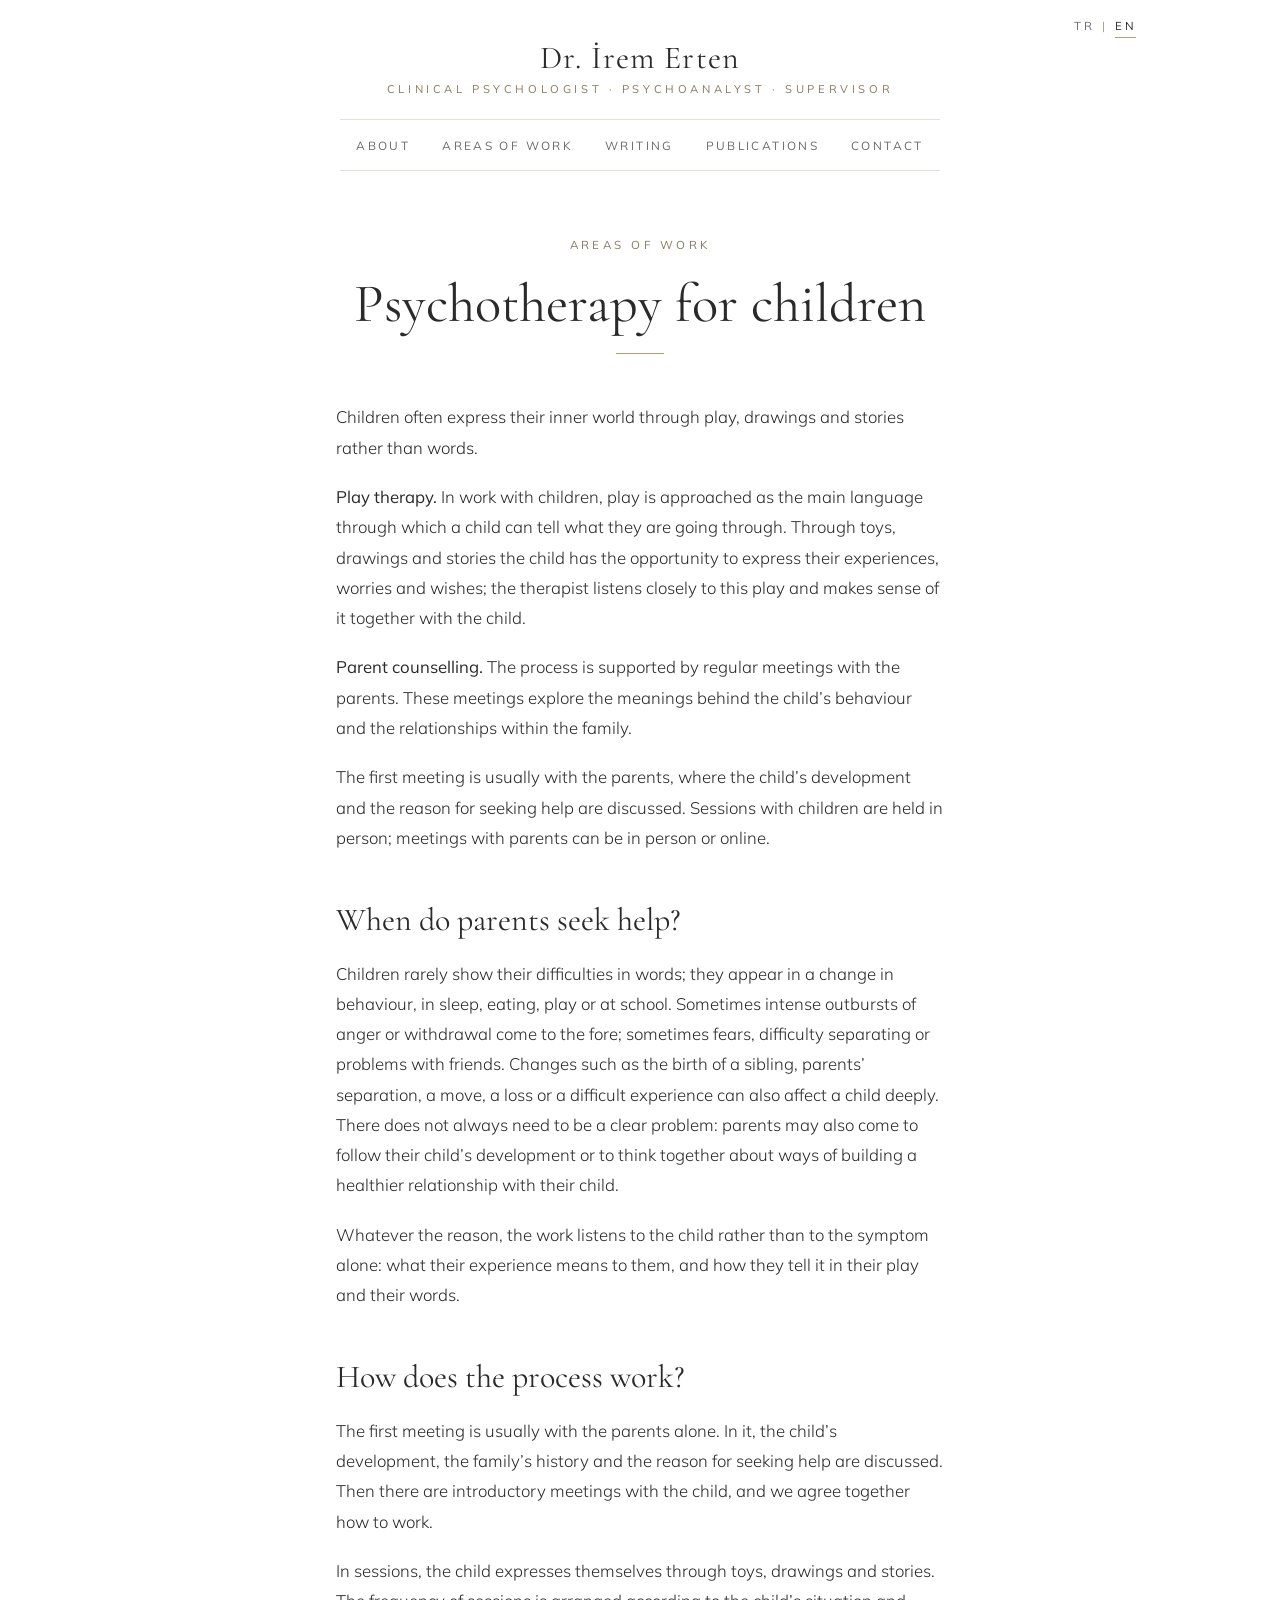
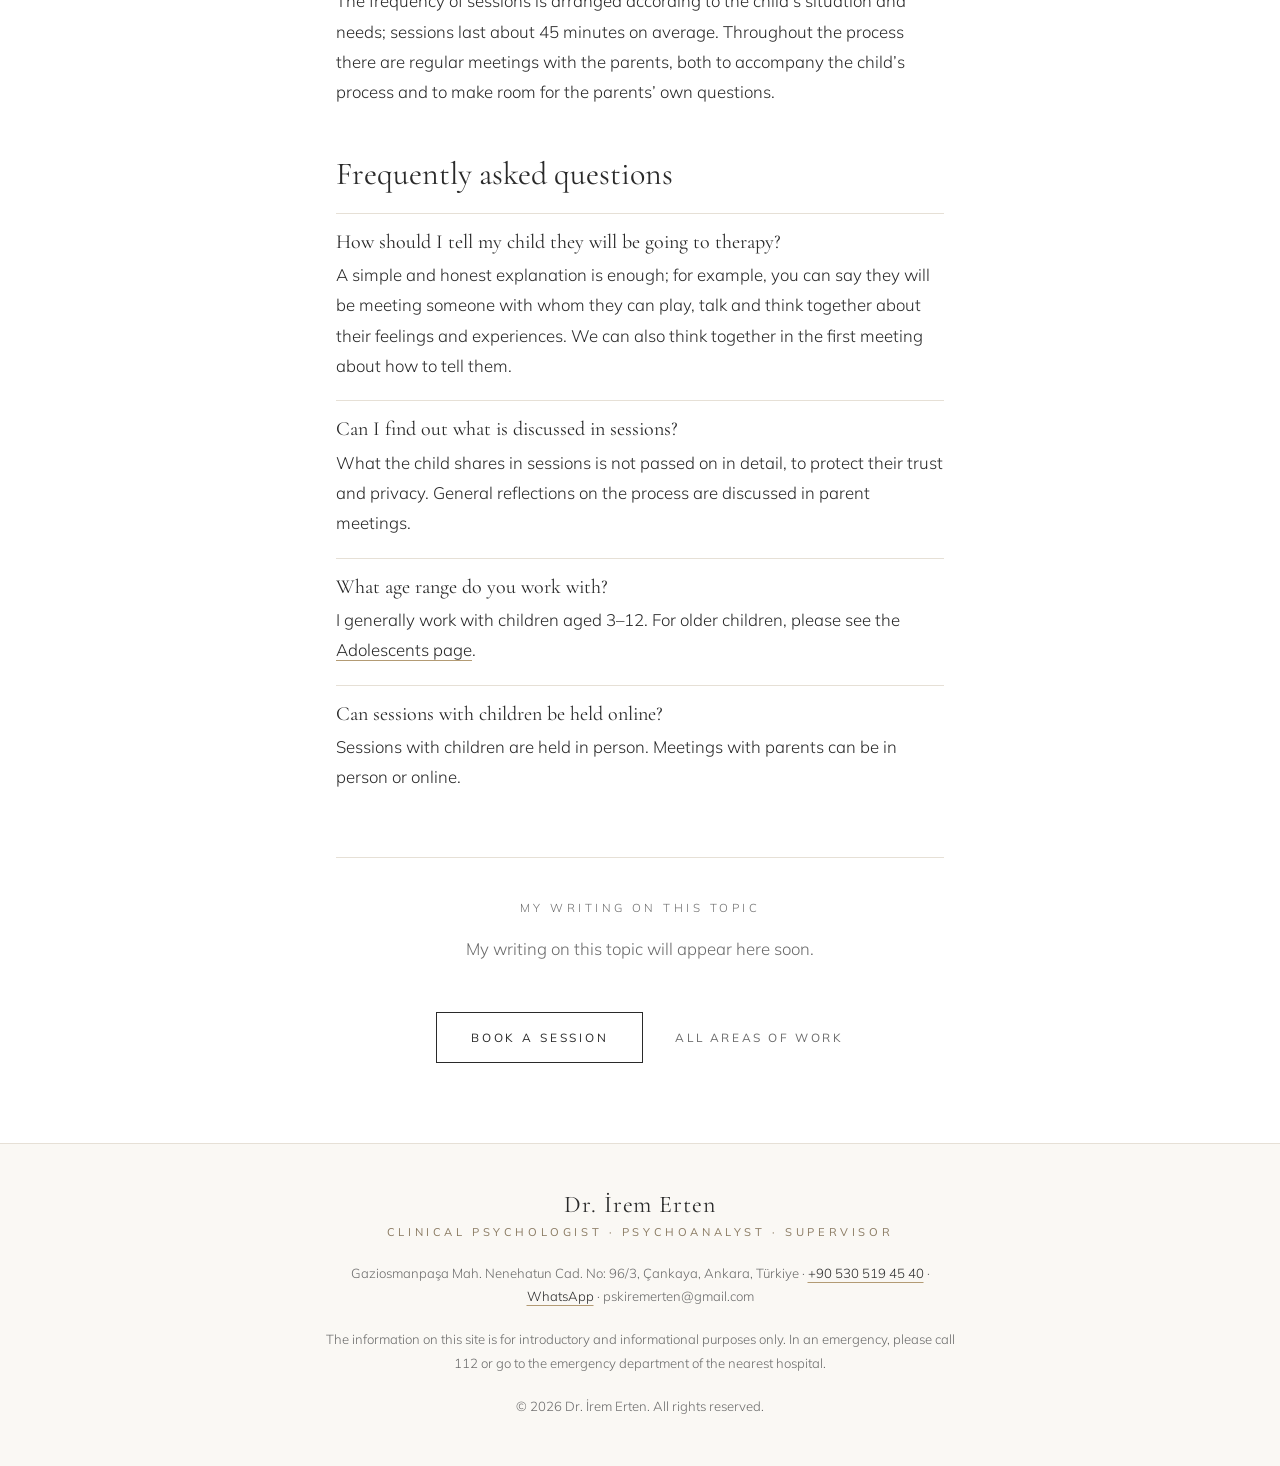
<file: en/children.html>
<!doctype html>
<html lang="en">
<head>
<meta charset="utf-8">
<meta name="viewport" content="width=device-width, initial-scale=1, viewport-fit=cover">
<title>Child Psychologist and Play Therapy, Ankara | Dr. İrem Erten</title>
<meta name="description" content="Play therapy and psychotherapy for children, supported by parent counselling. In English or Turkish.">
<link rel="alternate" hreflang="tr" href="https://iremerten.com/cocuk.html">
<link rel="alternate" hreflang="en" href="https://iremerten.com/en/children.html">
<link rel="alternate" hreflang="x-default" href="https://iremerten.com/cocuk.html">
<link rel="canonical" href="https://iremerten.com/en/children.html">
<meta property="og:url" content="https://iremerten.com/en/children.html">
<meta property="og:locale" content="en_GB">
<link rel="preconnect" href="https://fonts.googleapis.com">
<link rel="preconnect" href="https://fonts.gstatic.com" crossorigin>
<link rel="stylesheet" href="https://fonts.googleapis.com/css2?family=Cormorant+Garamond:ital,wght@0,400;0,500;1,400&family=Mulish:wght@300;400;600&display=swap">
<link rel="stylesheet" href="../style.css">
<script type="application/ld+json">
{
 "@context": "https://schema.org",
 "@type": "FAQPage",
 "mainEntity": [
  {
   "@type": "Question",
   "name": "How should I tell my child they will be going to therapy?",
   "acceptedAnswer": {
    "@type": "Answer",
    "text": "A simple and honest explanation is enough; for example, you can say they will be meeting someone with whom they can play, talk and think together about their feelings and experiences. We can also think together in the first meeting about how to tell them."
   }
  },
  {
   "@type": "Question",
   "name": "Can I find out what is discussed in sessions?",
   "acceptedAnswer": {
    "@type": "Answer",
    "text": "What the child shares in sessions is not passed on in detail, to protect their trust and privacy. General reflections on the process are discussed in parent meetings."
   }
  },
  {
   "@type": "Question",
   "name": "What age range do you work with?",
   "acceptedAnswer": {
    "@type": "Answer",
    "text": "I generally work with children aged 3–12. For older children, please see the Adolescents page."
   }
  },
  {
   "@type": "Question",
   "name": "Can sessions with children be held online?",
   "acceptedAnswer": {
    "@type": "Answer",
    "text": "Sessions with children are held in person. Meetings with parents can be in person or online."
   }
  }
 ]
}
</script>
</head>
<body>

<header class="site">
  <div class="wrap">
    <p class="lang"><a href="../cocuk.html" lang="tr" hreflang="tr" aria-label="Türkçe sürüm">TR</a><span aria-hidden="true">|</span><a href="#" aria-current="page">EN</a></p>
    <a class="logo" href="./"><strong>Dr. İrem Erten</strong><span>CLINICAL PSYCHOLOGIST · PSYCHOANALYST · SUPERVISOR</span></a>
    <nav aria-label="Site sections">
      <ul>
        <li><a href="./#about">About</a></li>
        <li><a href="./#work">Areas of work</a></li>
        <li><a href="./#writing">Writing</a></li>
        <li><a href="./#publications">Publications</a></li>
        <li><a href="./#contact">Contact</a></li>
      </ul>
    </nav>
  </div>
</header>

<main class="page">
  <div class="wrap">
    <div class="head"><p class="kicker">Areas of work</p><h1>Psychotherapy for children</h1><span class="rule"></span></div>
    <div class="prose">
        <p>Children often express their inner world through play, drawings and stories rather than words.</p>
        <p><strong>Play therapy.</strong> In work with children, play is approached as the main language through which a child can tell what they are going through. Through toys, drawings and stories the child has the opportunity to express their experiences, worries and wishes; the therapist listens closely to this play and makes sense of it together with the child.</p>
        <p><strong>Parent counselling.</strong> The process is supported by regular meetings with the parents. These meetings explore the meanings behind the child’s behaviour and the relationships within the family.</p>
        <p>The first meeting is usually with the parents, where the child’s development and the reason for seeking help are discussed. Sessions with children are held in person; meetings with parents can be in person or online.</p>
        <h2>When do parents seek help?</h2>
        <p>Children rarely show their difficulties in words; they appear in a change in behaviour, in sleep, eating, play or at school. Sometimes intense outbursts of anger or withdrawal come to the fore; sometimes fears, difficulty separating or problems with friends. Changes such as the birth of a sibling, parents’ separation, a move, a loss or a difficult experience can also affect a child deeply. There does not always need to be a clear problem: parents may also come to follow their child’s development or to think together about ways of building a healthier relationship with their child.</p>
        <p>Whatever the reason, the work listens to the child rather than to the symptom alone: what their experience means to them, and how they tell it in their play and their words.</p>
        <h2>How does the process work?</h2>
        <p>The first meeting is usually with the parents alone. In it, the child’s development, the family’s history and the reason for seeking help are discussed. Then there are introductory meetings with the child, and we agree together how to work.</p>
        <p>In sessions, the child expresses themselves through toys, drawings and stories. The frequency of sessions is arranged according to the child’s situation and needs; sessions last about 45 minutes on average. Throughout the process there are regular meetings with the parents, both to accompany the child’s process and to make room for the parents’ own questions.</p>
        <h2>Frequently asked questions</h2>
        <div class="qa"><h3>How should I tell my child they will be going to therapy?</h3><p>A simple and honest explanation is enough; for example, you can say they will be meeting someone with whom they can play, talk and think together about their feelings and experiences. We can also think together in the first meeting about how to tell them.</p></div>
        <div class="qa"><h3>Can I find out what is discussed in sessions?</h3><p>What the child shares in sessions is not passed on in detail, to protect their trust and privacy. General reflections on the process are discussed in parent meetings.</p></div>
        <div class="qa"><h3>What age range do you work with?</h3><p>I generally work with children aged 3–12. For older children, please see the <a href="adolescents.html">Adolescents page</a>.</p></div>
        <div class="qa"><h3>Can sessions with children be held online?</h3><p>Sessions with children are held in person. Meetings with parents can be in person or online.</p></div>
    </div>
    <div class="related">
      <p class="kicker">My writing on this topic</p>
      <p>My writing on this topic will appear here soon.</p>
    </div>
    <div class="back">
      <a class="btn" href="./#contact">Book a session</a>
      <a class="link" href="./#work">All areas of work</a>
    </div>
  </div>
</main>

<footer>
  <div class="wrap">
    <a class="logo" href="./"><strong>Dr. İrem Erten</strong><span>CLINICAL PSYCHOLOGIST · PSYCHOANALYST · SUPERVISOR</span></a>
    <p class="fine">Gaziosmanpaşa Mah. Nenehatun Cad. No: 96/3, Çankaya, Ankara, Türkiye · <a href="tel:+905305194540">+90 530 519 45 40</a> · <a href="https://wa.me/905305194540" target="_blank" rel="noopener">WhatsApp</a> · pskiremerten@gmail.com</p>
    <p class="fine">The information on this site is for introductory and informational purposes only. In an emergency, please call 112 or go to the emergency department of the nearest hospital.</p>
    <p class="fine">© 2026 Dr. İrem Erten. All rights reserved.</p>
  </div>
</footer>
</body>
</html>
</file>
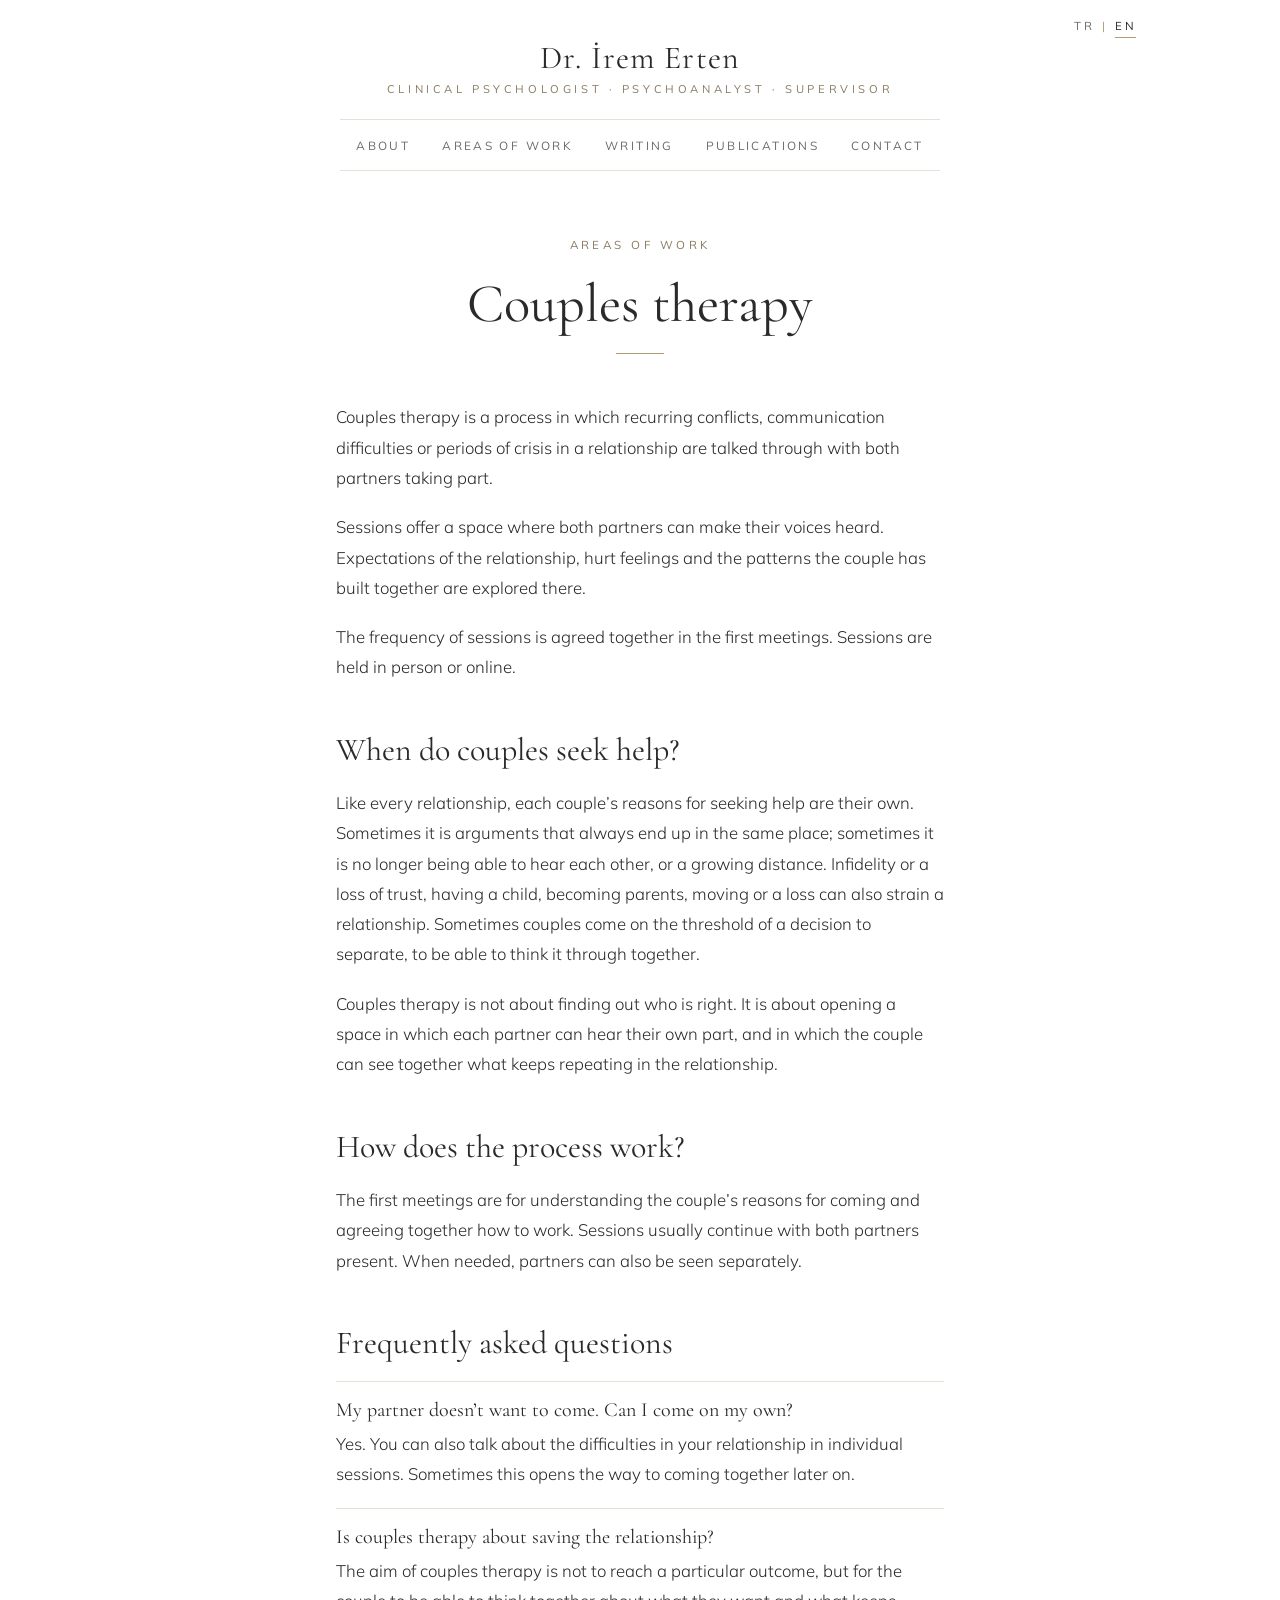
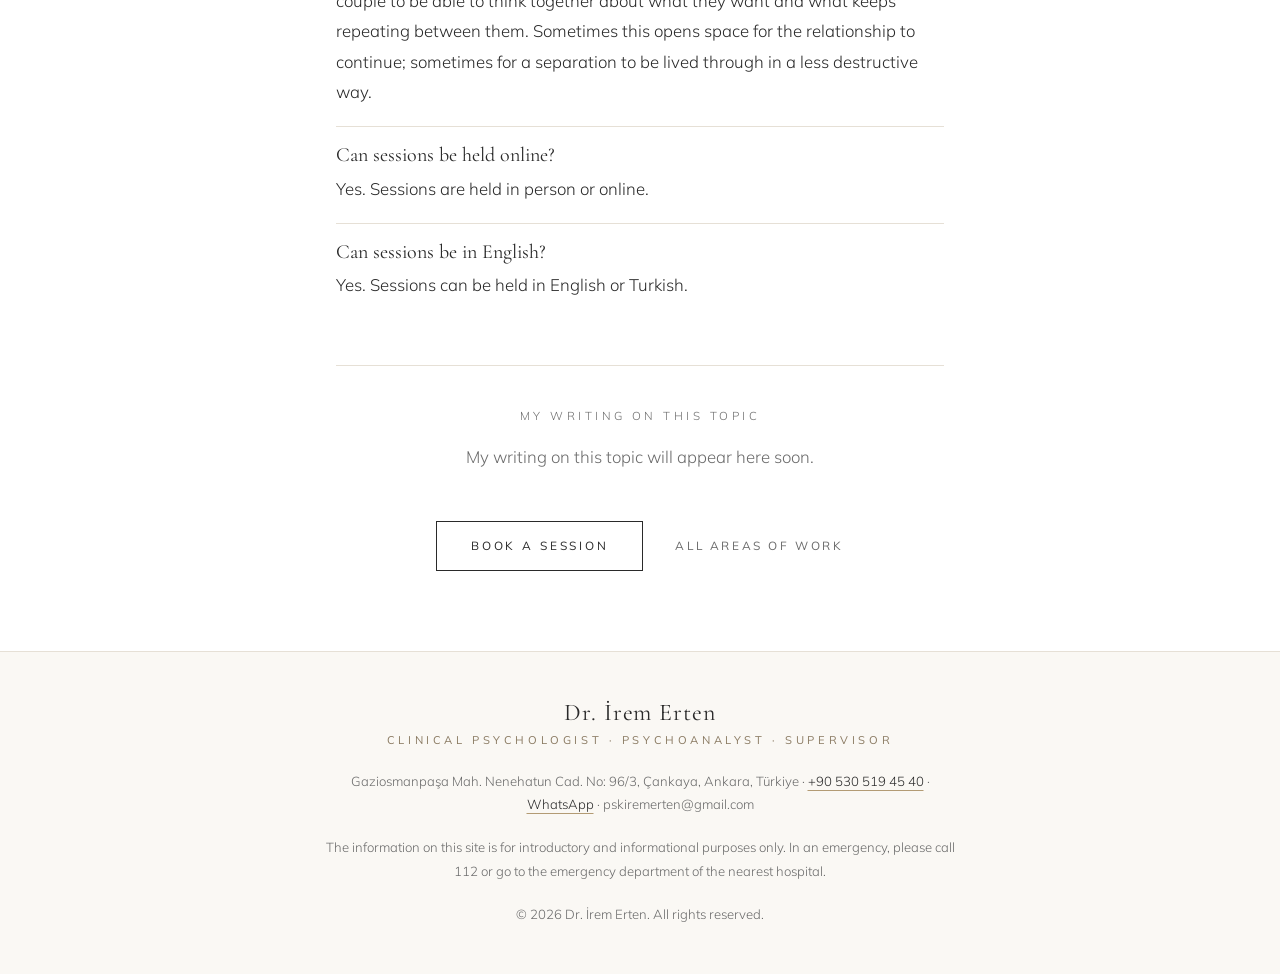
<file: en/couples.html>
<!doctype html>
<html lang="en">
<head>
<meta charset="utf-8">
<meta name="viewport" content="width=device-width, initial-scale=1, viewport-fit=cover">
<title>Couples Therapy, Ankara | Dr. İrem Erten</title>
<meta name="description" content="Couples therapy in English or Turkish: recurring conflicts, communication difficulties and periods of crisis, with both partners taking part. In person or online.">
<link rel="alternate" hreflang="tr" href="https://iremerten.com/cift.html">
<link rel="alternate" hreflang="en" href="https://iremerten.com/en/couples.html">
<link rel="alternate" hreflang="x-default" href="https://iremerten.com/cift.html">
<link rel="canonical" href="https://iremerten.com/en/couples.html">
<meta property="og:url" content="https://iremerten.com/en/couples.html">
<meta property="og:locale" content="en_GB">
<link rel="preconnect" href="https://fonts.googleapis.com">
<link rel="preconnect" href="https://fonts.gstatic.com" crossorigin>
<link rel="stylesheet" href="https://fonts.googleapis.com/css2?family=Cormorant+Garamond:ital,wght@0,400;0,500;1,400&family=Mulish:wght@300;400;600&display=swap">
<link rel="stylesheet" href="../style.css">
<script type="application/ld+json">
{
 "@context": "https://schema.org",
 "@type": "FAQPage",
 "mainEntity": [
  {
   "@type": "Question",
   "name": "My partner doesn’t want to come. Can I come on my own?",
   "acceptedAnswer": {
    "@type": "Answer",
    "text": "Yes. You can also talk about the difficulties in your relationship in individual sessions. Sometimes this opens the way to coming together later on."
   }
  },
  {
   "@type": "Question",
   "name": "Is couples therapy about saving the relationship?",
   "acceptedAnswer": {
    "@type": "Answer",
    "text": "The aim of couples therapy is not to reach a particular outcome, but for the couple to be able to think together about what they want and what keeps repeating between them. Sometimes this opens space for the relationship to continue; sometimes for a separation to be lived through in a less destructive way."
   }
  },
  {
   "@type": "Question",
   "name": "Can sessions be held online?",
   "acceptedAnswer": {
    "@type": "Answer",
    "text": "Yes. Sessions are held in person or online."
   }
  },
  {
   "@type": "Question",
   "name": "Can sessions be in English?",
   "acceptedAnswer": {
    "@type": "Answer",
    "text": "Yes. Sessions can be held in English or Turkish."
   }
  }
 ]
}
</script>
</head>
<body>

<header class="site">
  <div class="wrap">
    <p class="lang"><a href="../cift.html" lang="tr" hreflang="tr" aria-label="Türkçe sürüm">TR</a><span aria-hidden="true">|</span><a href="#" aria-current="page">EN</a></p>
    <a class="logo" href="./"><strong>Dr. İrem Erten</strong><span>CLINICAL PSYCHOLOGIST · PSYCHOANALYST · SUPERVISOR</span></a>
    <nav aria-label="Site sections">
      <ul>
        <li><a href="./#about">About</a></li>
        <li><a href="./#work">Areas of work</a></li>
        <li><a href="./#writing">Writing</a></li>
        <li><a href="./#publications">Publications</a></li>
        <li><a href="./#contact">Contact</a></li>
      </ul>
    </nav>
  </div>
</header>

<main class="page">
  <div class="wrap">
    <div class="head"><p class="kicker">Areas of work</p><h1>Couples therapy</h1><span class="rule"></span></div>
    <div class="prose">
        <p>Couples therapy is a process in which recurring conflicts, communication difficulties or periods of crisis in a relationship are talked through with both partners taking part.</p>
        <p>Sessions offer a space where both partners can make their voices heard. Expectations of the relationship, hurt feelings and the patterns the couple has built together are explored there.</p>
        <p>The frequency of sessions is agreed together in the first meetings. Sessions are held in person or online.</p>
        <h2>When do couples seek help?</h2>
        <p>Like every relationship, each couple’s reasons for seeking help are their own. Sometimes it is arguments that always end up in the same place; sometimes it is no longer being able to hear each other, or a growing distance. Infidelity or a loss of trust, having a child, becoming parents, moving or a loss can also strain a relationship. Sometimes couples come on the threshold of a decision to separate, to be able to think it through together.</p>
        <p>Couples therapy is not about finding out who is right. It is about opening a space in which each partner can hear their own part, and in which the couple can see together what keeps repeating in the relationship.</p>
        <h2>How does the process work?</h2>
        <p>The first meetings are for understanding the couple’s reasons for coming and agreeing together how to work. Sessions usually continue with both partners present. When needed, partners can also be seen separately.</p>
        <h2>Frequently asked questions</h2>
        <div class="qa"><h3>My partner doesn’t want to come. Can I come on my own?</h3><p>Yes. You can also talk about the difficulties in your relationship in individual sessions. Sometimes this opens the way to coming together later on.</p></div>
        <div class="qa"><h3>Is couples therapy about saving the relationship?</h3><p>The aim of couples therapy is not to reach a particular outcome, but for the couple to be able to think together about what they want and what keeps repeating between them. Sometimes this opens space for the relationship to continue; sometimes for a separation to be lived through in a less destructive way.</p></div>
        <div class="qa"><h3>Can sessions be held online?</h3><p>Yes. Sessions are held in person or online.</p></div>
        <div class="qa"><h3>Can sessions be in English?</h3><p>Yes. Sessions can be held in English or Turkish.</p></div>
    </div>
    <div class="related">
      <p class="kicker">My writing on this topic</p>
      <p>My writing on this topic will appear here soon.</p>
    </div>
    <div class="back">
      <a class="btn" href="./#contact">Book a session</a>
      <a class="link" href="./#work">All areas of work</a>
    </div>
  </div>
</main>

<footer>
  <div class="wrap">
    <a class="logo" href="./"><strong>Dr. İrem Erten</strong><span>CLINICAL PSYCHOLOGIST · PSYCHOANALYST · SUPERVISOR</span></a>
    <p class="fine">Gaziosmanpaşa Mah. Nenehatun Cad. No: 96/3, Çankaya, Ankara, Türkiye · <a href="tel:+905305194540">+90 530 519 45 40</a> · <a href="https://wa.me/905305194540" target="_blank" rel="noopener">WhatsApp</a> · pskiremerten@gmail.com</p>
    <p class="fine">The information on this site is for introductory and informational purposes only. In an emergency, please call 112 or go to the emergency department of the nearest hospital.</p>
    <p class="fine">© 2026 Dr. İrem Erten. All rights reserved.</p>
  </div>
</footer>
</body>
</html>
</file>
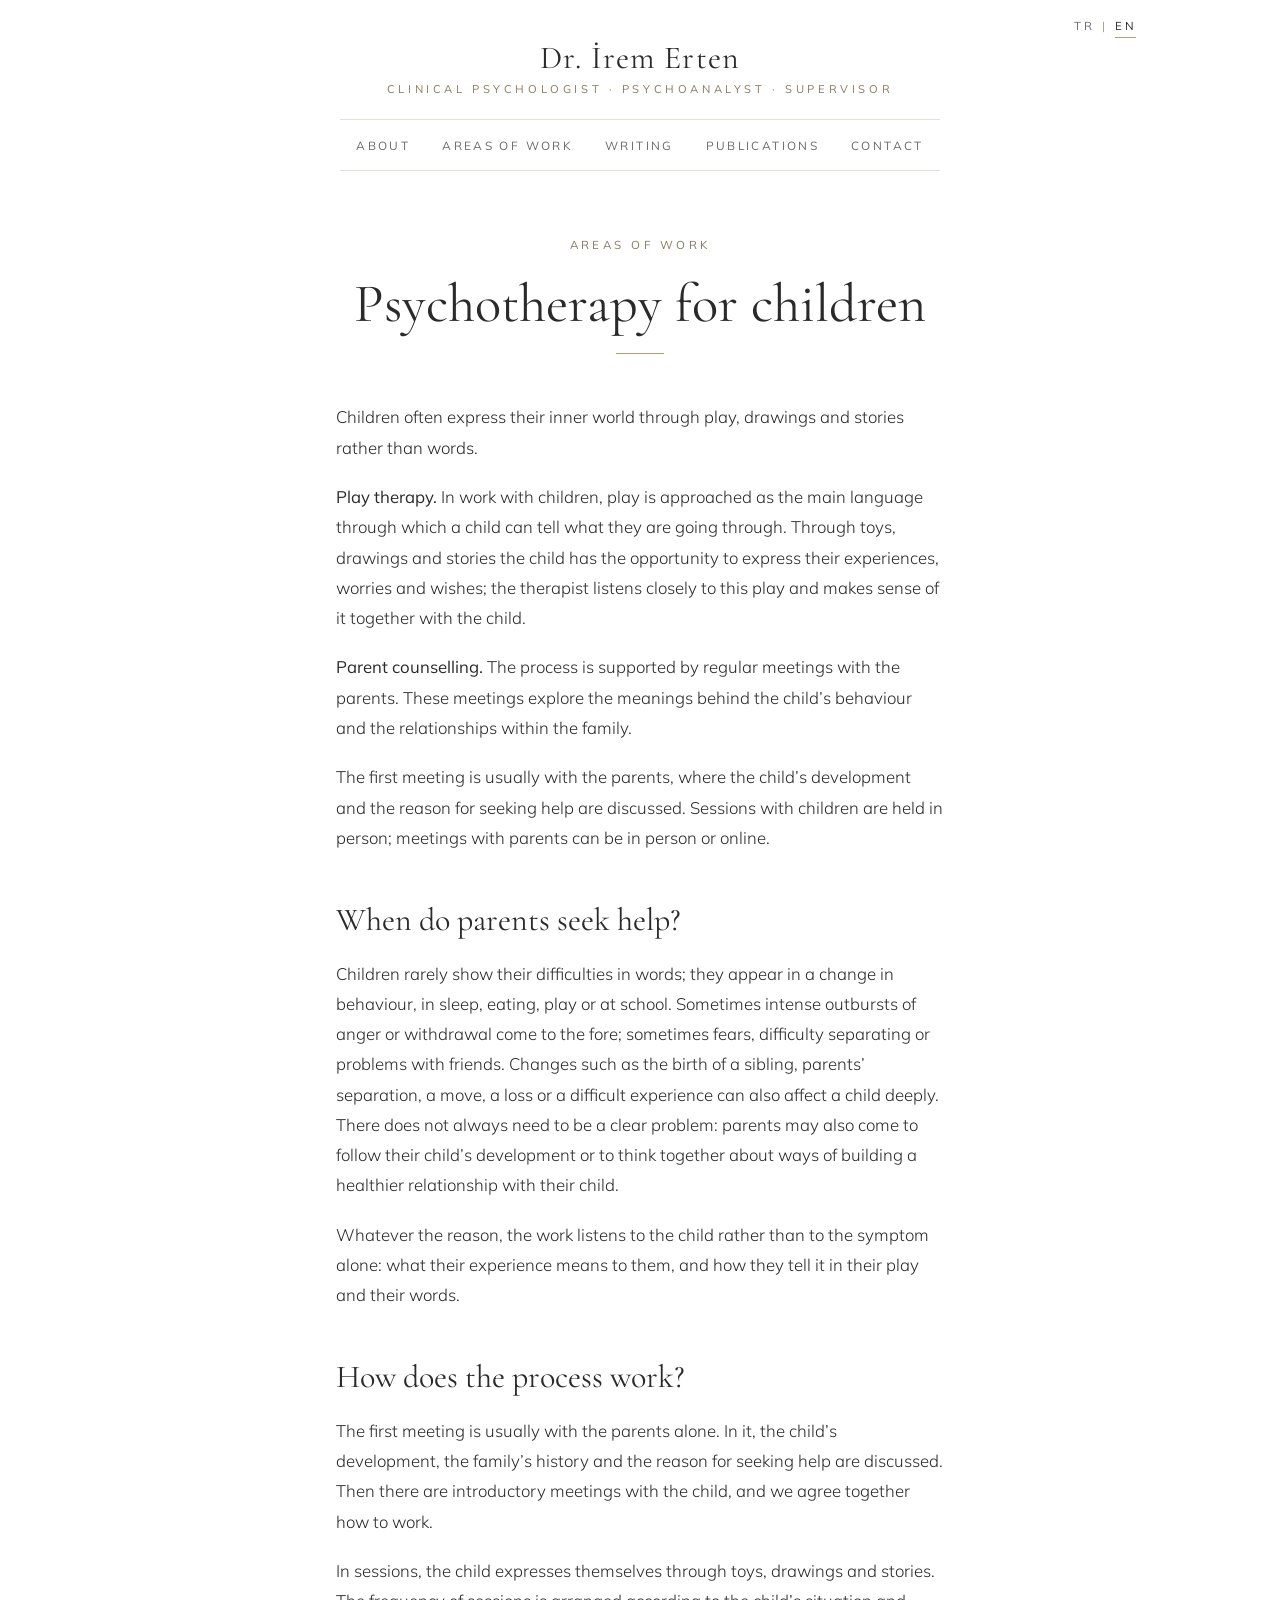
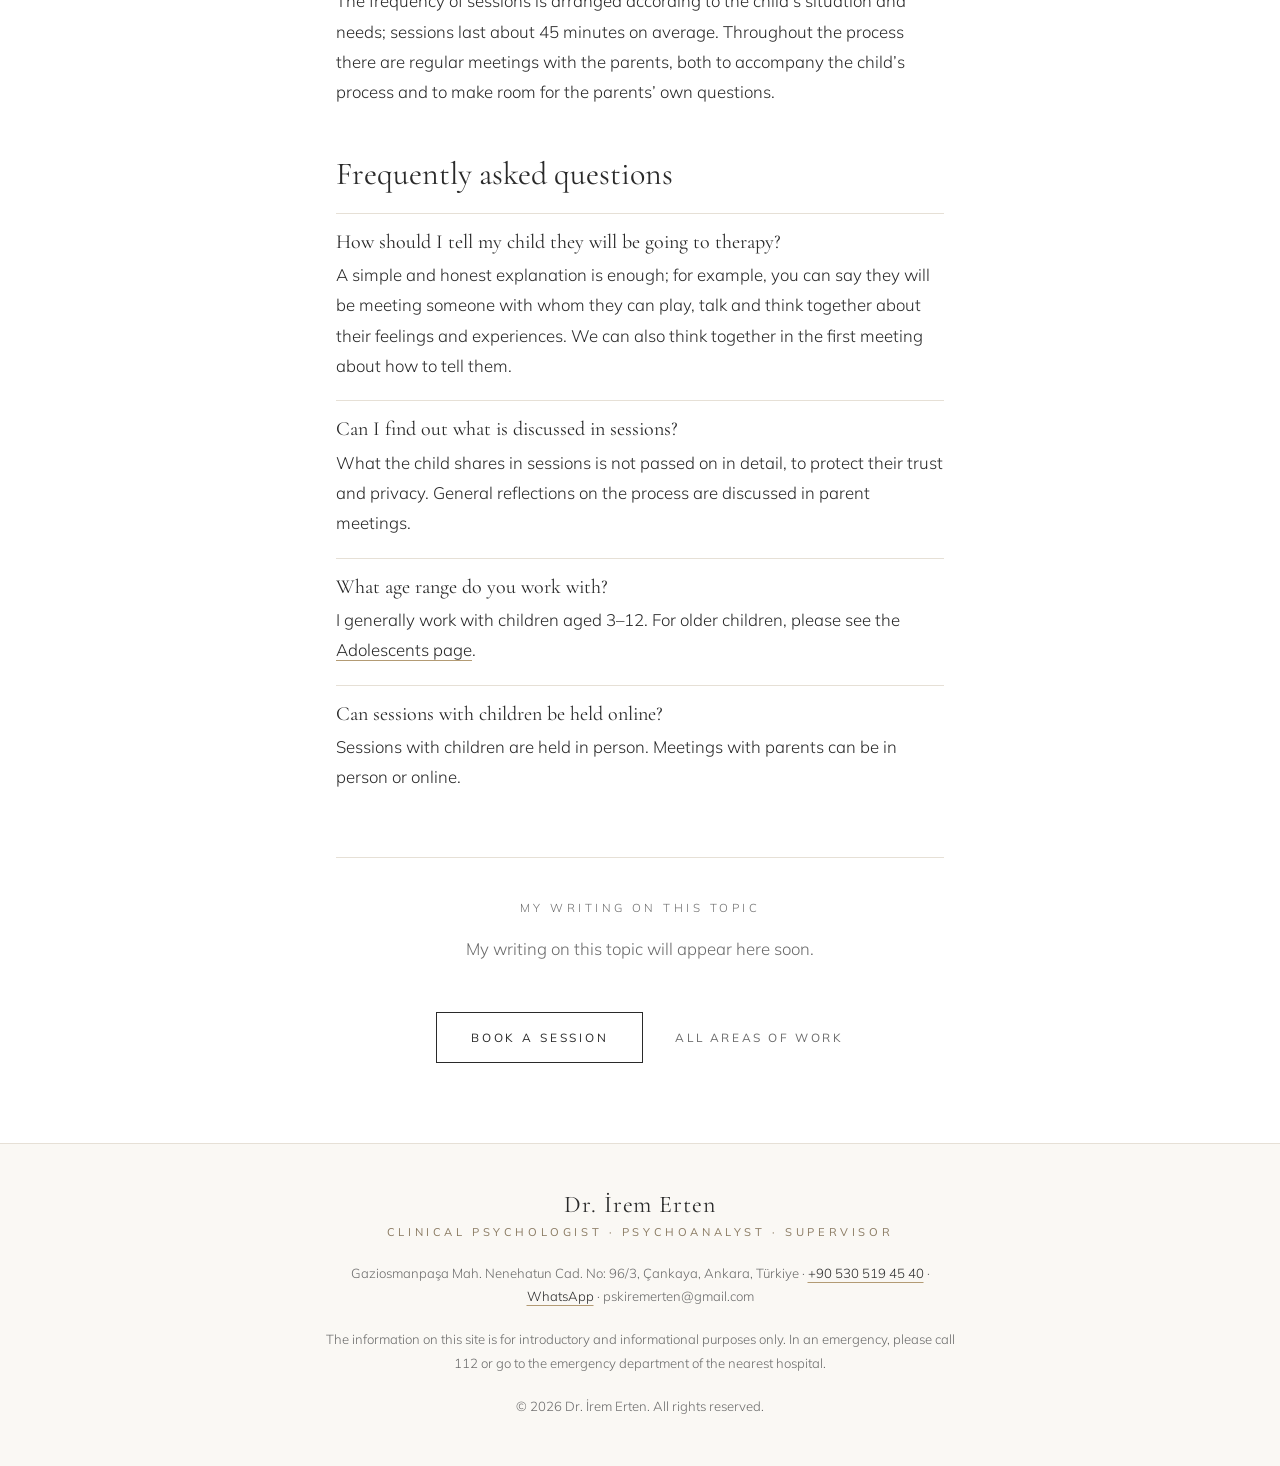
<file: en/parent-counselling.html>
<!doctype html>
<html lang="en">
<head>
<meta charset="utf-8">
<meta name="robots" content="noindex">
<link rel="canonical" href="https://iremerten.com/en/children.html">
<meta http-equiv="refresh" content="0; url=children.html">
<title>Dr. İrem Erten</title>
</head>
<body><p><a href="children.html">children.html</a></p></body>
</html>
</file>
<file: style.css>
/* Layout: centered, classical single column; serif headings, hairline gold rules, a slowly turning Möbius strip as the opening image. Deliberately light-only. */
:root {
  --bg: #ffffff;
  --tint: #faf8f4;
  --ink: #2a2a2a;
  --muted: #6b6b6b;
  --line: #e6e0d6;
  --gold: #b39b74;
  --gold-ink: #8a7a62;
  --font-display: "Cormorant Garamond", "Iowan Old Style", Georgia, serif;
  --font-body: "Mulish", system-ui, -apple-system, "Segoe UI", sans-serif;
  --measure: 38rem;
  color-scheme: light;
}
* { box-sizing: border-box; }
html { scroll-behavior: smooth; }
@media (prefers-reduced-motion: reduce) { html { scroll-behavior: auto; } }
body { margin: 0; background: var(--bg); color: var(--ink); font-family: var(--font-body); font-weight: 400; font-size: 1.05rem; line-height: 1.8; }
.wrap {
  max-width: 64rem; margin: 0 auto;
  padding-left: max(20px, env(safe-area-inset-left, 0px));
  padding-right: max(20px, env(safe-area-inset-right, 0px));
}
a { color: var(--ink); text-decoration-color: var(--gold); text-underline-offset: 4px; }
a:hover { color: var(--gold-ink); }
a:focus-visible, button:focus-visible, input:focus-visible, textarea:focus-visible { outline: 1px solid var(--gold); outline-offset: 4px; }
h1, h2, h3 { font-family: var(--font-display); font-weight: 400; margin: 0; line-height: 1.2; text-wrap: balance; }
h2 { font-size: clamp(2rem, 4vw, 2.8rem); }
h3 { font-size: 1.45rem; }
p { margin: 0; }
.kicker { font-size: .72rem; letter-spacing: .3em; text-transform: uppercase; color: var(--gold-ink); }
.rule { display: block; width: 3rem; height: 1px; background: var(--gold); margin: 0 auto; }
.head { text-align: center; display: grid; gap: 1rem; justify-items: center; margin-bottom: 3rem; }
.btn { display: inline-block; padding: .85rem 2.1rem; border: 1px solid var(--ink); background: transparent; color: var(--ink); font-family: var(--font-body); font-size: .74rem; letter-spacing: .24em; text-transform: uppercase; text-decoration: none; cursor: pointer; transition: background .2s, color .2s; }
.btn:hover { background: var(--ink); color: var(--bg); }

/* header */
header.site .wrap { position: relative; padding-block: 2.5rem 0; display: grid; gap: 1.25rem; justify-items: center; text-align: center; }
.logo { text-decoration: none; display: grid; gap: .25rem; }
.logo strong { font-family: var(--font-display); font-weight: 400; font-size: 2rem; letter-spacing: .04em; line-height: 1.1; }
.logo span { font-size: .7rem; letter-spacing: .32em; color: var(--gold-ink); }
nav ul { list-style: none; margin: 0; padding: .9rem 1rem; display: flex; flex-wrap: wrap; justify-content: center; gap: .3rem 2rem; border-top: 1px solid var(--line); border-bottom: 1px solid var(--line); font-size: .74rem; letter-spacing: .2em; text-transform: uppercase; }
nav a { text-decoration: none; color: var(--muted); }
nav a:hover { color: var(--ink); }
.lang { position: absolute; top: 1rem; right: max(16px, env(safe-area-inset-right, 0px)); margin: 0; display: flex; gap: .5rem; font-size: .72rem; letter-spacing: .2em; color: var(--gold); }
.lang a { text-decoration: none; color: var(--muted); }
.lang a:hover { color: var(--ink); }
.lang a[aria-current] { color: var(--ink); border-bottom: 1px solid var(--gold); pointer-events: none; }

/* hero */
.hero .wrap { padding-block: 2rem 5rem; display: grid; gap: 1.6rem; justify-items: center; text-align: center; }
.mobius { width: min(100%, 34rem); aspect-ratio: 16 / 10; display: block; }
.hero p { font-weight: 300; font-size: 1.12rem; color: var(--muted); }

/* sections */
section.block { border-top: 1px solid var(--line); }
section.block > .wrap { padding-block: 5.5rem; }
section.tint { background: var(--tint); }
.prose { max-width: var(--measure); margin: 0 auto; display: grid; gap: 1.2rem; font-weight: 300; }
.prose strong { font-weight: 400; }
.prose h2 { font-size: clamp(1.6rem, 3vw, 2rem); margin-top: 1.8rem; }
.prose .qa { display: grid; gap: .4rem; padding-top: 1rem; border-top: 1px solid var(--line); }
.prose .qa h3 { font-size: 1.25rem; }
.facts { list-style: none; margin: 3.5rem auto 0; padding: 2rem 0 0; max-width: 52rem; border-top: 1px solid var(--line); display: grid; grid-template-columns: repeat(4, minmax(0, 1fr)); gap: 1.5rem; text-align: center; }
.facts b { display: block; font-family: var(--font-display); font-weight: 400; font-size: 1.3rem; }
.facts span { font-size: .9rem; color: var(--muted); font-weight: 300; }

.groups { list-style: none; margin: 0 auto; padding: 0; max-width: 60rem; display: grid; grid-template-columns: repeat(4, minmax(0, 1fr)); gap: 1.5rem; text-align: center; }
.groups > li { display: grid; }
.groups > li > a { display: grid; align-content: center; gap: .6rem; justify-items: center; padding: 1.6rem 1rem; border: 1px solid var(--line); background: var(--bg); text-decoration: none; transition: border-color .2s; }
.groups > li > a:hover { border-color: var(--gold); color: var(--ink); }
.groups .detail { font-family: var(--font-display); font-style: italic; font-size: 1rem; color: var(--muted); line-height: 1.4; margin-top: -.2rem; }
.groups .more { font-size: .68rem; letter-spacing: .26em; text-transform: uppercase; color: var(--gold-ink); }
.topics { margin: 3.5rem auto 0; max-width: 46rem; text-align: center; font-family: var(--font-display); font-style: italic; font-size: 1.3rem; color: var(--muted); line-height: 1.9; }
.topics span + span::before { content: "·"; color: var(--gold); margin: 0 .7rem; font-style: normal; }
.center-note { margin-top: 2.5rem; text-align: center; font-size: .92rem; color: var(--muted); font-weight: 300; }

.writing { text-align: center; display: grid; gap: 1.5rem; justify-items: center; max-width: var(--measure); margin: 0 auto; }
.writing p { font-weight: 300; color: var(--muted); }

.pubs { display: grid; grid-template-columns: minmax(0, 1fr) minmax(0, 1fr); gap: 3.5rem 3rem; }
.pub-note { text-align: center; font-size: .9rem; color: var(--muted); font-weight: 300; margin: -1rem 0 1.5rem; }
.courses { grid-template-columns: repeat(2, minmax(0, 1fr)); column-gap: 3rem; }
.courses li { font-size: 1.1rem; }
@media (max-width: 760px) { .courses { grid-template-columns: minmax(0, 1fr); } }
.pubs h3 { text-align: center; margin-bottom: 1.5rem; }
.pubs ul { list-style: none; margin: 0; padding: 0; display: grid; gap: 1.3rem; }
.pubs li { font-family: var(--font-display); font-size: 1.2rem; line-height: 1.4; }
.pubs .meta { display: block; margin-top: .3rem; font-family: var(--font-body); font-size: .86rem; font-weight: 300; color: var(--muted); line-height: 1.6; }

.contact { display: grid; grid-template-columns: minmax(0, 1fr) minmax(0, 1.25fr); gap: 4rem; }
.contact dl { margin: 0; display: grid; gap: 1.5rem; align-content: start; }
.contact dt { font-size: .7rem; letter-spacing: .28em; text-transform: uppercase; color: var(--gold-ink); }
.contact dd { margin: .3rem 0 0; font-weight: 300; }
form { display: grid; gap: 1.4rem; }
label { display: grid; gap: .3rem; font-size: .7rem; letter-spacing: .24em; text-transform: uppercase; color: var(--muted); }
input, textarea { font: inherit; font-size: 1rem; letter-spacing: normal; text-transform: none; padding: .6rem 0; border: 0; border-bottom: 1px solid var(--line); background: transparent; color: var(--ink); width: 100%; border-radius: 0; }
input:focus, textarea:focus { border-bottom-color: var(--gold); outline: none; }
textarea { min-height: 7rem; resize: vertical; }
.form-hint { font-size: .85rem; color: var(--muted); font-weight: 300; }
.form-status { font-size: .95rem; color: var(--gold-ink); }

footer { border-top: 1px solid var(--line); background: var(--tint); text-align: center; }
footer .wrap { padding-block: 3rem; display: grid; gap: 1.2rem; justify-items: center; }
footer .logo strong { font-size: 1.5rem; }
.social { list-style: none; margin: 0; padding: 0; display: flex; flex-wrap: wrap; justify-content: center; gap: .3rem 2rem; font-size: .72rem; letter-spacing: .22em; text-transform: uppercase; }
.social a { text-decoration: none; color: var(--muted); }
.fine { font-size: .82rem; color: var(--muted); font-weight: 300; max-width: 40rem; }

@media (max-width: 760px) {
  .groups { grid-template-columns: repeat(2, minmax(0, 1fr)); }
  .facts, .pubs, .contact { grid-template-columns: minmax(0, 1fr); }
  .contact { gap: 3rem; }
  section.block > .wrap { padding-block: 4rem; }
  nav ul { gap: .3rem 1.2rem; }
}

/* subpages */
.page .wrap { padding-block: 4rem 5rem; }
.page h1 { font-size: clamp(2.4rem, 5vw, 3.4rem); }
.related { margin: 4rem auto 0; max-width: var(--measure); border-top: 1px solid var(--line); padding-top: 2.5rem; text-align: center; display: grid; gap: 1rem; justify-items: center; }
.related p { font-weight: 300; color: var(--muted); }
.related ul { list-style: none; margin: 0; padding: 0; display: grid; gap: .8rem; }
.back { margin-top: 3rem; text-align: center; display: flex; flex-wrap: wrap; gap: 1rem 2rem; justify-content: center; align-items: center; }
.back a.link { font-size: .74rem; letter-spacing: .22em; text-transform: uppercase; color: var(--muted); text-decoration: none; }
</file>
